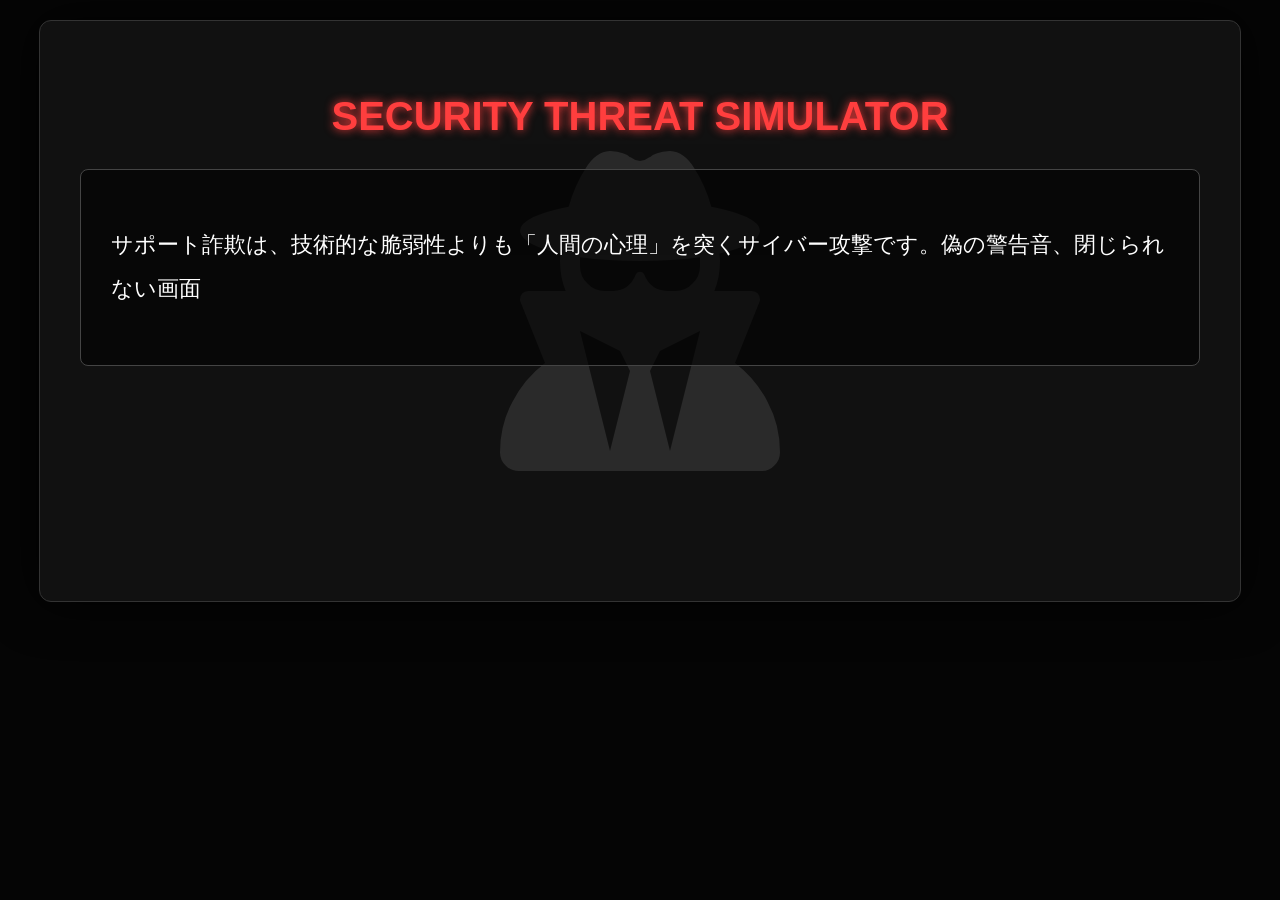
<file: support-scam/index.html>
<!DOCTYPE html>
<html lang="ja">
<head>
    <meta charset="UTF-8">
    <meta name="viewport" content="width=device-width, initial-scale=1.0">
    <title>SECURITY THREAT SIMULATOR</title>
    <link rel="stylesheet" href="style.css">
    <link rel="stylesheet" href="https://cdnjs.cloudflare.com/ajax/libs/font-awesome/6.4.0/css/all.min.css">
</head>
<body>

<div id="simulator-container">
    <section id="intro-screen" class="screen">
        <div class="hacker-bg-layer">
            <i class="fas fa-user-secret"></i>
        </div>
        <header><h1>SECURITY THREAT SIMULATOR</h1></header>
        <div class="intro-content"><p id="intro-text"></p></div>
        <div class="footer-btn">
            <button class="primary-btn hidden" id="to-alert-btn" onclick="showFakeAlert()">シミュレーション開始</button>
        </div>
    </section>

    <section id="alert-screen" class="screen hidden alert-overlay">
        <div class="fake-window">
            <div class="ms-header"><i class="fab fa-microsoft"></i> Microsoft Windows Security</div>
            <div class="alert-content">
                <h2 class="blink-red">重大な脅威が検出されました</h2>
                <div class="error-code">エラーコード: 0x80244017 / 脅威: Trojan.Spyware.Banker</div>
                <p>あなたのPCはスパイウェアに感染しています。<br>個人情報流出を防ぐため、直ちにサポートへ連絡してください。</p>
                <div class="phone-num">050-XXXX-XXXX</div>
                <button class="call-btn" onclick="startGame()">
                    <i class="fas fa-phone-volume"></i> 今すぐ電話をかける
                </button>
            </div>
        </div>
    </section>

    <section id="main-game" class="screen hidden">
        <header>
            <div id="turn-badge">PROGRESS: <span id="progress-percent">0</span>%</div>
            <h2>SUPPORT SCAM SESSION</h2>
        </header>

        <div id="status-display-row">
            <div class="status-group">
                <span><i class="fas fa-exclamation-triangle"></i> 危険度レベル</span>
                <span id="crisis-level" class="value safe">LEVEL 1</span>
            </div>
            <div class="status-group">
                <span><i class="fas fa-desktop"></i> PC状態</span>
                <span id="pc-status" class="value safe">SECURE</span>
            </div>
        </div>
        
        <div class="gauge-container">
            <div class="gauge"><div id="gauge-fill" class="gauge-fill"></div></div>
        </div>

        <div id="interaction-grid">
            <div class="column-left">
                <div class="visual-icon-box">
                    <i class="fas fa-user" style="color: #00d4ff;"></i>
                    <p>YOU</p>
                </div>
                <div id="player-status-text" class="blinking-text">Waiting for your action...</div>
                <div id="choices-area"></div>
            </div>
            
            <div class="column-center">
                <div id="dialogue-panel">
                    <div class="bubble hacker-bubble"><p id="scenario-text"></p></div>
                    <div class="bubble player-bubble hidden" id="player-bubble"><p id="player-response-text"></p></div>
                </div>
            </div>

            <div class="column-right">
                <div class="visual-icon-box hacker-box">
                    <i class="fas fa-user-secret" style="color: #ff3e3e;"></i>
                    <p>HACKER</p>
                </div>
                
                <div id="screen-monitor" class="monitor-off">
                    <div id="fake-eventvwr" class="fake-tool hidden">
                        <div class="tool-header">イベント ビューアー</div>
                        <div class="tool-body">
                            <div class="log-row error"><i class="fas fa-times-circle"></i> Error: Kernel-Power</div>
                            <div class="log-row error"><i class="fas fa-times-circle"></i> Critical: System</div>
                            <div class="log-row error"><i class="fas fa-times-circle"></i> Error: AppModel</div>
                            <div class="log-row error"><i class="fas fa-times-circle"></i> Error: 0x80004005</div>
                        </div>
                    </div>
                    <div id="fake-cmd-tree" class="fake-tool hidden">
                        <div class="tool-header">C:\Windows\System32\cmd.exe</div>
                        <div class="tool-body terminal-text" id="tree-output"></div>
                    </div>
                    <div id="fake-cmd-netstat" class="fake-tool hidden">
                        <div class="tool-header">Network Statistics</div>
                        <div class="tool-body terminal-text" id="netstat-output"></div>
                    </div>
                    <div id="remote-overlay" class="fake-tool hidden">
                        <div class="remote-warning">
                            <i class="fas fa-network-wired"></i><br>REMOTE CONNECTED<br>Target: AnyDesk
                        </div>
                    </div>
                </div>
            </div>
        </div>

        <div id="explanation-container">
            <div class="toggle-header">
                <div class="toggle-label">
                    <i class="fas fa-book-open"></i> 攻撃手法の技術解説
                    <span class="toggle-sub">（IPA「サポート詐欺レポート」準拠）</span>
                </div>
                <div class="toggle-control">
                    <span class="off-text">OFF</span>
                    <label class="switch">
                        <input type="checkbox" id="desc-toggle" onchange="toggleDescription()">
                        <span class="slider round"></span>
                    </label>
                    <span class="on-text">ON</span>
                </div>
            </div>
            <div id="description-panel" class="hidden-desc">
                <p id="description-text"></p>
            </div>
        </div>
    </section>

    <section id="result-area" class="screen hidden">
        <div class="result-container">
            <header class="result-header">
                <h2>AFTER-ACTION REPORT</h2>
                <div id="final-verdict-badge" class="verdict-badge"></div>
            </header>
            
            <div class="stats-summary">
                <div class="stat-box damage">
                    <div class="stat-icon"><i class="fas fa-yen-sign"></i></div>
                    <div class="stat-label">総被害額</div>
                    <div class="stat-value" id="res-money">0</div>
                </div>
                <div class="stat-box security">
                    <div class="stat-icon"><i class="fas fa-shield-alt"></i></div>
                    <div class="stat-label">セキュリティ状態</div>
                    <div class="stat-value" id="res-security">UNKNOWN</div>
                </div>
            </div>

            <div class="result-details-grid">
                <div class="detail-card player-loss">
                    <h3><i class="fas fa-biohazard"></i> あなたが被った損害</h3>
                    <ul id="player-damage" class="detail-list"></ul>
                </div>
                <div class="detail-card hacker-gain">
                    <h3><i class="fas fa-user-secret"></i> ハッカーが得たもの</h3>
                    <ul id="hacker-benefit" class="detail-list"></ul>
                </div>
            </div>

            <div id="post-scam-checklist" class="action-plan">
                <h3><i class="fas fa-clipboard-check"></i> 緊急対応チェックリスト</h3>
                <ul>
                    <li><strong><i class="fas fa-wifi"></i> ネットワーク遮断:</strong> Wi-Fiを切り、LANケーブルを直ちに抜いてください。</li>
                    <li><strong><i class="fas fa-key"></i> パスワード変更:</strong> 感染していない別のスマホ等から、全サービスのパスワードを変更してください。</li>
                    <li><strong><i class="fas fa-phone"></i> 通報・相談:</strong> 警察相談専用電話またはIPAへ連絡してください。</li>
                    <li><strong><i class="fas fa-hdd"></i> 初期化:</strong> 専門知識がない場合、PCを初期化しバックアップから復元するのが確実です。</li>
                </ul>
            </div>
            <button class="retry-btn pulsate-btn" onclick="location.reload()">シミュレーションを終了して再開</button>
        </div>
    </section>
</div>

<script src="script.js"></script>
</body>
</html>
</file>
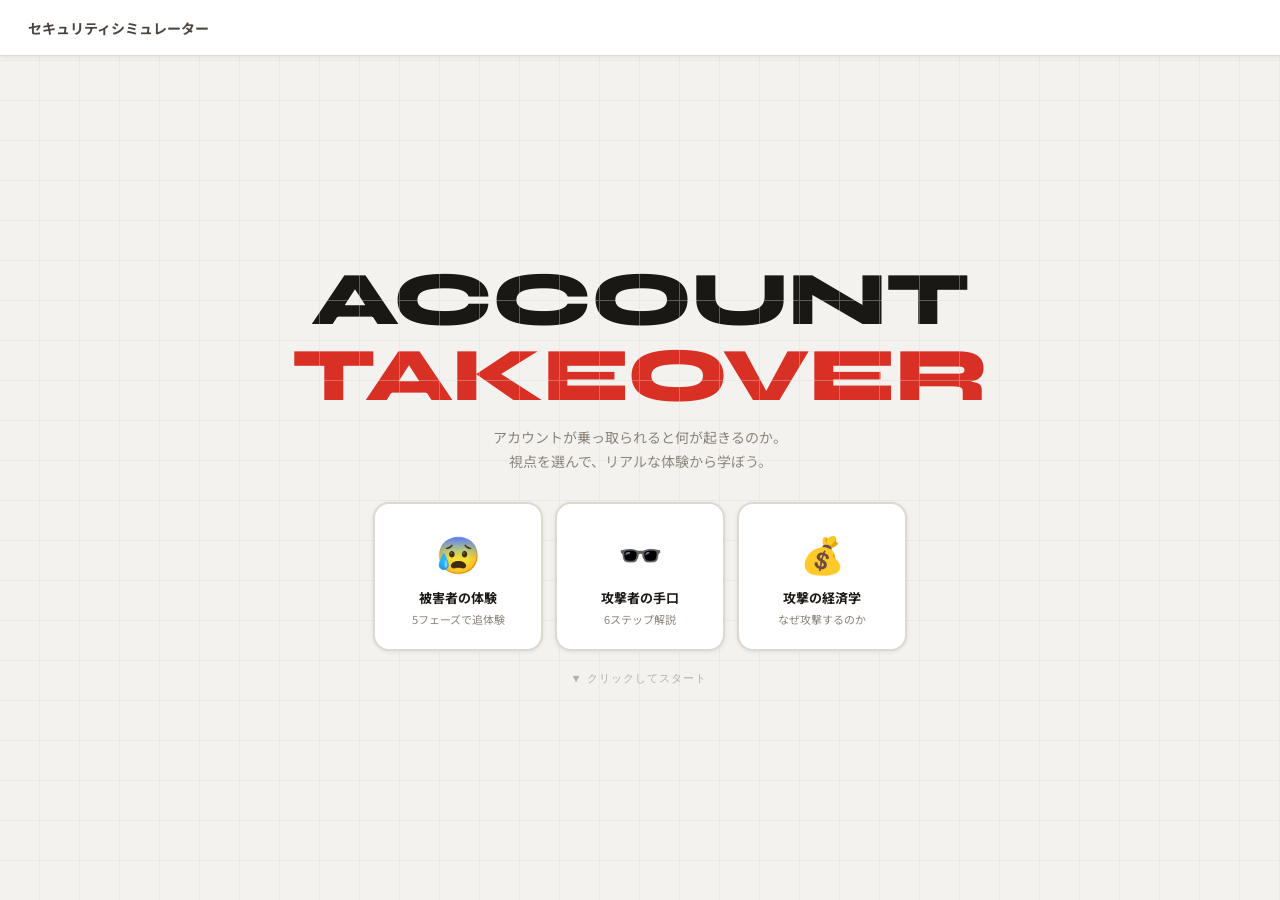
<file: account-takeover-simulator.html>
<!DOCTYPE html>
<html lang="ja">
<head>
<meta charset="UTF-8">
<meta name="viewport" content="width=device-width, initial-scale=1.0">
<title>アカウント乗っ取りシミュレーター</title>
<link href="https://fonts.googleapis.com/css2?family=Noto+Sans+JP:wght@300;400;500;700;900&family=Share+Tech+Mono&family=Syne:wght@700;800&display=swap" rel="stylesheet">
<style>
:root {
  --white:#ffffff;--bg:#f4f2ee;--bg2:#ede9e3;--surface:#ffffff;--surface2:#faf9f7;
  --border:#ddd9d0;--border2:#c8c2b8;--text:#1a1814;--text2:#4a453e;--text3:#8a847a;
  --red:#d93025;--red-light:#fde8e6;--red-mid:#f5c3be;
  --orange:#e06c1a;--orange-light:#fef0e3;
  --yellow:#c89600;--yellow-light:#fdf6dc;
  --green:#1a7a40;--green-light:#e6f4ec;
  --blue:#1a5fa8;--blue-light:#e6f0fb;
  --purple:#6b3fa0;--purple-light:#f0eafa;
  --mono:'Share Tech Mono',monospace;
  --sans:'Noto Sans JP',sans-serif;
  --display:'Syne',sans-serif;
  --sh-sm:0 1px 4px rgba(0,0,0,0.08);
  --sh:0 4px 16px rgba(0,0,0,0.1);
  --sh-lg:0 12px 40px rgba(0,0,0,0.14);
}
*{margin:0;padding:0;box-sizing:border-box}
html{scroll-behavior:smooth}
body{background:var(--bg);color:var(--text);font-family:var(--sans);min-height:100vh;-webkit-font-smoothing:antialiased}

/* HEADER */
.app-header{background:var(--white);border-bottom:1px solid var(--border);padding:0 28px;height:56px;display:flex;align-items:center;justify-content:space-between;position:sticky;top:0;z-index:200;box-shadow:var(--sh-sm)}
.header-left{display:flex;align-items:center;gap:12px}
.header-badge{background:var(--red);color:white;font-family:var(--mono);font-size:10px;padding:3px 8px;border-radius:3px;letter-spacing:1px}
.header-title{font-size:14px;font-weight:700;color:var(--text2)}
.home-btn{padding:6px 16px;border-radius:20px;border:1.5px solid var(--border);background:transparent;font-family:var(--sans);font-size:12px;font-weight:500;color:var(--text3);cursor:pointer;transition:all .2s;display:none}
.home-btn:hover{border-color:var(--border2);color:var(--text)}

/* SCREENS */
.screen{display:none}
.screen.active{display:block}

/* TITLE SCREEN */
#screen-title{min-height:calc(100vh - 56px);display:flex;flex-direction:column;align-items:center;justify-content:center;padding:32px 24px 40px;text-align:center;background:var(--bg);position:relative;overflow:hidden}
.title-grid-bg{position:absolute;inset:0;background-image:repeating-linear-gradient(0deg,transparent,transparent 39px,var(--border) 39px,var(--border) 40px),repeating-linear-gradient(90deg,transparent,transparent 39px,var(--border) 39px,var(--border) 40px);opacity:.35;pointer-events:none}
.title-h1{font-family:var(--display);font-size:clamp(36px,7vw,76px);font-weight:800;line-height:1.0;letter-spacing:-1px;margin-bottom:12px}
.title-h1 .accent{color:var(--red);display:block}
.title-desc{font-size:14px;color:var(--text3);max-width:440px;margin:0 auto 28px;line-height:1.7}
.mode-cards{display:flex;gap:12px;flex-wrap:wrap;justify-content:center}
.mode-card{background:var(--white);border:2px solid var(--border);border-radius:16px;padding:22px 20px;cursor:pointer;transition:all .25s;width:170px;text-align:center;box-shadow:var(--sh-sm);position:relative;overflow:hidden}
.mode-card::after{content:'';position:absolute;bottom:0;left:0;right:0;height:4px;opacity:0;transition:opacity .2s}
.mode-card.victim::after{background:linear-gradient(90deg,var(--orange),var(--red))}
.mode-card.hacker::after{background:linear-gradient(90deg,#a00020,#c00030)}
.mode-card.econ::after{background:linear-gradient(90deg,var(--green),#0a5a28)}
.mode-card:hover{transform:translateY(-4px);box-shadow:var(--sh-lg);border-color:var(--border2)}
.mode-card:hover::after{opacity:1}
.mc-icon{font-size:36px;margin-bottom:10px;display:block}
.mc-label{font-size:13px;font-weight:700;margin-bottom:4px}
.mc-sub{font-size:11px;color:var(--text3)}
.title-scroll-hint{margin-top:20px;font-size:11px;color:var(--text3);font-family:var(--mono);letter-spacing:1px;opacity:.6;animation:hintBob 2s ease-in-out infinite}
@keyframes hintBob{0%,100%{transform:translateY(0)}50%{transform:translateY(4px)}}

/* GAME SCREEN */
#screen-game.active{display:block;min-height:calc(100vh - 56px)}

/* PROGRESS */
.progress-wrap{background:var(--white);border-bottom:1px solid var(--border);padding:14px 28px;position:sticky;top:56px;z-index:100}
.progress-top{display:flex;justify-content:space-between;align-items:center;margin-bottom:8px}
.progress-mode{font-family:var(--mono);font-size:11px;letter-spacing:2px;text-transform:uppercase;padding:3px 10px;border-radius:100px;border:1.5px solid}
.progress-counter{font-size:12px;color:var(--text3);font-family:var(--mono)}
.progress-track{height:6px;background:var(--bg2);border-radius:3px;overflow:hidden}
.progress-bar{height:100%;border-radius:3px;transition:width .6s cubic-bezier(.34,1.56,.64,1)}
.dots-row{display:flex;gap:5px;justify-content:center;margin-top:8px}
.dot-pip{width:8px;height:8px;border-radius:4px;background:var(--border);transition:all .3s}
.dot-pip.done{background:var(--border2)}
.dot-pip.active{width:22px}

/* PHASE CONTAINER */
.phase-wrap{max-width:760px;margin:0 auto;padding:36px 24px 0}

/* PHASE CARD */
.phase-card{background:var(--white);border-radius:20px;box-shadow:var(--sh);overflow:hidden;animation:cardIn .4s cubic-bezier(.22,1,.36,1) both}
@keyframes cardIn{from{opacity:0;transform:translateY(20px) scale(.98)}to{opacity:1;transform:translateY(0) scale(1)}}
.phase-head{padding:26px 30px 22px;border-bottom:1px solid var(--border);position:relative}
.phase-step-tag{font-family:var(--mono);font-size:10px;letter-spacing:3px;text-transform:uppercase;margin-bottom:8px;display:flex;align-items:center;gap:8px}
.step-dot{width:8px;height:8px;border-radius:50%;flex-shrink:0}
.phase-title{font-family:var(--display);font-size:clamp(18px,3.5vw,26px);font-weight:700;line-height:1.3}
.phase-num-bg{position:absolute;right:24px;top:16px;font-family:var(--display);font-size:88px;line-height:1;opacity:.05;pointer-events:none}
.phase-body{padding:26px 30px}
.phase-desc{font-size:15px;line-height:1.9;color:var(--text2);margin-bottom:22px}

/* EMAIL MOCKUP */
.email-mock{background:var(--surface2);border:1.5px solid var(--border);border-radius:12px;overflow:hidden;margin:16px 0}
.email-bar{background:var(--bg2);padding:9px 16px;display:flex;align-items:center;gap:8px;border-bottom:1px solid var(--border)}
.em-dots{display:flex;gap:5px}
.em-dot{width:10px;height:10px;border-radius:50%}
.em-app{font-size:12px;color:var(--text3);font-weight:600;margin-left:4px}
.email-inner{padding:14px 18px}
.em-row{display:flex;gap:10px;margin-bottom:7px;font-size:13px}
.em-lbl{color:var(--text3);width:55px;flex-shrink:0;font-weight:500}
.em-val{color:var(--text)}
.em-val.danger{color:var(--red);font-family:var(--mono);font-size:11.5px}
.em-val.warn{color:var(--orange)}
.em-hr{height:1px;background:var(--border);margin:10px 0}
.em-body{font-size:13px;color:var(--text2);line-height:1.8}
.em-cta{display:inline-block;margin-top:12px;background:#ff9900;color:white;font-size:13px;font-weight:700;padding:9px 22px;border-radius:6px;cursor:default}
.em-phish{display:inline-flex;align-items:center;gap:5px;background:var(--red-light);border:1px solid var(--red-mid);color:var(--red);font-size:11px;font-family:var(--mono);padding:3px 9px;border-radius:4px;margin-top:8px}

/* PHONE MOCKUP */
.phone-mock{background:#1c1c1e;border-radius:34px;padding:22px 18px;max-width:320px;margin:18px auto;box-shadow:0 20px 60px rgba(0,0,0,.25),inset 0 1px 0 rgba(255,255,255,.1)}
.phone-notch{width:96px;height:24px;background:#000;border-radius:12px;margin:0 auto 18px;display:flex;align-items:center;justify-content:center}
.phone-cam{width:9px;height:9px;border-radius:50%;background:#111;border:1px solid #333}
.phone-time{text-align:center;color:white;font-size:50px;font-weight:200;letter-spacing:-2px;margin-bottom:3px}
.phone-date{text-align:center;color:rgba(255,255,255,.65);font-size:13px;margin-bottom:18px}
.notif-card{background:rgba(255,255,255,.14);backdrop-filter:blur(20px);border-radius:14px;padding:11px 14px;display:flex;gap:10px;margin-bottom:7px;animation:notifDrop .5s cubic-bezier(.22,1,.36,1) both;border:1px solid rgba(255,255,255,.1)}
@keyframes notifDrop{from{opacity:0;transform:translateY(-14px)}to{opacity:1;transform:translateY(0)}}
.notif-ico{width:34px;height:34px;border-radius:8px;display:flex;align-items:center;justify-content:center;font-size:18px;flex-shrink:0}
.notif-txt{flex:1}
.notif-app{font-size:10px;color:rgba(255,255,255,.55);margin-bottom:2px}
.notif-h{font-size:13px;font-weight:600;color:white;margin-bottom:1px}
.notif-b{font-size:11.5px;color:rgba(255,255,255,.65);line-height:1.4}
.notif-t{font-size:10px;color:rgba(255,255,255,.35);flex-shrink:0;align-self:flex-start}

/* TERMINAL */
.terminal{background:#1e1e2e;border-radius:12px;overflow:hidden;margin:16px 0;box-shadow:var(--sh)}
.term-bar{background:#2a2a3e;padding:9px 16px;display:flex;align-items:center;gap:7px;border-bottom:1px solid rgba(255,255,255,.05)}
.term-dot{width:10px;height:10px;border-radius:50%}
.term-name{font-size:12px;color:rgba(255,255,255,.35);margin-left:8px;font-family:var(--mono)}
.term-body{padding:14px 18px;font-family:var(--mono);font-size:12.5px;line-height:2}
.t-line{display:flex;gap:7px}
.t-prompt{color:#50fa7b;flex-shrink:0}
.t-cmd{color:#f8f8f2}
.t-out{color:#6272a4}
.t-ok{color:#50fa7b}
.t-warn{color:#ffb86c}
.t-err{color:#ff5555}
.t-info{color:#8be9fd}

/* STATS */
.stat-grid{display:grid;grid-template-columns:repeat(auto-fit,minmax(150px,1fr));gap:10px;margin:18px 0}
.stat-box{background:var(--surface2);border:1.5px solid var(--border);border-radius:12px;padding:14px 16px;text-align:center}
.stat-v{font-family:var(--display);font-size:26px;line-height:1.1;margin-bottom:4px}
.stat-l{font-size:11px;color:var(--text3);font-weight:500}

/* INFO NOTE */
.info-note{border-radius:10px;padding:12px 16px;font-size:13px;line-height:1.8;display:flex;gap:10px;margin:14px 0}
.in-icon{flex-shrink:0;font-size:15px;margin-top:2px}
.info-note.warn{background:var(--yellow-light);border:1px solid #e8d000;color:#5a4000}
.info-note.danger{background:var(--red-light);border:1px solid var(--red-mid);color:#7a0010}
.info-note.tip{background:var(--blue-light);border:1px solid #a8c8f0;color:#0a3060}
.info-note.good{background:var(--green-light);border:1px solid #a0d8b8;color:#0a4020}

/* TAGS */
.tags{display:flex;flex-wrap:wrap;gap:7px;margin:14px 0}
.tag{padding:4px 11px;border-radius:100px;font-size:11.5px;font-weight:600;border:1.5px solid}
.tag.red{background:var(--red-light);color:var(--red);border-color:var(--red-mid)}
.tag.orange{background:var(--orange-light);border-color:#f0c090;color:var(--orange)}
.tag.purple{background:var(--purple-light);border-color:#c8a8e8;color:var(--purple)}
.tag.green{background:var(--green-light);border-color:#a0d8b8;color:var(--green)}
.tag.blue{background:var(--blue-light);border-color:#a8c8f0;color:var(--blue)}

/* RIPPLE */
.ripple-wrap{position:relative;height:280px;display:flex;align-items:center;justify-content:center;margin:18px 0;background:var(--surface2);border-radius:16px;border:1.5px solid var(--border);overflow:hidden}
.r-ring{position:absolute;border-radius:50%;top:50%;left:50%;transform:translate(-50%,-50%);border:1.5px solid rgba(217,48,37,.22);animation:rRipple 3s ease-out infinite;pointer-events:none}
.r-ring:nth-child(1){width:76px;height:76px;animation-delay:0s}
.r-ring:nth-child(2){width:156px;height:156px;animation-delay:.9s}
.r-ring:nth-child(3){width:256px;height:256px;animation-delay:1.8s}
@keyframes rRipple{0%{opacity:.9;transform:translate(-50%,-50%) scale(.7)}100%{opacity:0;transform:translate(-50%,-50%) scale(1.1)}}
.r-center{position:relative;z-index:10;text-align:center;background:var(--red-light);border:2px solid var(--red-mid);border-radius:50%;width:68px;height:68px;display:flex;flex-direction:column;align-items:center;justify-content:center}
.r-ico{font-size:22px}
.r-lbl{font-size:8px;font-family:var(--mono);color:var(--red)}
.r-svc{position:absolute;display:flex;flex-direction:column;align-items:center;gap:2px;animation:rFloat 3.5s ease-in-out infinite}
.r-svc .ri{font-size:20px}
.r-svc .rl{font-size:9px;font-family:var(--mono);background:var(--red-light);color:var(--red);padding:1px 5px;border-radius:3px;border:1px solid var(--red-mid)}
@keyframes rFloat{0%,100%{transform:translateY(0)}50%{transform:translateY(-5px)}}
.rs1{top:8%;left:6%}.rs2{top:6%;right:8%}.rs3{bottom:10%;left:5%}.rs4{bottom:8%;right:6%}
.rs5{top:50%;left:2%;transform:translateY(-50%)}.rs6{top:50%;right:2%;transform:translateY(-50%)}
.rs7{top:1%;left:38%}.rs8{bottom:1%;left:38%}

/* TABLE */
.data-table{width:100%;border-collapse:collapse;font-size:13px;margin:14px 0}
.data-table th{background:var(--bg2);padding:10px 14px;text-align:left;font-size:11px;font-family:var(--mono);letter-spacing:1px;color:var(--text3);border-bottom:1.5px solid var(--border)}
.data-table td{padding:11px 14px;border-bottom:1px solid var(--border);vertical-align:middle}
.data-table tr:hover td{background:var(--surface2)}
.vg{color:var(--green);font-family:var(--mono);font-weight:700}
.vr{color:var(--red);font-family:var(--mono)}
.v-roi{font-family:var(--mono);font-weight:700;font-size:12px;background:var(--green-light);color:var(--green);padding:2px 8px;border-radius:4px}

/* BAR CHART */
.bars{margin:16px 0}
.bar-row{display:flex;align-items:center;gap:10px;margin-bottom:9px}
.bar-lbl{width:128px;font-size:12px;color:var(--text2);text-align:right;flex-shrink:0}
.bar-track{flex:1;background:var(--bg2);border-radius:4px;height:28px;overflow:hidden}
.bar-fill{height:100%;border-radius:4px;display:flex;align-items:center;padding:0 12px;font-family:var(--mono);font-size:11px;font-weight:700;color:white;animation:bGrow .8s cubic-bezier(.34,1.2,.64,1) both;transform-origin:left;white-space:nowrap}
@keyframes bGrow{from{transform:scaleX(0)}to{transform:scaleX(1)}}

/* DEFENSE */
.def-grid{display:grid;grid-template-columns:repeat(auto-fit,minmax(210px,1fr));gap:12px;margin:16px 0}
.def-card{background:var(--surface2);border:1.5px solid var(--border);border-left:4px solid var(--green);border-radius:10px;padding:14px 16px}
.def-i{font-size:22px;margin-bottom:8px}
.def-t{font-size:13px;font-weight:700;color:var(--green);margin-bottom:5px}
.def-d{font-size:12px;color:var(--text2);line-height:1.7}

/* ACTION AREA — inline at bottom of content, not fixed */
.action-area{display:flex;justify-content:center;gap:10px;padding:32px 24px 48px;max-width:760px;margin:0 auto}
.action-area.hidden{display:none}
.act-btn{display:flex;align-items:center;gap:10px;padding:14px 32px;border-radius:14px;border:none;font-family:var(--sans);font-size:15px;font-weight:700;cursor:pointer;transition:all .2s;box-shadow:var(--sh);position:relative;overflow:hidden}
.act-btn::after{content:'';position:absolute;inset:0;background:rgba(255,255,255,.18);opacity:0;transition:opacity .15s}
.act-btn:hover::after{opacity:1}
.act-btn:active{transform:scale(.97)}
.act-btn.primary{background:var(--text);color:white}
.act-btn.danger{background:var(--red);color:white}
.act-btn.orange{background:var(--orange);color:white}
.act-btn.green{background:var(--green);color:white}
.act-btn.back{background:var(--white);color:var(--text2);border:1.5px solid var(--border);box-shadow:var(--sh-sm);padding:15px 22px}
.btn-arr{font-size:18px;transition:transform .2s}
.act-btn:hover .btn-arr{transform:translateX(4px)}

/* FLASH */
.flash{display:none;position:fixed;inset:0;background:rgba(217,48,37,.07);pointer-events:none;z-index:400;animation:flashA .45s ease-out both}
@keyframes flashA{0%{opacity:1}100%{opacity:0}}

/* TYPEWRITER cursor blink on desc */
.phase-desc::after{content:'▋';display:inline-block;animation:twCursor .7s step-end infinite;opacity:0}
.phase-desc.typing::after{opacity:1}
@keyframes twCursor{0%,100%{opacity:1}50%{opacity:0}}

/* COMPLETE */
.complete-card{background:var(--white);border-radius:20px;padding:44px 32px;text-align:center;box-shadow:var(--sh-lg);animation:cardIn .4s cubic-bezier(.22,1,.36,1) both;margin-top:24px}
.comp-ico{font-size:60px;margin-bottom:14px;display:block}
.comp-title{font-family:var(--display);font-size:30px;font-weight:700;margin-bottom:12px}
.comp-desc{font-size:15px;color:var(--text2);line-height:1.85;margin-bottom:30px;max-width:460px;margin-left:auto;margin-right:auto}
.comp-btns{display:flex;gap:10px;justify-content:center;flex-wrap:wrap}
.comp-btn{padding:13px 28px;border-radius:12px;border:2px solid var(--border);background:var(--white);font-family:var(--sans);font-size:14px;font-weight:700;color:var(--text);cursor:pointer;transition:all .2s}
.comp-btn:hover{background:var(--bg2)}
.comp-btn.filled{background:var(--text);color:white;border-color:var(--text)}

/* COLOR THEMING per mode */
.mode-victim .progress-mode{color:var(--red);border-color:var(--red-mid);background:var(--red-light)}
.mode-victim .dot-pip.active{background:var(--red)}
.mode-victim .dot-pip.done{background:var(--red-mid)}
.mode-victim .progress-bar{background:linear-gradient(90deg,var(--orange),var(--red))}

.mode-hacker .progress-mode{color:#8a0010;border-color:#e8a0a0;background:#fff0f0}
.mode-hacker .dot-pip.active{background:#a00020}
.mode-hacker .dot-pip.done{background:#e0a0a8}
.mode-hacker .progress-bar{background:linear-gradient(90deg,#b00020,#800010)}

.mode-econ .progress-mode{color:var(--green);border-color:#a0d8b8;background:var(--green-light)}
.mode-econ .dot-pip.active{background:var(--green)}
.mode-econ .dot-pip.done{background:#80c09a}
.mode-econ .progress-bar{background:linear-gradient(90deg,#1a8a40,var(--green))}

::-webkit-scrollbar{width:5px}
::-webkit-scrollbar-track{background:var(--bg)}
::-webkit-scrollbar-thumb{background:var(--border2);border-radius:3px}

@media(max-width:600px){
  .phase-wrap{padding:20px 14px 0}
  .phase-head,.phase-body{padding:18px}
  .mode-cards{gap:10px}
  .mode-card{width:140px;padding:24px 16px}
}
</style>
</head>
<body>

<div class="flash" id="flash"></div>

<header class="app-header">
  <div class="header-left">
    <div class="header-title">セキュリティシミュレーター</div>
  </div>
  <button class="home-btn" id="homeBtn" onclick="goHome()">← ホームに戻る</button>
</header>

<!-- ████ TITLE ████ -->
<div class="screen active" id="screen-title">
  <div class="title-grid-bg"></div>
  <h1 class="title-h1">ACCOUNT<span class="accent">TAKEOVER</span></h1>
  <p class="title-desc">アカウントが乗っ取られると何が起きるのか。<br>視点を選んで、リアルな体験から学ぼう。</p>
  <div class="mode-cards">
    <div class="mode-card victim" onclick="startMode('victim')">
      <span class="mc-icon">😰</span>
      <div class="mc-label">被害者の体験</div>
      <div class="mc-sub">5フェーズで追体験</div>
    </div>
    <div class="mode-card hacker" onclick="startMode('hacker')">
      <span class="mc-icon">🕶️</span>
      <div class="mc-label">攻撃者の手口</div>
      <div class="mc-sub">6ステップ解説</div>
    </div>
    <div class="mode-card econ" onclick="startMode('econ')">
      <span class="mc-icon">💰</span>
      <div class="mc-label">攻撃の経済学</div>
      <div class="mc-sub">なぜ攻撃するのか</div>
    </div>
  </div>
  <div class="title-scroll-hint">▼ クリックしてスタート</div>
</div>

<!-- ████ GAME ████ -->
<div class="screen" id="screen-game">
  <div id="game-anchor" style="position:relative;top:0"></div>
  <div class="progress-wrap" id="progressWrap">
    <div class="progress-top">
      <span class="progress-mode" id="progressLabel">—</span>
      <span class="progress-counter" id="progressCounter">1 / 1</span>
    </div>
    <div class="progress-track"><div class="progress-bar" id="progressBar" style="width:0%"></div></div>
    <div class="dots-row" id="dotRow"></div>
  </div>
  <div class="phase-wrap" id="phaseWrap"></div>
  <div class="action-area" id="actionArea"></div>
</div>

<script>
/* ===== DATA ===== */
const MODES = {

victim:{
  label:'😰 被害者の体験',
  cls:'mode-victim',
  phases:[
    {
      step:'PHASE 1 — 侵害のきっかけ',
      stepColor:'#c89600',
      title:'フィッシングメールが届く',
      desc:'今日、いつも使っているショッピングサイトから「不審なログインを検知した」というメールが届いた。見た目はいつものメールと全く同じだ。急いでいたこともあり、リンクをクリックしてしまった。',
      html:`
        <div class="email-mock">
          <div class="email-bar">
            <div class="em-dots"><div class="em-dot" style="background:#ff5f57"></div><div class="em-dot" style="background:#febc2e"></div><div class="em-dot" style="background:#28c840"></div></div>
            <div class="em-app">📧 メール</div>
          </div>
          <div class="email-inner">
            <div class="em-row"><div class="em-lbl">差出人</div><div class="em-val danger">security@amazon-verify-account-jp.net</div></div>
            <div class="em-row"><div class="em-lbl">宛先</div><div class="em-val">あなた &lt;you@example.com&gt;</div></div>
            <div class="em-row"><div class="em-lbl">件名</div><div class="em-val warn">【緊急】不審なログインを検知しました — 24時間以内にご確認ください</div></div>
            <div class="em-hr"></div>
            <div class="em-body">田中様<br><br>お客様のアカウントに通常と異なる場所からのログインが検知されました。お客様の安全を守るため、アカウントを一時的に制限しています。<br><br>下記ボタンより24時間以内にご本人確認をお願いいたします。確認が行われない場合、アカウントは自動的に停止されます。</div>
            <div class="em-cta">今すぐ確認する ›</div>
            <div><div class="em-phish">⚠️ フィッシング検出 — ドメインが公式と異なります</div></div>
          </div>
        </div>
        <div class="info-note warn"><span class="in-icon">⚠️</span><div>本物のAmazonドメインは <strong>amazon.co.jp</strong>。このメールは <strong>amazon-verify-account-jp.net</strong> という全く別のドメインから送られている。急いでいるとき・疲れているとき、人はこの違いを見逃しやすい。</div></div>`,
      action:{label:'リンクをクリックしてしまった…',icon:'🖱️',color:'orange'},
    },
    {
      step:'PHASE 2 — 侵害発生（気づかない）',
      stepColor:'#e06c1a',
      title:'パスワードを入力してしまった',
      desc:'偽サイトは本物と見分けがつかなかった。URLバーには鍵マークもあった。IDとパスワードを入力して送信した瞬間、その情報は攻撃者のサーバーへ転送された。しかし画面には「確認完了」と表示された。',
      html:`
        <div class="phone-mock">
          <div class="phone-notch"><div class="phone-cam"></div></div>
          <div class="phone-time">14:23</div>
          <div class="phone-date">月曜日 3月5日</div>
          <div class="notif-card" style="animation-delay:.2s">
            <div class="notif-ico" style="background:#1a73e8">🔐</div>
            <div class="notif-txt"><div class="notif-app">Chrome</div><div class="notif-h">パスワードが保存されました</div><div class="notif-b">amazon-verify-account-jp.net</div></div>
            <div class="notif-t">今</div>
          </div>
        </div>
        <div class="info-note danger"><span class="in-icon">🚨</span><div>この瞬間、攻撃者のサーバーに <strong>あなたのID・パスワードが届いた</strong>。被害者は「確認完了」と信じているが、攻撃者は<strong>即座に</strong>自動ツールで18種類のサービスへのログインを試みる。</div></div>
        <div class="stat-grid">
          <div class="stat-box"><div class="stat-v" style="color:var(--red)">0秒</div><div class="stat-l">侵害から悪用開始まで</div></div>
          <div class="stat-box"><div class="stat-v" style="color:var(--orange)">18件</div><div class="stat-l">自動試行されるサービス数</div></div>
          <div class="stat-box"><div class="stat-v" style="color:var(--red)">65%</div><div class="stat-l">パスワード使い回し率</div></div>
        </div>`,
      action:{label:'数時間後…何かがおかしい',icon:'⏩',color:'danger'},
    },
    {
      step:'PHASE 3 — 侵害拡大',
      stepColor:'#d93025',
      title:'突然ログインできなくなった',
      desc:'その夜、いつものようにサイトを開こうとすると「パスワードが違います」と表示された。パスワードリセットを試みると、「登録メールアドレスが変更されています」というメッセージが出た。',
      html:`
        <div class="phone-mock">
          <div class="phone-notch"><div class="phone-cam"></div></div>
          <div class="phone-time">23:47</div>
          <div class="phone-date">月曜日 3月5日</div>
          <div class="notif-card" style="animation-delay:.1s">
            <div class="notif-ico" style="background:#ff9900">📦</div>
            <div class="notif-txt"><div class="notif-app">Amazon</div><div class="notif-h">メールアドレスが変更されました</div><div class="notif-b">new-hacker@protonmail.com に変更されました</div></div>
            <div class="notif-t">9時間前</div>
          </div>
          <div class="notif-card" style="animation-delay:.3s">
            <div class="notif-ico" style="background:#4267B2">📘</div>
            <div class="notif-txt"><div class="notif-app">Facebook</div><div class="notif-h">新しいデバイスからのログイン</div><div class="notif-b">ルーマニア・ブカレスト 14:26</div></div>
            <div class="notif-t">9時間前</div>
          </div>
          <div class="notif-card" style="animation-delay:.5s">
            <div class="notif-ico" style="background:#e60026">🏦</div>
            <div class="notif-txt"><div class="notif-app">楽天銀行</div><div class="notif-h">ログイン通知</div><div class="notif-b">不明なデバイスからログインがありました</div></div>
            <div class="notif-t">8時間前</div>
          </div>
        </div>
        <div class="tags">
          <span class="tag red">アカウント乗っ取り</span><span class="tag orange">個人情報閲覧済み</span><span class="tag red">住所・氏名漏洩</span><span class="tag red">銀行口座侵害</span>
        </div>`,
      action:{label:'被害の全容を確認する',icon:'🔍',color:'danger'},
    },
    {
      step:'PHASE 4 — 金銭被害・連鎖侵害',
      stepColor:'#6b3fa0',
      title:'クレカ不正利用 ＆ パスワード使い回し被害',
      desc:'翌日、クレジットカード会社から不審な取引の連絡が来た。同時に、友人たちから「あなたのLINEから変なメッセージが届いた」という連絡が相次いだ。同じパスワードを使っていた全サービスが被害を受けていた。',
      html:`
        <div class="ripple-wrap">
          <div class="r-ring"></div><div class="r-ring"></div><div class="r-ring"></div>
          <div class="r-center"><div class="r-ico">🔑</div><div class="r-lbl">漏洩PW</div></div>
          <div class="r-svc rs1"><div class="ri">🏦</div><div class="rl">銀行</div></div>
          <div class="r-svc rs2"><div class="ri">💳</div><div class="rl">クレカ</div></div>
          <div class="r-svc rs3"><div class="ri">💬</div><div class="rl">LINE</div></div>
          <div class="r-svc rs4"><div class="ri">📦</div><div class="rl">EC</div></div>
          <div class="r-svc rs5"><div class="ri">📧</div><div class="rl">Gmail</div></div>
          <div class="r-svc rs6"><div class="ri">🏢</div><div class="rl">社内</div></div>
          <div class="r-svc rs7"><div class="ri">🐦</div><div class="rl">SNS</div></div>
          <div class="r-svc rs8"><div class="ri">🎮</div><div class="rl">ゲーム</div></div>
        </div>
        <div class="info-note danger"><span class="in-icon">💀</span><div><strong>パスワード使い回しの代償。</strong> 1つのサービスで漏洩したパスワードが、同じパスワードを使っていた全サービスへの入り口になる。攻撃者は自動ツールで同時多発的に試行し、平均3〜4件で侵害に成功する。</div></div>
        <div class="tags">
          <span class="tag purple">クレカ不正利用 ¥248,000</span><span class="tag purple">銀行振込 ¥80,000</span><span class="tag red">LINE乗っ取り</span><span class="tag red">友人への詐欺メッセージ</span>
        </div>`,
      action:{label:'最終的な被害を見る',icon:'📊',color:'danger'},
    },
    {
      step:'PHASE 5 — 長期的な影響',
      stepColor:'#a00020',
      title:'社会的信用と業務への影響',
      desc:'1週間後。アカウント回復作業が続いている。だが被害はそれだけでは終わらなかった。会社のメールも同じパスワードだったことが判明し、上司から呼び出された。',
      html:`
        <div class="terminal">
          <div class="term-bar"><div class="term-dot" style="background:#ff5f57"></div><div class="term-dot" style="background:#febc2e"></div><div class="term-dot" style="background:#28c840"></div><div class="term-name">被害状況サマリー — 侵害から1週間後</div></div>
          <div class="term-body">
            <div class="t-line"><span class="t-prompt">▶</span><span class="t-cmd"> 金銭被害</span></div>
            <div class="t-line"><span class="t-out">  クレジットカード不正利用         ¥248,000</span></div>
            <div class="t-line"><span class="t-out">  銀行口座不正送金                ¥80,000</span></div>
            <div class="t-line"><span class="t-err">  合計損失                        ¥328,000</span></div>
            <div class="t-line"><span class="t-out"> </span></div>
            <div class="t-line"><span class="t-prompt">▶</span><span class="t-cmd"> SNS・コミュニケーション被害</span></div>
            <div class="t-line"><span class="t-out">  LINEから詐欺メッセージ送信数     328件</span></div>
            <div class="t-line"><span class="t-out">  被害を受けた友人・知人           12名</span></div>
            <div class="t-line"><span class="t-warn">  友人関係の毀損                  修復中</span></div>
            <div class="t-line"><span class="t-out"> </span></div>
            <div class="t-line"><span class="t-prompt">▶</span><span class="t-cmd"> 業務への影響</span></div>
            <div class="t-line"><span class="t-err">  会社メール侵害                  確認中</span></div>
            <div class="t-line"><span class="t-err">  社内システムへの不正アクセス     調査中</span></div>
            <div class="t-line"><span class="t-err">  情報漏洩インシデント報告 要否    審議中</span></div>
            <div class="t-line"><span class="t-out"> </span></div>
            <div class="t-line"><span class="t-prompt">▶</span><span class="t-cmd"> 回復見込み</span></div>
            <div class="t-line"><span class="t-warn">  全アカウント回復まで             3〜8週間</span></div>
            <div class="t-line"><span class="t-warn">  信用情報修正手続き               〜3ヶ月</span></div>
            <div class="t-line"><span class="t-err">  法的対応が必要な可能性           あり</span></div>
          </div>
        </div>
        <div class="info-note tip"><span class="in-icon">💡</span><div><strong>この被害はすべて防げた。</strong> MFAを有効にしてパスワードを使い回さなければ、たとえパスワードが漏洩してもここまでの被害は起きなかった。</div></div>`,
      isLast:true,
      completeIcon:'📖',
      completeTitle:'体験完了',
      completeDesc:'1件のフィッシングが、金銭・社会的信用・業務すべてに影響を与えることを体験しました。次は「攻撃者の手口」で、なぜこの攻撃が繰り返されるのかを学びましょう。',
    },
  ],
},

hacker:{
  label:'🕶️ 攻撃者の手口',
  cls:'mode-hacker',
  phases:[
    {
      step:'STEP 01 — RECONNAISSANCE',
      stepColor:'#8a0010',
      title:'ターゲット選定・情報収集',
      desc:'攻撃者はまず「成功しやすいターゲット」を大量に選定する。企業名簿・SNS・過去の漏洩DBを組み合わせることで、メールアドレスと使用サービスのリストを30分以内に作成できる。',
      html:`
        <div class="terminal">
          <div class="term-bar"><div class="term-dot" style="background:#ff5f57"></div><div class="term-dot" style="background:#febc2e"></div><div class="term-dot" style="background:#28c840"></div><div class="term-name">recon.sh — ターゲットリスト生成</div></div>
          <div class="term-body">
            <div class="t-line"><span class="t-prompt">$</span><span class="t-cmd"> breach_check --domain example-corp.co.jp</span></div>
            <div class="t-line"><span class="t-info">  Checking 23 breach databases...</span></div>
            <div class="t-line"><span class="t-ok">  ✓ Found 1,247 leaked credentials</span></div>
            <div class="t-line"><span class="t-ok">  ✓ Email list extracted: 1,247 addresses</span></div>
            <div class="t-line"><span class="t-out"> </span></div>
            <div class="t-line"><span class="t-prompt">$</span><span class="t-cmd"> linkedin_harvest --company "example-corp" --out targets.txt</span></div>
            <div class="t-line"><span class="t-ok">  ✓ 843 employees found</span></div>
            <div class="t-line"><span class="t-ok">  ✓ Pattern: {firstname}.{lastname}@example-corp.co.jp</span></div>
            <div class="t-line"><span class="t-out"> </span></div>
            <div class="t-line"><span class="t-prompt">$</span><span class="t-cmd"> merge_dedupe targets.txt leaked_creds.txt</span></div>
            <div class="t-line"><span class="t-ok">  ✓ Final target list: 2,090 records ready</span></div>
            <div class="t-line"><span class="t-warn">  ⚡ Ready for phishing campaign</span></div>
          </div>
        </div>
        <div class="info-note warn"><span class="in-icon">📌</span><div>これらのツールの多くは<strong>誰でも入手可能</strong>で、技術的な知識がなくても使用できる。攻撃者にとって情報収集はコスト¥0のフェーズだ。</div></div>
        <div class="stat-grid">
          <div class="stat-box"><div class="stat-v" style="color:var(--red)">¥0</div><div class="stat-l">情報収集コスト</div></div>
          <div class="stat-box"><div class="stat-v" style="color:var(--orange)">30分</div><div class="stat-l">ターゲットリスト作成時間</div></div>
          <div class="stat-box"><div class="stat-v" style="color:var(--red)">2,090件</div><div class="stat-l">取得したターゲット数</div></div>
        </div>`,
      action:{label:'フィッシングキットを準備する',icon:'🖥️',color:'danger'},
    },
    {
      step:'STEP 02 — WEAPONIZE',
      stepColor:'#a00020',
      title:'偽サイトを15分で構築',
      desc:'ダークウェブでは主要サービスの偽サイトを数分で構築できるキットが数千円で販売されている。SSLも自動取得でき、ブラウザの鍵マークも表示される。もはや「技術力」は不要だ。',
      html:`
        <div class="terminal">
          <div class="term-bar"><div class="term-dot" style="background:#ff5f57"></div><div class="term-dot" style="background:#febc2e"></div><div class="term-dot" style="background:#28c840"></div><div class="term-name">evilginx2 — フィッシングサイト構築</div></div>
          <div class="term-body">
            <div class="t-line"><span class="t-prompt">$</span><span class="t-cmd"> ./evilginx -p ./phishlets</span></div>
            <div class="t-line"><span class="t-info">  Loading: amazon, google, microsoft, rakuten, line...</span></div>
            <div class="t-line"><span class="t-prompt">:</span><span class="t-cmd"> phishlets hostname amazon amazon-account-verify.net</span></div>
            <div class="t-line"><span class="t-ok">  ✓ Hostname set</span></div>
            <div class="t-line"><span class="t-prompt">:</span><span class="t-cmd"> phishlets enable amazon</span></div>
            <div class="t-line"><span class="t-ok">  ✓ SSL certificate obtained (Let's Encrypt — FREE)</span></div>
            <div class="t-line"><span class="t-ok">  ✓ Site live: https://amazon-account-verify.net 🔒</span></div>
            <div class="t-line"><span class="t-warn">  ⚡ Credential harvesting: ACTIVE</span></div>
            <div class="t-line"><span class="t-warn">  ⚡ Session cookie capture: ACTIVE</span></div>
          </div>
        </div>
        <div class="info-note danger"><span class="in-icon">🔴</span><div><strong>「鍵マーク＝安全」は過去の話。</strong> 攻撃者はLet's Encryptで無料のSSL証明書を取得できる。ブラウザが「安全」と表示するフィッシングサイトが今や当たり前になっている。</div></div>
        <div class="stat-grid">
          <div class="stat-box"><div class="stat-v" style="color:var(--red)">¥3,000</div><div class="stat-l">フィッシングキット購入費</div></div>
          <div class="stat-box"><div class="stat-v" style="color:var(--orange)">15分</div><div class="stat-l">偽サイト構築時間</div></div>
          <div class="stat-box"><div class="stat-v" style="color:var(--red)">¥0</div><div class="stat-l">SSL証明書取得費</div></div>
        </div>`,
      action:{label:'5万件を一斉送信する',icon:'📨',color:'danger'},
    },
    {
      step:'STEP 03 — DELIVER',
      stepColor:'#b00020',
      title:'数万件一斉送信 — 数の論理',
      desc:'攻撃者は精度より量で勝負する。5万件送って1%がクリックすれば500件。そのうち30%が入力すれば150件の侵害が完成する。1件成功すれば元が取れる。これが攻撃が止まらない根本原因だ。',
      html:`
        <div class="terminal">
          <div class="term-bar"><div class="term-dot" style="background:#ff5f57"></div><div class="term-dot" style="background:#febc2e"></div><div class="term-dot" style="background:#28c840"></div><div class="term-name">campaign — ライブ送信状況</div></div>
          <div class="term-body">
            <div class="t-line"><span class="t-prompt">$</span><span class="t-cmd"> send_campaign --targets 52,000 --template amazon_urgent</span></div>
            <div class="t-line"><span class="t-info">  Sending via botnet (3,200 nodes)...</span></div>
            <div class="t-line"><span class="t-out">  [████████████████████] 52,000 / 52,000 sent</span></div>
            <div class="t-line"><span class="t-out"> </span></div>
            <div class="t-line"><span class="t-info">  Live stats (T+2h):</span></div>
            <div class="t-line"><span class="t-out">  Delivered:            48,210  (92.7%)</span></div>
            <div class="t-line"><span class="t-warn">  Opened:                9,644  (20.0%)</span></div>
            <div class="t-line"><span class="t-warn">  Clicked link:            531  ( 1.1%)</span></div>
            <div class="t-line"><span class="t-ok">  Credentials harvested:   164</span></div>
            <div class="t-line"><span class="t-out"> </span></div>
            <div class="t-line"><span class="t-ok">  Est. yield: ¥1,200,000 〜 ¥8,000,000</span></div>
          </div>
        </div>
        <div class="info-note warn"><span class="in-icon">📊</span><div><strong>成功率1%でも「大成功」。</strong> 送信コストはほぼゼロなので、数の論理が成立する。164件の侵害から数百万〜数千万円の収益が見込める。</div></div>`,
      action:{label:'取得した認証情報を自動悪用する',icon:'⚡',color:'danger'},
    },
    {
      step:'STEP 04 — EXPLOIT',
      stepColor:'#c00020',
      title:'クレデンシャルスタッフィング',
      desc:'取得した認証情報は即座に自動化ツールへ投入される。18種類のサービスに同時並行で試行され、パスワードを使い回しているサービスが次々と侵害される。人の手は一切いらない。',
      html:`
        <div class="terminal">
          <div class="term-bar"><div class="term-dot" style="background:#ff5f57"></div><div class="term-dot" style="background:#febc2e"></div><div class="term-dot" style="background:#28c840"></div><div class="term-name">credstuffer.py — 並列実行中</div></div>
          <div class="term-body">
            <div class="t-line"><span class="t-prompt">$</span><span class="t-cmd"> python credstuffer.py --input harvest.csv --services all</span></div>
            <div class="t-line"><span class="t-info">  Loaded 164 credentials | Testing 18 services in parallel</span></div>
            <div class="t-line"><span class="t-out"> </span></div>
            <div class="t-line"><span class="t-out">  user@example.com :</span></div>
            <div class="t-line"><span class="t-ok">    ✓ amazon.co.jp          LOGIN OK → Card: ****4829</span></div>
            <div class="t-line"><span class="t-ok">    ✓ gmail.com             LOGIN OK → Contacts: 847</span></div>
            <div class="t-line"><span class="t-ok">    ✓ rakuten-bank.co.jp    LOGIN OK → Balance: ¥284,000</span></div>
            <div class="t-line"><span class="t-ok">    ✓ line.me               LOGIN OK → Contacts: 312</span></div>
            <div class="t-line"><span class="t-warn">    ✗ twitter.com           BLOCKED — MFA active</span></div>
            <div class="t-line"><span class="t-warn">    ✗ facebook.com          BLOCKED — MFA active</span></div>
            <div class="t-line"><span class="t-out"> </span></div>
            <div class="t-line"><span class="t-ok">  Hit rate: 4/18 (22%)  Elapsed: 43 seconds</span></div>
          </div>
        </div>
        <div class="info-note tip"><span class="in-icon">💡</span><div><strong>MFAが有効なアカウントは自動でスキップされた。</strong> TwitterとFacebookはMFAが有効だったため、パスワードが漏洩していても攻撃者は侵害できなかった。</div></div>`,
      action:{label:'収益を換金する',icon:'💰',color:'danger'},
    },
    {
      step:'STEP 05 — MONETIZE',
      stepColor:'#c83020',
      title:'多様な換金ルートで即時収益化',
      desc:'侵害したアカウントは複数の方法で即座に換金される。直接的な金銭窃取から情報転売まで、攻撃者は「持っているもの」を最大限に活用する。',
      html:`
        <table class="data-table">
          <thead><tr><th>換金方法</th><th>対象</th><th>収益</th></tr></thead>
          <tbody>
            <tr><td>🏦 銀行口座から即時送金</td><td>楽天銀行 ¥284,000</td><td class="vg">¥280,000</td></tr>
            <tr><td>🛒 クレカでギフトカード購入</td><td>Amazonカード複数枚</td><td class="vg">¥150,000</td></tr>
            <tr><td>📊 認証情報をダークウェブで転売</td><td>164件セット</td><td class="vg">$820</td></tr>
            <tr><td>💬 LINEでなりすまし詐欺</td><td>312人の連絡先</td><td class="vg">¥50,000〜</td></tr>
            <tr><td>📧 メールを踏み台スパム送信</td><td>1日あたり</td><td class="vg">継続収益</td></tr>
          </tbody>
        </table>
        <div class="stat-grid">
          <div class="stat-box"><div class="stat-v" style="color:var(--green)">¥8,000</div><div class="stat-l">今回の総攻撃コスト</div></div>
          <div class="stat-box"><div class="stat-v" style="color:var(--red)">¥500万+</div><div class="stat-l">164件分の期待収益</div></div>
          <div class="stat-box"><div class="stat-v" style="color:var(--green)">600x+</div><div class="stat-l">投資対効果（ROI）</div></div>
        </div>`,
      action:{label:'痕跡を消して長期潜伏する',icon:'👻',color:'danger'},
    },
    {
      step:'STEP 06 — PERSIST',
      stepColor:'#d03828',
      title:'痕跡消去と長期潜伏',
      desc:'換金後も攻撃者はアカウントを手放さない。バックドアを設置して再侵害できる状態を確保し、メールアカウントを静かに監視し続ける。特に企業アカウントは数ヶ月潜伏の標的になりやすい。',
      html:`
        <div class="terminal">
          <div class="term-bar"><div class="term-dot" style="background:#ff5f57"></div><div class="term-dot" style="background:#febc2e"></div><div class="term-dot" style="background:#28c840"></div><div class="term-name">persist.sh — 持続的アクセス確保</div></div>
          <div class="term-body">
            <div class="t-line"><span class="t-prompt">$</span><span class="t-cmd"> backdoor_install --account user@example.com</span></div>
            <div class="t-line"><span class="t-ok">  ✓ Recovery email added: backup@proton.me</span></div>
            <div class="t-line"><span class="t-ok">  ✓ Forward rule: ALL MAIL → monitor@proton.me</span></div>
            <div class="t-line"><span class="t-ok">  ✓ App password generated (bypasses MFA)</span></div>
            <div class="t-line"><span class="t-out"> </span></div>
            <div class="t-line"><span class="t-prompt">$</span><span class="t-cmd"> cover_tracks --wipe-history --spoof-ip</span></div>
            <div class="t-line"><span class="t-ok">  ✓ Login history cleared</span></div>
            <div class="t-line"><span class="t-ok">  ✓ Access logs modified</span></div>
            <div class="t-line"><span class="t-out"> </span></div>
            <div class="t-line"><span class="t-warn">  ⚡ Passive monitoring: ACTIVE</span></div>
            <div class="t-line"><span class="t-warn">  ⚡ Watching: banking emails, new passwords, 2FA codes</span></div>
            <div class="t-line"><span class="t-warn">  ⚡ Next: wait for salary deposit notification</span></div>
          </div>
        </div>
        <div class="info-note danger"><span class="in-icon">👁️</span><div><strong>被害者が「回復した」と思っても、バックドアが残っている場合がある。</strong> メールの転送ルール・復旧用メールアドレス・アプリパスワードを定期的に確認することが重要。</div></div>`,
      isLast:true,
      completeIcon:'🕶️',
      completeTitle:'攻撃の全容を把握',
      completeDesc:'攻撃者がいかに低コスト・高リターンで動いているかを理解しました。次は「攻撃の経済学」で、なぜこの攻撃が止まらないのかを数字で確認しましょう。',
    },
  ],
},

econ:{
  label:'💰 攻撃の経済学',
  cls:'mode-econ',
  phases:[
    {
      step:'ECONOMICS 01 — コスト構造',
      stepColor:'#1a7a40',
      title:'攻撃のコストはほぼゼロ',
      desc:'ハッカーが攻撃をやめない理由はシンプルだ。必要な初期投資は数千円以下で、その後は自動化ツールがほぼ無人で動作する。労働集約的なビジネスではなく、「仕掛けて待つ」モデルだ。',
      html:`
        <table class="data-table">
          <thead><tr><th>攻撃の要素</th><th>コスト</th><th>備考</th></tr></thead>
          <tbody>
            <tr><td>🎣 フィッシングキット（既製品）</td><td class="vr">¥0〜¥5,000</td><td>ダークウェブで購入可能</td></tr>
            <tr><td>🌐 偽ドメイン取得</td><td class="vr">¥500〜¥2,000/年</td><td>1クリックで取得可能</td></tr>
            <tr><td>🔒 SSL証明書</td><td class="vr">¥0</td><td>Let's Encryptで無料取得</td></tr>
            <tr><td>📨 メール一斉送信（5万通）</td><td class="vr">¥1,000〜¥3,000</td><td>ボットネット経由</td></tr>
            <tr><td>⚡ 自動化ツール一式</td><td class="vr">¥0</td><td>オープンソースで無料</td></tr>
            <tr><td>⏱️ 人件費</td><td class="vr">数時間のみ</td><td>セットアップのみ、後は自動</td></tr>
          </tbody>
        </table>
        <div class="stat-grid">
          <div class="stat-box"><div class="stat-v" style="color:var(--red)">¥8,000</div><div class="stat-l">合計攻撃コスト（最大）</div></div>
          <div class="stat-box"><div class="stat-v" style="color:var(--green)">¥500万+</div><div class="stat-l">1キャンペーン期待収益</div></div>
          <div class="stat-box"><div class="stat-v" style="color:var(--green)">600x+</div><div class="stat-l">最低ROI</div></div>
        </div>`,
      action:{label:'収益の多様性を見る',icon:'💸',color:'green'},
    },
    {
      step:'ECONOMICS 02 — 収益源',
      stepColor:'#1a8a40',
      title:'攻撃者の6つの収益モデル',
      desc:'1つのアカウント侵害が、複数の収益源に同時に転換される。直接的な金銭窃取だけでなく、「情報を売る」「サービスとして貸す」という間接的な収益化が攻撃者の利益を最大化する。',
      html:`
        <div class="bars">
          <div class="bar-row"><div class="bar-lbl">ランサムウェア</div><div class="bar-track"><div class="bar-fill" style="width:95%;background:linear-gradient(90deg,#c00020,#e04030);animation-delay:0s">数千万〜数億円</div></div></div>
          <div class="bar-row"><div class="bar-lbl">BEC詐欺</div><div class="bar-track"><div class="bar-fill" style="width:75%;background:linear-gradient(90deg,#c84010,#e06030);animation-delay:.1s">数百万〜数千万円</div></div></div>
          <div class="bar-row"><div class="bar-lbl">クレカ不正利用</div><div class="bar-track"><div class="bar-fill" style="width:55%;background:linear-gradient(90deg,#c87010,#e09030);animation-delay:.2s">数十万〜数百万円</div></div></div>
          <div class="bar-row"><div class="bar-lbl">認証情報転売</div><div class="bar-track"><div class="bar-fill" style="width:38%;background:linear-gradient(90deg,#1a7a40,#2aaa60);animation-delay:.3s">数万〜数十万円</div></div></div>
          <div class="bar-row"><div class="bar-lbl">スパム踏み台</div><div class="bar-track"><div class="bar-fill" style="width:28%;background:linear-gradient(90deg,#1a60a0,#2a80c0);animation-delay:.4s">継続収益</div></div></div>
          <div class="bar-row"><div class="bar-lbl">ポイント窃取</div><div class="bar-track"><div class="bar-fill" style="width:20%;background:linear-gradient(90deg,#6b3fa0,#8b5fc0);animation-delay:.5s">残高依存</div></div></div>
        </div>
        <div class="info-note tip"><span class="in-icon">💡</span><div><strong>収益の多様化が攻撃を持続させる。</strong> 1件のアカウント侵害から平均3〜4種類の収益を同時に得られる。攻撃者は「卸・小売・サービス」の複合ビジネスを展開している。</div></div>`,
      action:{label:'被害の連鎖構造を見る',icon:'🔗',color:'green'},
    },
    {
      step:'ECONOMICS 03 — 連鎖構造',
      stepColor:'#1a8040',
      title:'1件の侵害が引き起こす指数関数的拡大',
      desc:'アカウント乗っ取りの最も恐ろしい特性は「連鎖」だ。1人のパスワード使い回しが、その人の全サービスを侵害し、さらに職場のシステムへの入り口になる。',
      html:`
        <div class="ripple-wrap" style="height:300px">
          <div class="r-ring"></div><div class="r-ring"></div><div class="r-ring"></div>
          <div class="r-center"><div class="r-ico">1件</div><div class="r-lbl">フィッシング</div></div>
          <div class="r-svc rs1"><div class="ri">👤</div><div class="rl">個人被害</div></div>
          <div class="r-svc rs2"><div class="ri">👨‍👩‍👧</div><div class="rl">家族被害</div></div>
          <div class="r-svc rs3"><div class="ri">👥</div><div class="rl">友人被害</div></div>
          <div class="r-svc rs4"><div class="ri">🏢</div><div class="rl">企業被害</div></div>
          <div class="r-svc rs5"><div class="ri">🌐</div><div class="rl">顧客情報</div></div>
          <div class="r-svc rs6"><div class="ri">💊</div><div class="rl">医療情報</div></div>
          <div class="r-svc rs7"><div class="ri">🏛️</div><div class="rl">行政情報</div></div>
          <div class="r-svc rs8"><div class="ri">📈</div><div class="rl">株価影響</div></div>
        </div>
        <div class="info-note danger"><span class="in-icon">⚠️</span><div><strong>実際のケース：</strong> 国内大手企業への攻撃は、1人の社員のフィッシング被害から始まり、最終的に数百万件の顧客情報漏洩と数十億円の損失に発展したケースがある。</div></div>`,
      action:{label:'攻撃者のリスクを見る',icon:'⚖️',color:'green'},
    },
    {
      step:'ECONOMICS 04 — リスク構造',
      stepColor:'#1a9040',
      title:'攻撃者のリスクが低い理由',
      desc:'攻撃者にとって「捕まるリスク」は低い。国際的な管轄の問題、匿名化技術の発達、証拠収集の困難さが重なり、サイバー犯罪の検挙率は極めて低いのが現実だ。',
      html:`
        <table class="data-table">
          <thead><tr><th>リスク要因</th><th>攻撃者の対策</th><th>実態</th></tr></thead>
          <tbody>
            <tr><td>🚔 身元特定</td><td>Tor・VPN・ボットネット経由</td><td class="vr">検挙率 約2%</td></tr>
            <tr><td>🌍 管轄の問題</td><td>被害者と別の国から攻撃</td><td class="vr">国際協力に時間</td></tr>
            <tr><td>💰 資産追跡</td><td>暗号資産でマネーロンダリング</td><td class="vr">追跡困難</td></tr>
            <tr><td>🔒 証拠保全</td><td>ログ自動削除・海外サーバー</td><td class="vr">証拠収集が困難</td></tr>
            <tr><td>⚖️ 罰則（日本）</td><td>—</td><td class="vg">最大10年懲役</td></tr>
          </tbody>
        </table>
        <div class="stat-grid">
          <div class="stat-box"><div class="stat-v" style="color:var(--red)">2%</div><div class="stat-l">サイバー犯罪検挙率（推計）</div></div>
          <div class="stat-box"><div class="stat-v" style="color:var(--orange)">98%</div><div class="stat-l">捕まらない確率</div></div>
          <div class="stat-box"><div class="stat-v" style="color:var(--green)">10年</div><div class="stat-l">最大懲役（不正アクセス禁止法）</div></div>
        </div>
        <div class="info-note warn"><span class="in-icon">⚖️</span><div><strong>「割に合わない」と感じさせることが防御の本質。</strong> 法的リスクが低い現状では、技術的な防御でコストを上げることが最も現実的な対策だ。</div></div>`,
      action:{label:'防御の経済学を見る',icon:'🛡️',color:'green'},
    },
    {
      step:'ECONOMICS 05 — 防御の投資対効果',
      stepColor:'#1a9840',
      title:'対策コスト vs 被害コスト',
      desc:'防御の投資対効果を理解すると、「面倒くさい」という心理的ハードルを乗り越えられる。¥0の投資で数十万〜数百万円の被害を防げる対策がある。',
      html:`
        <table class="data-table">
          <thead><tr><th>対策</th><th>コスト</th><th>防げる被害</th><th>ROI</th></tr></thead>
          <tbody>
            <tr><td>🔐 多要素認証（MFA）有効化</td><td class="vr">¥0・5分</td><td class="vg">侵害の99%防止</td><td class="v-roi">∞</td></tr>
            <tr><td>🎲 パスワードマネージャー</td><td class="vr">¥0〜¥1,000/月</td><td class="vg">連鎖侵害を完全防止</td><td class="v-roi">数万x</td></tr>
            <tr><td>👁️ ログインアラート設定</td><td class="vr">¥0・2分</td><td class="vg">早期発見で被害最小化</td><td class="v-roi">∞</td></tr>
            <tr><td>🏫 社員セキュリティ研修</td><td class="vr">数万円/年</td><td class="vg">企業侵害（数億円）防止</td><td class="v-roi">数万x</td></tr>
          </tbody>
        </table>
        <div class="def-grid">
          <div class="def-card"><div class="def-i">🔐</div><div class="def-t">MFAを今すぐ有効に</div><div class="def-d">パスワードが漏洩しても、MFAがあれば攻撃者はログインできない。全サービスで設定を。</div></div>
          <div class="def-card"><div class="def-i">🎲</div><div class="def-t">パスワードは使い回さない</div><div class="def-d">サービスごとに異なるランダムなパスワードを使用。パスワードマネージャーで管理する。</div></div>
          <div class="def-card"><div class="def-i">👁️</div><div class="def-t">URLを確認する習慣</div><div class="def-d">ドメイン名を確認。正規サービスはメールのリンクからパスワード入力を求めない。</div></div>
          <div class="def-card"><div class="def-i">🔔</div><div class="def-t">ログインアラートをON</div><div class="def-d">不審なログインを即検知。被害範囲は発見の早さに直結する。</div></div>
        </div>`,
      isLast:true,
      completeIcon:'🎓',
      completeTitle:'研修完了',
      completeDesc:'アカウント乗っ取りの経済構造を理解しました。攻撃者にとって「割に合わない」環境を作ることが最も効果的な防御です。今日から実践できる対策を1つ選んで実行しましょう。',
    },
  ],
},
};

/* ===== ENGINE ===== */
let curMode=null, curIdx=0;

function goHome(){
  document.getElementById('screen-title').classList.add('active');
  document.getElementById('screen-game').classList.remove('active');
  document.getElementById('homeBtn').style.display='none';
  window.scrollTo({top:0,behavior:'smooth'});
}

function startMode(mode){
  curMode=mode; curIdx=0;
  const gs=document.getElementById('screen-game');
  gs.className='screen active '+MODES[mode].cls;
  document.getElementById('screen-title').classList.remove('active');
  document.getElementById('homeBtn').style.display='block';
  document.getElementById('progressLabel').textContent=MODES[mode].label;
  // Build dots
  const dr=document.getElementById('dotRow');
  dr.innerHTML='';
  MODES[mode].phases.forEach(()=>{
    const d=document.createElement('div');d.className='dot-pip';dr.appendChild(d);
  });
  renderPhase(0);
  // Scroll to game screen top after short delay (let DOM render)
  setTimeout(()=>{
    const anchor=document.getElementById('game-anchor');
    if(anchor){
      const y=anchor.getBoundingClientRect().top+window.scrollY-56;
      window.scrollTo({top:y,behavior:'smooth'});
    }
  },80);
}

/* ── TYPEWRITER ── */
function typewriterEffect(el, text, speed, onDone){
  el.textContent='';
  el.classList.add('typing');
  let i=0;
  const tick=()=>{
    if(i<text.length){
      el.textContent+=text[i++];
      setTimeout(tick, speed);
    } else {
      el.classList.remove('typing');
      if(onDone) onDone();
    }
  };
  tick();
}

function renderPhase(idx){
  const data=MODES[curMode];
  const ph=data.phases[idx];
  const total=data.phases.length;

  // Progress
  document.getElementById('progressBar').style.width=((idx+1)/total*100)+'%';
  document.getElementById('progressCounter').textContent=`${idx+1} / ${total}`;
  document.querySelectorAll('.dot-pip').forEach((d,i)=>{
    d.className='dot-pip'+(i<idx?' done':'')+(i===idx?' active':'');
  });

  const wrap=document.getElementById('phaseWrap');
  const area=document.getElementById('actionArea');

  const cardHTML=`
    <div class="phase-card">
      <div class="phase-head">
        <div class="phase-step-tag">
          <span class="step-dot" style="background:${ph.stepColor}"></span>
          ${ph.step}
        </div>
        <div class="phase-title">${ph.title}</div>
        <div class="phase-num-bg">${String(idx+1).padStart(2,'0')}</div>
      </div>
      <div class="phase-body">
        <div class="phase-desc" id="phaseDescEl"></div>
        <div id="phaseHtmlMount"></div>
      </div>
    </div>
  `;

  if(ph.isLast){
    wrap.innerHTML=cardHTML+`<div id="completeCardMount"></div>`;
    area.innerHTML='';
    area.classList.add('hidden');
  } else {
    wrap.innerHTML=cardHTML;
    area.classList.remove('hidden');
    const a=ph.action;
    area.innerHTML=`
      ${idx>0?`<button class="act-btn back" onclick="goPrev()">← 戻る</button>`:''}
      <button class="act-btn ${a.color}" id="nextBtn" onclick="goNext()" style="opacity:0;pointer-events:none;transition:opacity .5s ease">
        <span>${a.icon}</span>
        <span>${a.label}</span>
        <span class="btn-arr">›</span>
      </button>`;
  }

  // Scroll to top of phase
  const progressEl=document.getElementById('progressWrap');
  if(progressEl){
    const y=progressEl.getBoundingClientRect().bottom+window.scrollY-2;
    window.scrollTo({top:y,behavior:'smooth'});
  }

  // Parse ph.html into DOM nodes and inject as hidden blocks
  const mount=document.getElementById('phaseHtmlMount');
  if(mount){
    const tmp=document.createElement('div');
    tmp.innerHTML=ph.html;
    // Each top-level child becomes a slide block
    const nodes=[...tmp.children];
    nodes.forEach(node=>{
      node.classList.add('pcb'); // phase-content-block via JS class
      node.style.opacity='0';
      node.style.transform='translateY(18px)';
      node.style.transition='opacity .5s ease, transform .5s ease';
      mount.appendChild(node);
    });
  }

  // Re-trigger bar animations after slide-in
  // (done inside the slide callback below)

  // ── TYPEWRITER then SLIDE-IN ──
  const descEl=document.getElementById('phaseDescEl');
  if(descEl){
    const descText=ph.desc;
    const charSpeed=Math.min(28, Math.round(1200/descText.length));
    typewriterEffect(descEl, descText, charSpeed, ()=>{
      // slide in each block sequentially
      const blocks=mount ? [...mount.children] : [];
      blocks.forEach((b,i)=>{
        setTimeout(()=>{
          b.style.opacity='1';
          b.style.transform='translateY(0)';
          // re-trigger bars inside this block
          b.querySelectorAll('.bar-fill').forEach(bf=>{
            bf.style.animation='none';
            void bf.offsetWidth;
            bf.style.animation='';
          });
        }, 60 + i*160);
      });

      // complete card
      if(ph.isLast){
        const ccMount=document.getElementById('completeCardMount');
        if(ccMount){
          ccMount.innerHTML=`
            <div class="complete-card" style="opacity:0;transform:translateY(18px);transition:opacity .5s ease,transform .5s ease">
              <span class="comp-ico">${ph.completeIcon}</span>
              <div class="comp-title">${ph.completeTitle}</div>
              <p class="comp-desc">${ph.completeDesc}</p>
              <div class="comp-btns">
                <button class="comp-btn" onclick="startMode('${curMode}')">🔄 最初からやり直す</button>
                <button class="comp-btn filled" onclick="goHome()">🏠 他のモードを選ぶ</button>
              </div>
            </div>`;
          setTimeout(()=>{
            const cc=ccMount.firstElementChild;
            if(cc){cc.style.opacity='1';cc.style.transform='translateY(0)';}
          }, 60+blocks.length*160);
        }
      }

      // Show next button after all blocks
      const delay=60+blocks.length*160+200;
      setTimeout(()=>{
        const nb=document.getElementById('nextBtn');
        if(nb){nb.style.opacity='1';nb.style.pointerEvents='auto';}
      }, delay);
    });
  }
}

function goNext(){
  const f=document.getElementById('flash');
  f.style.display='block';
  setTimeout(()=>f.style.display='none',450);
  curIdx++;
  renderPhase(curIdx);
}
function goPrev(){
  if(curIdx>0){curIdx--;renderPhase(curIdx);}
}
</script>
</body>
</html>
</file>
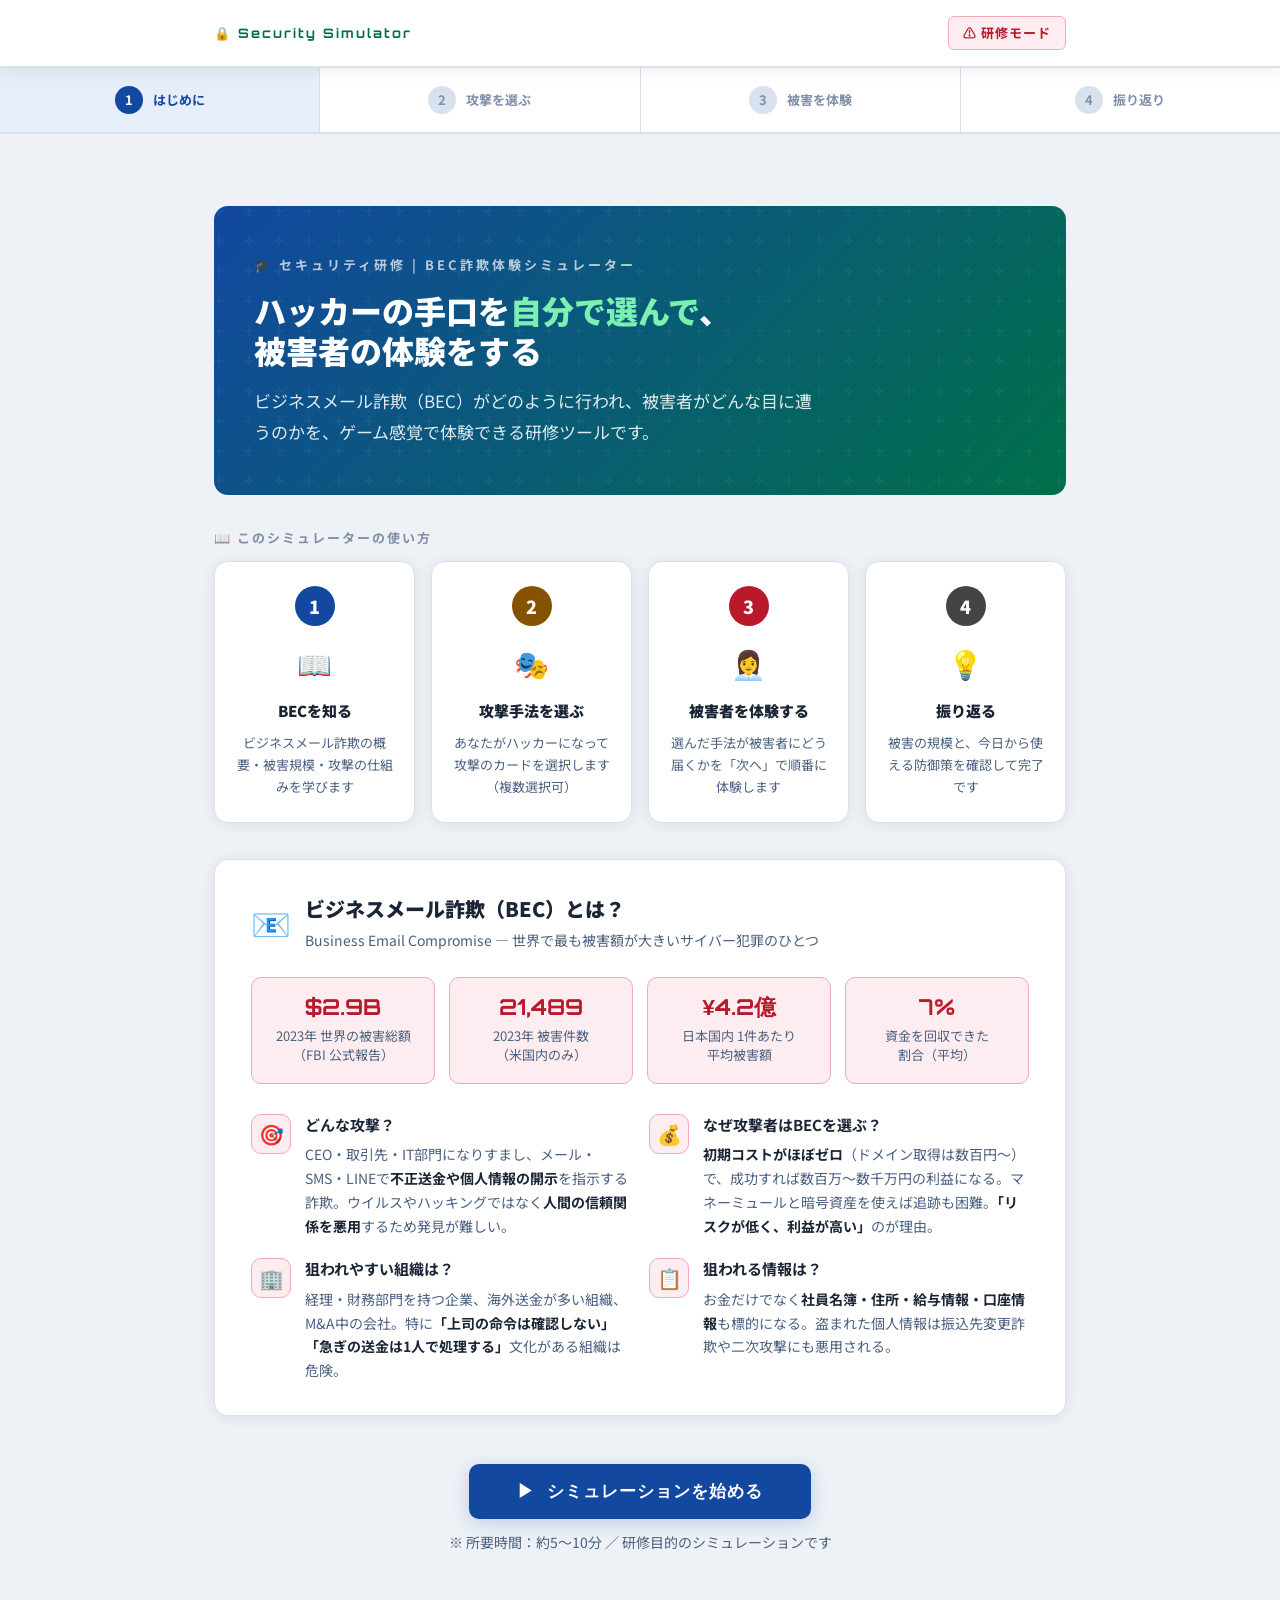
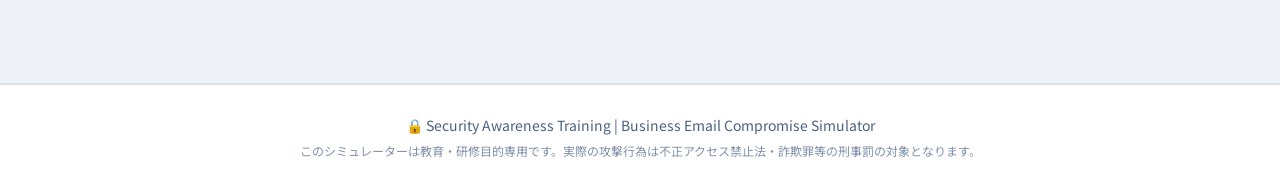
<file: bec-simulator.html>
<!DOCTYPE html>
<html lang="ja">
<head>
<meta charset="UTF-8">
<meta name="viewport" content="width=device-width, initial-scale=1.0">
<title>BEC詐欺体験シミュレーター｜セキュリティ研修</title>
<style>
@import url('https://fonts.googleapis.com/css2?family=Noto+Sans+JP:wght@400;500;700;900&family=Orbitron:wght@700&display=swap');

/* ══════════════════════════════
   ベース変数
══════════════════════════════ */
:root {
  --bg:       #eef2f7;
  --surface:  #ffffff;
  --border:   #d8e2ef;
  --text:     #1a2535;
  --sub:      #4a6080;
  --muted:    #8090a8;

  --green:    #006f48;
  --green-bg: #e6f4ee;
  --green-bd: #9fd0ba;

  --red:      #b81a2c;
  --red-bg:   #fdedf0;
  --red-bd:   #f0aab8;

  --amber:    #855200;
  --amber-bg: #fdf3e3;
  --amber-bd: #eac87a;

  --blue:     #1248a0;
  --blue-bg:  #e6eefa;
  --blue-bd:  #9ab8ea;

  --shadow:   0 2px 16px rgba(0,0,0,0.08);
  --shadow-lg:0 8px 40px rgba(0,0,0,0.13);
  --radius:   14px;
}

/* ══════════════════════════════
   リセット・ベース
══════════════════════════════ */
* { margin:0; padding:0; box-sizing:border-box; }

body {
  background: var(--bg);
  color: var(--text);
  font-family: 'Noto Sans JP', sans-serif;
  font-size: 16px;
  line-height: 1.7;
  min-height: 100vh;
}

.wrap { max-width: 900px; margin: 0 auto; padding: 0 24px; }

/* ══════════════════════════════
   ヘッダー
══════════════════════════════ */
.site-header {
  background: var(--surface);
  border-bottom: 2px solid var(--border);
  padding: 16px 0;
  position: sticky; top: 0; z-index: 300;
  box-shadow: var(--shadow);
}
.site-header .wrap {
  display: flex; align-items: center; justify-content: space-between;
}
.site-logo {
  font-family: 'Orbitron', monospace;
  font-size: 13px; font-weight: 700;
  color: var(--green); letter-spacing: 2px;
}
.site-badge {
  background: var(--red-bg); border: 1px solid var(--red-bd);
  color: var(--red); font-size: 13px; font-weight: 700;
  padding: 5px 14px; border-radius: 6px; letter-spacing: 1px;
}

/* ══════════════════════════════
   進捗バー（ステッパー）
══════════════════════════════ */
.stepper {
  background: var(--surface);
  border-bottom: 2px solid var(--border);
  display: flex;
}
.step-tab {
  flex: 1;
  display: flex; align-items: center; justify-content: center; gap: 10px;
  padding: 18px 12px;
  font-size: 14px; font-weight: 700;
  color: var(--muted);
  border-right: 1px solid var(--border);
  cursor: default; transition: all 0.3s;
}
.step-tab:last-child { border-right: none; }
.step-tab.is-active { color: var(--blue); background: var(--blue-bg); }
.step-tab.is-done   { color: var(--green); background: var(--green-bg); }

.step-circle {
  width: 28px; height: 28px; border-radius: 50%;
  font-size: 13px; font-weight: 700;
  display: flex; align-items: center; justify-content: center;
  background: var(--border); color: var(--muted); flex-shrink: 0;
  transition: all 0.3s;
}
.step-tab.is-active .step-circle { background: var(--blue); color: #fff; }
.step-tab.is-done   .step-circle { background: var(--green); color: #fff; }
.step-text { font-size: 13px; }

/* ══════════════════════════════
   セクション切り替え
══════════════════════════════ */
.page { display: none; padding: 40px 0 80px; }
.page.is-active { display: block; }

/* ══════════════════════════════
   汎用コンポーネント
══════════════════════════════ */
.card {
  background: var(--surface);
  border: 1px solid var(--border);
  border-radius: var(--radius);
  box-shadow: var(--shadow);
}

.section-label {
  font-size: 13px; font-weight: 700;
  color: var(--muted); letter-spacing: 2px;
  text-transform: uppercase; margin-bottom: 8px;
}

.page-title {
  font-size: 28px; font-weight: 900; line-height: 1.3;
  margin-bottom: 12px;
}

.page-lead {
  font-size: 16px; color: var(--sub); line-height: 1.8;
  margin-bottom: 32px;
}

.tag {
  display: inline-block;
  font-size: 12px; font-weight: 700;
  padding: 3px 10px; border-radius: 4px;
  letter-spacing: 1px; text-transform: uppercase;
}
.tag-green  { background: var(--green-bg);  color: var(--green);  border: 1px solid var(--green-bd); }
.tag-red    { background: var(--red-bg);    color: var(--red);    border: 1px solid var(--red-bd); }
.tag-amber  { background: var(--amber-bg);  color: var(--amber);  border: 1px solid var(--amber-bd); }
.tag-blue   { background: var(--blue-bg);   color: var(--blue);   border: 1px solid var(--blue-bd); }

/* ボタン */
.btn-primary {
  display: inline-flex; align-items: center; gap: 10px;
  font-size: 17px; font-weight: 700; letter-spacing: 1px;
  padding: 16px 48px; border-radius: 10px;
  background: var(--blue); color: #fff; border: none;
  cursor: pointer; transition: all 0.2s;
  box-shadow: 0 4px 18px rgba(18,72,160,0.22);
}
.btn-primary:hover { background: #0c348a; transform: translateY(-2px); box-shadow: 0 8px 28px rgba(18,72,160,0.30); }
.btn-primary:disabled { background: #c0ccd8; color: #8090a0; cursor: not-allowed; transform: none; box-shadow: none; }

.btn-danger {
  display: inline-flex; align-items: center; gap: 10px;
  font-size: 17px; font-weight: 700; letter-spacing: 1px;
  padding: 16px 48px; border-radius: 10px;
  background: var(--red); color: #fff; border: none;
  cursor: pointer; transition: all 0.2s;
  box-shadow: 0 4px 18px rgba(184,26,44,0.22);
}
.btn-danger:hover { background: #960f22; transform: translateY(-2px); }
.btn-danger:disabled { background: #c0ccd8; color: #8090a0; cursor: not-allowed; transform: none; box-shadow: none; }

.btn-ghost {
  display: inline-flex; align-items: center; gap: 8px;
  font-size: 15px; font-weight: 700;
  padding: 12px 32px; border-radius: 10px;
  background: var(--surface); color: var(--sub);
  border: 2px solid var(--border);
  cursor: pointer; transition: all 0.2s;
}
.btn-ghost:hover { border-color: var(--blue); color: var(--blue); }

/* ══════════════════════════════
   警告バー
══════════════════════════════ */
.warn-bar {
  background: var(--amber-bg); border: 1.5px solid var(--amber-bd);
  border-radius: 10px; padding: 16px 20px;
  display: flex; gap: 14px; align-items: flex-start;
  margin-bottom: 32px;
}
.warn-bar .icon { font-size: 22px; flex-shrink: 0; margin-top: 2px; }
.warn-bar .text { font-size: 15px; color: var(--amber); line-height: 1.7; }
.warn-bar .text strong { color: #5a3600; }

/* ══════════════════════════════
   PAGE 0: トップ（使い方）
══════════════════════════════ */
.hero {
  background: linear-gradient(135deg, #1248a0 0%, #006f48 100%);
  border-radius: var(--radius);
  padding: 48px 40px;
  color: #fff; margin-bottom: 32px;
  position: relative; overflow: hidden;
}
.hero::before {
  content: '';
  position: absolute; inset: 0;
  background: url("data:image/svg+xml,%3Csvg width='60' height='60' viewBox='0 0 60 60' xmlns='http://www.w3.org/2000/svg'%3E%3Cg fill='none' fill-rule='evenodd'%3E%3Cg fill='%23ffffff' fill-opacity='0.04'%3E%3Cpath d='M36 34v-4h-2v4h-4v2h4v4h2v-4h4v-2h-4zm0-30V0h-2v4h-4v2h4v4h2V6h4V4h-4zM6 34v-4H4v4H0v2h4v4h2v-4h4v-2H6zM6 4V0H4v4H0v2h4v4h2V6h4V4H6z'/%3E%3C/g%3E%3C/g%3E%3C/svg%3E");
  pointer-events: none;
}
.hero-eyebrow {
  font-size: 13px; font-weight: 700; letter-spacing: 3px;
  text-transform: uppercase; opacity: 0.7; margin-bottom: 14px;
}
.hero-title {
  font-size: 32px; font-weight: 900; line-height: 1.25;
  margin-bottom: 16px;
}
.hero-title em { color: #7cf0b0; font-style: normal; }
.hero-desc { font-size: 17px; opacity: 0.88; line-height: 1.8; max-width: 560px; }

/* 使い方ステップ */
.howto-grid {
  display: grid;
  grid-template-columns: repeat(4, 1fr);
  gap: 16px;
  margin-bottom: 32px;
}
.howto-card {
  background: var(--surface);
  border: 1px solid var(--border);
  border-radius: var(--radius);
  padding: 24px 20px;
  text-align: center;
  box-shadow: var(--shadow);
  position: relative;
}
.howto-num {
  width: 40px; height: 40px; border-radius: 50%;
  font-size: 18px; font-weight: 900;
  display: flex; align-items: center; justify-content: center;
  margin: 0 auto 14px;
  background: var(--blue); color: #fff;
}
.howto-icon { font-size: 28px; margin-bottom: 10px; }
.howto-title { font-size: 15px; font-weight: 900; margin-bottom: 8px; }
.howto-desc { font-size: 13px; color: var(--sub); line-height: 1.7; }

/* BEC概要 */
.bec-intro {
  background: var(--surface); border: 1px solid var(--border);
  border-radius: var(--radius); padding: 32px 36px;
  margin-bottom: 32px; box-shadow: var(--shadow);
}
.bec-intro-head { display: flex; align-items: center; gap: 14px; margin-bottom: 24px; }
.bec-intro-icon { font-size: 32px; }
.bec-intro-title { font-size: 20px; font-weight: 900; }
.bec-intro-sub { font-size: 14px; color: var(--sub); margin-top: 3px; }

.stats-grid {
  display: grid; grid-template-columns: repeat(4,1fr); gap: 14px;
  margin-bottom: 28px;
}
.stat-item {
  background: var(--red-bg); border: 1px solid var(--red-bd);
  border-radius: 10px; padding: 18px 14px; text-align: center;
}
.stat-num {
  font-family: 'Orbitron', monospace;
  font-size: 22px; font-weight: 700; color: var(--red);
  line-height: 1; margin-bottom: 8px;
}
.stat-lbl { font-size: 13px; color: var(--sub); line-height: 1.5; }

.bec-points {
  display: grid; grid-template-columns: 1fr 1fr; gap: 18px;
}
.bec-point { display: flex; gap: 14px; align-items: flex-start; }
.bec-point-icon {
  width: 40px; height: 40px; border-radius: 10px;
  background: var(--red-bg); border: 1px solid var(--red-bd);
  display: flex; align-items: center; justify-content: center;
  font-size: 20px; flex-shrink: 0; margin-top: 2px;
}
.bec-point-title { font-size: 15px; font-weight: 700; margin-bottom: 6px; }
.bec-point-body { font-size: 14px; color: var(--sub); line-height: 1.7; }
.bec-point-body strong { color: var(--text); }

/* TOPフッター */
.top-cta { text-align: center; padding: 16px 0 8px; }
.top-cta-note { font-size: 14px; color: var(--sub); margin-top: 12px; }

/* ══════════════════════════════
   PAGE 1: ハッカー視点
══════════════════════════════ */
.hacker-intro {
  background: linear-gradient(135deg, #fdedf0, #fff8f0);
  border: 1.5px solid var(--red-bd);
  border-radius: var(--radius); padding: 28px 32px;
  margin-bottom: 32px;
}
.hacker-intro h2 { font-size: 22px; font-weight: 900; margin-bottom: 8px; }
.hacker-intro h2 em { color: var(--red); font-style: normal; }
.hacker-intro p { font-size: 15px; color: var(--sub); line-height: 1.8; }

/* 利益メーター */
.profit-meter {
  background: var(--surface); border: 1px solid var(--border);
  border-radius: var(--radius); padding: 20px 28px;
  display: flex; align-items: center; gap: 24px;
  margin-bottom: 24px; box-shadow: var(--shadow); flex-wrap: wrap;
}
.profit-label { font-size: 13px; font-weight: 700; color: var(--sub); min-width: 120px; }
.profit-amount {
  font-family: 'Orbitron', monospace;
  font-size: 28px; font-weight: 700; color: var(--green); min-width: 160px;
}
.profit-track { flex: 1; min-width: 180px; }
.profit-bar { height: 10px; background: var(--bg); border-radius: 5px; overflow: hidden; margin-bottom: 6px; border: 1px solid var(--border); }
.profit-fill { height: 100%; background: linear-gradient(90deg, var(--green), #00c87a); border-radius: 5px; width: 0; transition: width 0.6s cubic-bezier(0.16,1,0.3,1); }
.profit-note { font-size: 13px; color: var(--muted); }

/* 選択中タグ表示 */
.sel-display {
  background: var(--surface); border: 1px solid var(--border);
  border-radius: 10px; padding: 14px 20px;
  margin-bottom: 36px;
  display: flex; flex-wrap: wrap; gap: 8px; align-items: center;
  min-height: 54px;
}
.sel-disp-label { font-size: 13px; font-weight: 700; color: var(--muted); margin-right: 4px; }
.sel-disp-tag {
  font-size: 13px; font-weight: 700; padding: 4px 14px;
  border-radius: 20px; background: var(--blue-bg);
  border: 1px solid var(--blue-bd); color: var(--blue);
}
.sel-disp-empty { font-size: 14px; color: #b0bcc8; font-style: italic; }

/* フェーズブロック */
.phase-block { margin-bottom: 40px; }
.phase-header {
  display: flex; align-items: center; gap: 14px; margin-bottom: 18px;
  padding-bottom: 14px; border-bottom: 2px solid var(--border);
}
.phase-badge {
  font-size: 13px; font-weight: 700; color: #fff;
  padding: 6px 16px; border-radius: 6px; letter-spacing: 1px;
  white-space: nowrap; flex-shrink: 0;
}
.pb-1 { background: var(--green); }
.pb-2 { background: #a06000; }
.pb-3 { background: var(--red); }
.pb-4 { background: var(--blue); }
.phase-head-text { }
.phase-head-title { font-size: 18px; font-weight: 900; }
.phase-head-sub { font-size: 13px; color: var(--sub); margin-top: 2px; }

/* 選択カード */
.hcard-grid { display: grid; grid-template-columns: repeat(auto-fill, minmax(260px,1fr)); gap: 14px; }

.hcard {
  background: var(--surface); border: 2.5px solid var(--border);
  border-radius: var(--radius); padding: 22px;
  cursor: pointer; transition: all 0.2s; position: relative;
}
.hcard:hover { border-color: #b0c8e8; box-shadow: var(--shadow); transform: translateY(-2px); }
.hcard.is-sel-green  { border-color: var(--green);  background: var(--green-bg);  box-shadow: 0 0 0 3px rgba(0,111,72,0.10), var(--shadow); }
.hcard.is-sel-red    { border-color: var(--red);    background: var(--red-bg);    box-shadow: 0 0 0 3px rgba(184,26,44,0.10), var(--shadow); }
.hcard.is-sel-amber  { border-color: #c07800;       background: var(--amber-bg);  box-shadow: 0 0 0 3px rgba(133,82,0,0.10), var(--shadow); }
.hcard.is-sel-blue   { border-color: var(--blue);   background: var(--blue-bg);   box-shadow: 0 0 0 3px rgba(18,72,160,0.10), var(--shadow); }

.hcard-emoji { font-size: 28px; margin-bottom: 10px; }
.hcard-title { font-size: 15px; font-weight: 900; margin-bottom: 8px; line-height: 1.4; }
.hcard-desc { font-size: 14px; color: var(--sub); line-height: 1.7; margin-bottom: 14px; }
.hcard-foot {
  display: flex; align-items: center; justify-content: space-between;
  padding-top: 12px; border-top: 1px solid var(--border); gap: 8px;
}
.hcard-meta { font-size: 13px; font-weight: 700; color: var(--green); }
.hcard-risk { font-size: 12px; color: var(--muted); }
.hcard-check {
  width: 24px; height: 24px; border-radius: 6px;
  border: 2.5px solid var(--border); background: var(--surface);
  display: flex; align-items: center; justify-content: center;
  font-size: 14px; color: transparent; flex-shrink: 0; transition: all 0.2s;
}
.hcard.is-sel-green  .hcard-check { background: var(--green);  border-color: var(--green);  color: #fff; }
.hcard.is-sel-red    .hcard-check { background: var(--red);    border-color: var(--red);    color: #fff; }
.hcard.is-sel-amber  .hcard-check { background: #c07800;       border-color: #c07800;       color: #fff; }
.hcard.is-sel-blue   .hcard-check { background: var(--blue);   border-color: var(--blue);   color: #fff; }

/* 実行エリア */
.exec-area { text-align: center; padding: 32px 0 16px; }
.exec-hint { font-size: 14px; color: var(--sub); margin-top: 14px; }

/* ══════════════════════════════
   PAGE 2: 被害者体験
══════════════════════════════ */
.victim-bar {
  background: linear-gradient(135deg, #fdedf0, #fff);
  border: 1.5px solid var(--red-bd); border-radius: var(--radius);
  padding: 22px 28px; margin-bottom: 28px;
  display: flex; align-items: center; gap: 20px; flex-wrap: wrap;
}
.victim-avatar {
  width: 56px; height: 56px; border-radius: 50%;
  background: var(--blue-bg); border: 2px solid var(--blue-bd);
  display: flex; align-items: center; justify-content: center;
  font-size: 26px; flex-shrink: 0;
}
.victim-name { font-size: 17px; font-weight: 900; }
.victim-role { font-size: 14px; color: var(--sub); margin-top: 3px; }
.victim-alert {
  margin-left: auto; background: var(--red-bg);
  border: 1px solid var(--red-bd); border-radius: 8px;
  padding: 10px 18px; font-size: 14px; color: var(--red);
  font-weight: 700; text-align: center; flex-shrink: 0; line-height: 1.5;
}

/* ミニ進捗 */
.mini-progress {
  display: flex; align-items: center; gap: 6px;
  margin-bottom: 22px; flex-wrap: wrap;
}
.mprog-dot {
  width: 32px; height: 10px; border-radius: 5px;
  background: var(--border); transition: all 0.3s;
}
.mprog-dot.done { background: var(--green); }
.mprog-dot.current { background: var(--blue); }
.mprog-count { font-size: 14px; color: var(--muted); margin-left: 8px; font-weight: 700; }

/* シナリオカード */
.scene-card {
  background: var(--surface); border: 1px solid var(--border);
  border-radius: var(--radius); overflow: hidden; box-shadow: var(--shadow);
  margin-bottom: 20px;
}
.scene-head {
  padding: 16px 24px; border-bottom: 1px solid var(--border);
  display: flex; align-items: center; gap: 12px; flex-wrap: wrap;
}
.scene-ch-badge {
  font-size: 13px; font-weight: 700;
  padding: 5px 14px; border-radius: 20px;
}
.sch-email    { background: #eef2ff; border: 1px solid #b8c8f0; color: #2040c0; }
.sch-sms      { background: #f0fff4; border: 1px solid #90d8a0; color: #147840; }
.sch-line     { background: #e8ffe8; border: 1px solid #70c870; color: #006000; }
.sch-system   { background: var(--amber-bg); border: 1px solid var(--amber-bd); color: var(--amber); }
.scene-title  { font-size: 16px; font-weight: 900; flex: 1; }
.scene-count  { font-size: 13px; color: var(--muted); margin-left: auto; white-space: nowrap; }
.scene-body   { padding: 24px; }
.scene-atk-label {
  font-size: 12px; font-weight: 700; color: var(--red);
  letter-spacing: 2px; text-transform: uppercase; margin-bottom: 14px;
}

/* メールUI */
.email-frame {
  background: #f8fafd; border: 1px solid #d8e4f0; border-radius: 10px; overflow: hidden;
}
.email-topbar {
  background: #eef2f8; border-bottom: 1px solid #d8e4f0;
  padding: 10px 16px; display: flex; gap: 8px;
}
.email-dot { width: 12px; height: 12px; border-radius: 50%; }
.email-meta { padding: 18px 20px; border-bottom: 1px solid #d8e4f0; }
.email-row { display: flex; gap: 12px; font-size: 14px; margin-bottom: 8px; align-items: baseline; }
.email-field { font-size: 13px; color: var(--muted); min-width: 48px; flex-shrink: 0; font-weight: 700; }
.email-val { color: var(--text); word-break: break-all; }
.email-fake { color: var(--red); font-weight: 700; }
.email-subject { font-size: 16px; font-weight: 900; color: var(--text); margin-top: 12px; }
.email-body { padding: 20px; font-size: 15px; line-height: 2.0; color: var(--text); }
.email-link {
  display: inline-flex; align-items: center; gap: 8px;
  margin-top: 14px; padding: 12px 18px;
  background: #eef2ff; border: 1px solid #b8c8f0; border-radius: 8px;
  font-size: 14px; color: var(--blue); font-weight: 700;
}
.email-sig { padding: 16px 20px; border-top: 1px solid #d8e4f0; font-size: 13px; color: var(--muted); line-height: 1.8; }

/* SMS UI */
.sms-frame {
  background: #1c1c1e; border-radius: 20px; padding: 20px;
  max-width: 360px; margin: 0 auto;
}
.sms-header { text-align: center; margin-bottom: 16px; }
.sms-from { font-size: 15px; font-weight: 700; color: #fff; }
.sms-fromsub { font-size: 12px; color: #888; margin-top: 2px; }
.sms-bubbles { display: flex; flex-direction: column; gap: 10px; }
.sms-bubble {
  background: #2c2c2e; border-radius: 18px 18px 18px 4px;
  padding: 12px 16px; font-size: 14px; color: #fff;
  line-height: 1.7; max-width: 88%; word-break: break-word;
}
.sms-time { font-size: 11px; color: #666; margin-top: 4px; padding-left: 4px; }

/* LINE UI */
.line-frame { background: #87ceab; border-radius: 14px; overflow: hidden; max-width: 380px; margin: 0 auto; }
.line-header { background: #06c755; padding: 14px 18px; display: flex; align-items: center; gap: 12px; }
.line-hav {
  width: 40px; height: 40px; border-radius: 50%; background: #fff;
  display: flex; align-items: center; justify-content: center; font-size: 20px; flex-shrink: 0;
}
.line-hname { font-size: 15px; font-weight: 700; color: #fff; }
.line-msgs { padding: 18px 14px; display: flex; flex-direction: column; gap: 12px; }
.line-msg-row { display: flex; align-items: flex-end; gap: 8px; }
.line-msg-av {
  width: 34px; height: 34px; border-radius: 50%; background: #fff;
  display: flex; align-items: center; justify-content: center; font-size: 16px; flex-shrink: 0;
}
.line-bubble {
  background: #fff; border-radius: 2px 14px 14px 14px;
  padding: 12px 16px; font-size: 14px; color: var(--text);
  line-height: 1.7; max-width: 80%; word-break: break-word;
  box-shadow: 0 1px 4px rgba(0,0,0,0.10);
}
.line-mtime { font-size: 11px; color: #555; flex-shrink: 0; }

/* 偽ログイン */
.fake-browser { background: #fff; border: 1px solid #c8d8e8; border-radius: 10px; overflow: hidden; }
.fake-urlbar {
  background: #f0f4f8; border-bottom: 1px solid #d0dce8;
  padding: 10px 14px; display: flex; align-items: center; gap: 10px; font-size: 13px;
}
.fake-url { font-family: monospace; color: var(--sub); }
.fake-url .danger { color: var(--red); font-weight: 700; }
.fake-content { padding: 28px 24px; }
.fake-form { display: flex; flex-direction: column; gap: 14px; max-width: 380px; }
.fake-form-title { font-size: 18px; font-weight: 900; margin-bottom: 4px; }
.fake-form-sub { font-size: 14px; color: var(--sub); margin-bottom: 8px; }
.fake-input {
  width: 100%; padding: 12px 16px;
  border: 1.5px solid var(--border); border-radius: 8px;
  font-size: 15px; background: var(--bg); color: var(--text);
}
.fake-submit {
  padding: 12px; background: var(--blue); color: #fff;
  border: none; border-radius: 8px; font-size: 15px; font-weight: 700; cursor: default;
}
.fake-warning {
  font-size: 13px; color: var(--red); font-weight: 700;
  padding: 10px 14px; background: var(--red-bg); border: 1px solid var(--red-bd); border-radius: 6px; margin-top: 4px;
}

/* 内部情報ボックス */
.info-box {
  background: var(--amber-bg); border: 1.5px solid var(--amber-bd);
  border-radius: 10px; padding: 20px;
}
.info-box-title { font-size: 15px; font-weight: 700; color: var(--amber); margin-bottom: 14px; display: flex; align-items: center; gap: 8px; }
.data-table { width: 100%; border-collapse: collapse; font-size: 14px; }
.data-table th { background: rgba(133,82,0,0.10); padding: 9px 12px; text-align: left; border: 1px solid var(--amber-bd); font-weight: 700; font-size: 13px; }
.data-table td { padding: 9px 12px; border: 1px solid var(--amber-bd); }
.data-table tr:nth-child(even) td { background: rgba(255,255,255,0.5); }

/* 解説ボックス */
.explain-box {
  background: var(--red-bg); border: 1.5px solid var(--red-bd);
  border-radius: 10px; padding: 16px 20px;
  margin-top: 18px; display: flex; gap: 14px; align-items: flex-start;
}
.explain-icon { font-size: 22px; flex-shrink: 0; margin-top: 2px; }
.explain-text { font-size: 15px; color: var(--red); line-height: 1.8; font-weight: 500; }
.explain-text strong { color: #7a0c1c; }

/* 次へボタンエリア */
.next-area { display: flex; justify-content: flex-end; align-items: center; gap: 16px; margin-top: 24px; }
.next-progress-text { font-size: 14px; color: var(--sub); }

/* ══════════════════════════════
   PAGE 3: 結果
══════════════════════════════ */
.result-hero {
  background: linear-gradient(135deg, #fdedf0, #fff);
  border: 2px solid var(--red-bd); border-radius: var(--radius);
  padding: 36px; text-align: center; margin-bottom: 28px; box-shadow: var(--shadow);
}
.result-title { font-size: 28px; font-weight: 900; color: var(--red); margin-bottom: 8px; }
.result-subtitle { font-size: 16px; color: var(--sub); margin-bottom: 28px; }
.damage-grid { display: grid; grid-template-columns: repeat(auto-fit, minmax(190px,1fr)); gap: 16px; margin-bottom: 24px; }
.damage-item {
  background: var(--surface); border: 1px solid var(--border);
  border-radius: 12px; padding: 20px;
}
.damage-lbl { font-size: 12px; font-weight: 700; color: var(--muted); letter-spacing: 2px; text-transform: uppercase; margin-bottom: 8px; }
.damage-val { font-family: 'Orbitron', monospace; font-size: 26px; font-weight: 700; color: var(--red); }
.damage-note { font-size: 13px; color: var(--muted); margin-top: 6px; line-height: 1.5; }

.result-msg {
  background: var(--red-bg); border: 1px solid var(--red-bd);
  border-radius: 10px; padding: 18px 22px;
  font-size: 15px; color: var(--red); line-height: 1.8; font-weight: 500;
}

/* 学習リスト */
.learn-box {
  background: var(--surface); border: 1px solid var(--border);
  border-radius: var(--radius); padding: 32px; box-shadow: var(--shadow);
}
.learn-head { font-size: 20px; font-weight: 900; margin-bottom: 20px; display: flex; align-items: center; gap: 10px; }
.learn-item {
  display: flex; gap: 14px; align-items: flex-start;
  padding: 16px 18px; margin-bottom: 10px;
  background: var(--blue-bg); border: 1px solid var(--blue-bd);
  border-radius: 10px; font-size: 15px; color: var(--text); line-height: 1.7;
}
.learn-item::before { content: '✓'; color: var(--blue); font-weight: 900; font-size: 16px; flex-shrink: 0; margin-top: 2px; }

/* ══════════════════════════════
   フッター
══════════════════════════════ */
.site-footer {
  background: var(--surface); border-top: 2px solid var(--border);
  padding: 28px 0; text-align: center;
  font-size: 14px; color: var(--sub); line-height: 1.8; margin-top: 40px;
}
.site-footer small { font-size: 12px; color: var(--muted); }

/* ══════════════════════════════
   アニメーション
══════════════════════════════ */
@keyframes fadeUp {
  from { opacity: 0; transform: translateY(12px); }
  to   { opacity: 1; transform: none; }
}
.fade-up { animation: fadeUp 0.4s ease both; }

@keyframes pop { from { transform: scale(1.15); } to { transform: scale(1); } }
.pop { animation: pop 0.3s ease; }

/* ══════════════════════════════
   レスポンシブ
══════════════════════════════ */
@media (max-width: 680px) {
  .howto-grid { grid-template-columns: 1fr 1fr; }
  .stats-grid { grid-template-columns: 1fr 1fr; }
  .bec-points { grid-template-columns: 1fr; }
  .hcard-grid { grid-template-columns: 1fr; }
  .damage-grid { grid-template-columns: 1fr 1fr; }
  .step-text { display: none; }
  .hero-title { font-size: 24px; }
  .page-title { font-size: 22px; }
}
@media (max-width: 440px) {
  .howto-grid { grid-template-columns: 1fr; }
  .damage-grid { grid-template-columns: 1fr; }
}
</style>
</head>
<body>

<!-- ─── ヘッダー ─── -->
<header class="site-header">
  <div class="wrap">
    <div class="site-logo">🔒 Security Simulator</div>
    <div class="site-badge">⚠ 研修モード</div>
  </div>
</header>

<!-- ─── ステッパー ─── -->
<nav class="stepper" id="stepper">
  <div class="step-tab is-active" id="stab-0">
    <div class="step-circle">1</div>
    <div class="step-text">はじめに</div>
  </div>
  <div class="step-tab" id="stab-1">
    <div class="step-circle">2</div>
    <div class="step-text">攻撃を選ぶ</div>
  </div>
  <div class="step-tab" id="stab-2">
    <div class="step-circle">3</div>
    <div class="step-text">被害を体験</div>
  </div>
  <div class="step-tab" id="stab-3">
    <div class="step-circle">4</div>
    <div class="step-text">振り返り</div>
  </div>
</nav>


<!-- ════════════════════════════════════════
  PAGE 0: はじめに
════════════════════════════════════════ -->
<div class="page is-active" id="page-0">
<div class="wrap">

  <!-- ヒーロー -->
  <div class="hero" style="margin-top:32px;">
    <div class="hero-eyebrow">🎓 セキュリティ研修 | BEC詐欺体験シミュレーター</div>
    <div class="hero-title">ハッカーの手口を<em>自分で選んで</em>、<br>被害者の体験をする</div>
    <div class="hero-desc">ビジネスメール詐欺（BEC）がどのように行われ、被害者がどんな目に遭うのかを、ゲーム感覚で体験できる研修ツールです。</div>
  </div>

  <!-- 使い方 -->
  <div style="margin-bottom:12px;">
    <div class="section-label">📖 このシミュレーターの使い方</div>
  </div>
  <div class="howto-grid" style="margin-bottom:36px;">
    <div class="howto-card">
      <div class="howto-num">1</div>
      <div class="howto-icon">📖</div>
      <div class="howto-title">BECを知る</div>
      <div class="howto-desc">ビジネスメール詐欺の概要・被害規模・攻撃の仕組みを学びます</div>
    </div>
    <div class="howto-card">
      <div class="howto-num" style="background:var(--amber);">2</div>
      <div class="howto-icon">🎭</div>
      <div class="howto-title">攻撃手法を選ぶ</div>
      <div class="howto-desc">あなたがハッカーになって攻撃のカードを選択します（複数選択可）</div>
    </div>
    <div class="howto-card">
      <div class="howto-num" style="background:var(--red);">3</div>
      <div class="howto-icon">👩‍💼</div>
      <div class="howto-title">被害者を体験する</div>
      <div class="howto-desc">選んだ手法が被害者にどう届くかを「次へ」で順番に体験します</div>
    </div>
    <div class="howto-card">
      <div class="howto-num" style="background:#444;">4</div>
      <div class="howto-icon">💡</div>
      <div class="howto-title">振り返る</div>
      <div class="howto-desc">被害の規模と、今日から使える防御策を確認して完了です</div>
    </div>
  </div>

  <!-- BEC概要 -->
  <div class="bec-intro">
    <div class="bec-intro-head">
      <div class="bec-intro-icon">📧</div>
      <div>
        <div class="bec-intro-title">ビジネスメール詐欺（BEC）とは？</div>
        <div class="bec-intro-sub">Business Email Compromise — 世界で最も被害額が大きいサイバー犯罪のひとつ</div>
      </div>
    </div>

    <div class="stats-grid">
      <div class="stat-item"><div class="stat-num">$2.9B</div><div class="stat-lbl">2023年 世界の被害総額<br>（FBI 公式報告）</div></div>
      <div class="stat-item"><div class="stat-num">21,489</div><div class="stat-lbl">2023年 被害件数<br>（米国内のみ）</div></div>
      <div class="stat-item"><div class="stat-num">¥4.2億</div><div class="stat-lbl">日本国内 1件あたり<br>平均被害額</div></div>
      <div class="stat-item"><div class="stat-num">7%</div><div class="stat-lbl">資金を回収できた<br>割合（平均）</div></div>
    </div>

    <div class="bec-points">
      <div class="bec-point">
        <div class="bec-point-icon">🎯</div>
        <div>
          <div class="bec-point-title">どんな攻撃？</div>
          <div class="bec-point-body">CEO・取引先・IT部門になりすまし、メール・SMS・LINEで<strong>不正送金や個人情報の開示</strong>を指示する詐欺。ウイルスやハッキングではなく<strong>人間の信頼関係を悪用</strong>するため発見が難しい。</div>
        </div>
      </div>
      <div class="bec-point">
        <div class="bec-point-icon">💰</div>
        <div>
          <div class="bec-point-title">なぜ攻撃者はBECを選ぶ？</div>
          <div class="bec-point-body"><strong>初期コストがほぼゼロ</strong>（ドメイン取得は数百円〜）で、成功すれば数百万〜数千万円の利益になる。マネーミュールと暗号資産を使えば追跡も困難。<strong>「リスクが低く、利益が高い」</strong>のが理由。</div>
        </div>
      </div>
      <div class="bec-point">
        <div class="bec-point-icon">🏢</div>
        <div>
          <div class="bec-point-title">狙われやすい組織は？</div>
          <div class="bec-point-body">経理・財務部門を持つ企業、海外送金が多い組織、M&A中の会社。特に<strong>「上司の命令は確認しない」「急ぎの送金は1人で処理する」</strong>文化がある組織は危険。</div>
        </div>
      </div>
      <div class="bec-point">
        <div class="bec-point-icon">📋</div>
        <div>
          <div class="bec-point-title">狙われる情報は？</div>
          <div class="bec-point-body">お金だけでなく<strong>社員名簿・住所・給与情報・口座情報</strong>も標的になる。盗まれた個人情報は振込先変更詐欺や二次攻撃にも悪用される。</div>
        </div>
      </div>
    </div>
  </div>

  <!-- スタートボタン -->
  <div class="top-cta">
    <button class="btn-primary" onclick="goPage(1)">
      ▶&nbsp; シミュレーションを始める
    </button>
    <div class="top-cta-note">※ 所要時間：約5〜10分 ／ 研修目的のシミュレーションです</div>
  </div>

</div>
</div><!-- /page-0 -->


<!-- ════════════════════════════════════════
  PAGE 1: ハッカー視点
════════════════════════════════════════ -->
<div class="page" id="page-1">
<div class="wrap">

  <div class="hacker-intro">
    <h2>🎭 あなたは今から、<em>ハッカー</em>になります</h2>
    <p>下のカードから「使う手法」を選んでください。<br>選んだ手法をもとに、被害者（経理担当者）がどんな攻撃を受けるかが決まります。<br><strong>複数選ぶほど、攻撃は巧妙になります。</strong></p>
  </div>

  <div class="warn-bar">
    <div class="icon">⚠️</div>
    <div class="text"><strong>研修目的のシミュレーションです。</strong>ここで体験する手法はすべて教育目的で再現されたものです。実際に行った場合は不正アクセス禁止法・詐欺罪等の刑事罰の対象となります。</div>
  </div>

  <!-- 利益メーター -->
  <div class="profit-meter">
    <div class="profit-label">💰 ハッカーの期待利益</div>
    <div class="profit-amount" id="profitAmt">¥0</div>
    <div class="profit-track">
      <div class="profit-bar"><div class="profit-fill" id="profitFill"></div></div>
      <div class="profit-note">選択した手法の合計（最大 ¥10,000,000）</div>
    </div>
  </div>

  <!-- 選択中タグ -->
  <div class="sel-display" id="selDisplay">
    <span class="sel-disp-label">選択中：</span>
    <span class="sel-disp-empty" id="selEmpty">カードをクリックして手法を選んでください</span>
  </div>

  <!-- ── STEP 1: 偵察 ── -->
  <div class="phase-block">
    <div class="phase-header">
      <span class="phase-badge pb-1">STEP 1</span>
      <div class="phase-head-text">
        <div class="phase-head-title">🔍 ターゲットを調べる（偵察）</div>
        <div class="phase-head-sub">攻撃前に誰を狙うか・どんな情報があるかを調べます</div>
      </div>
    </div>
    <div class="hcard-grid">

      <div class="hcard" data-id="osint" data-profit="0" data-label="OSINT調査" data-c="green" onclick="toggleCard(this)">
        <div class="hcard-emoji">🔍</div>
        <span class="tag tag-green">OSINT</span>
        <div class="hcard-title">SNS・会社サイトで社員情報を収集する</div>
        <div class="hcard-desc">LinkedInや会社のウェブサイトから、社員名・役職・メールアドレスを無料で入手。経理担当者や上司の名前・関係性をすべて把握する。</div>
        <div class="hcard-foot">
          <div>
            <div class="hcard-meta">費用: ¥0 / 時間: 30分</div>
            <div class="hcard-risk">検知される可能性: ほぼゼロ</div>
          </div>
          <div class="hcard-check">✓</div>
        </div>
      </div>

      <div class="hcard" data-id="phish-cred" data-profit="0" data-label="フィッシングで認証情報を盗む" data-c="amber" onclick="toggleCard(this)">
        <div class="hcard-emoji">🎣</div>
        <span class="tag tag-amber">PHISHING</span>
        <div class="hcard-title">偽のログイン画面でIDとパスワードを盗む</div>
        <div class="hcard-desc">「システムメンテナンスのためパスワードを再設定してください」という偽メールを送り、本物そっくりのログイン画面に誘導して認証情報を盗み取る。</div>
        <div class="hcard-foot">
          <div>
            <div class="hcard-meta">アカウント乗っ取りが可能になる</div>
            <div class="hcard-risk">検知される可能性: 低〜中</div>
          </div>
          <div class="hcard-check">✓</div>
        </div>
      </div>

    </div>
  </div>

  <!-- ── STEP 2: 接触手段 ── -->
  <div class="phase-block">
    <div class="phase-header">
      <span class="phase-badge pb-2">STEP 2</span>
      <div class="phase-head-text">
        <div class="phase-head-title">📨 どのチャネルで接触するか（複数選択可）</div>
        <div class="phase-head-sub">被害者にどうやって連絡を取るかを選びます</div>
      </div>
    </div>
    <div class="hcard-grid">

      <div class="hcard" data-id="ch-email" data-profit="0" data-label="メールで攻撃" data-c="blue" onclick="toggleCard(this)">
        <div class="hcard-emoji">📧</div>
        <span class="tag tag-blue">EMAIL</span>
        <div class="hcard-title">なりすましメールを送る</div>
        <div class="hcard-desc">CEO・取引先・IT部門を装ったメールを送信する。送信元アドレスを1文字変えた偽ドメインを使うか、乗っ取った本物のアカウントから送る。</div>
        <div class="hcard-foot">
          <div>
            <div class="hcard-meta">到達率: 95%以上</div>
            <div class="hcard-risk">最も多く使われる主力の手段</div>
          </div>
          <div class="hcard-check">✓</div>
        </div>
      </div>

      <div class="hcard" data-id="ch-sms" data-profit="0" data-label="SMSで攻撃" data-c="green" onclick="toggleCard(this)">
        <div class="hcard-emoji">💬</div>
        <span class="tag tag-green">SMS</span>
        <div class="hcard-title">上司になりすましてSMSで緊急指示を送る</div>
        <div class="hcard-desc">「急ぎで対応して。他の人には言わないで」とSMSで送り、メールをチェックさせたり直接リンクを送ったりする。SMSは開封率が98%と高い。</div>
        <div class="hcard-foot">
          <div>
            <div class="hcard-meta">開封率: 98%</div>
            <div class="hcard-risk">緊急性を演出するのに最適</div>
          </div>
          <div class="hcard-check">✓</div>
        </div>
      </div>

      <div class="hcard" data-id="ch-line" data-profit="0" data-label="LINEで攻撃" data-c="green" onclick="toggleCard(this)">
        <div class="hcard-emoji">💚</div>
        <span class="tag tag-green">LINE</span>
        <div class="hcard-title">取引先や同僚になりすましてLINEで誘導する</div>
        <div class="hcard-desc">LINEは親近感があるためメールより警戒心が下がる。取引先の担当者になりすまし「口座が変わりました」などを気軽な文体で送る。</div>
        <div class="hcard-foot">
          <div>
            <div class="hcard-meta">信頼度: 高い（警戒されにくい）</div>
            <div class="hcard-risk">確認を省略させやすい</div>
          </div>
          <div class="hcard-check">✓</div>
        </div>
      </div>

    </div>
  </div>

  <!-- ── STEP 3: 目的 ── -->
  <div class="phase-block">
    <div class="phase-header">
      <span class="phase-badge pb-3">STEP 3</span>
      <div class="phase-head-text">
        <div class="phase-head-title">💰 何を奪うか（複数選択可）</div>
        <div class="phase-head-sub">攻撃で何を手に入れるかを選びます</div>
      </div>
    </div>
    <div class="hcard-grid">

      <div class="hcard" data-id="goal-wire" data-profit="3500000" data-label="不正送金" data-c="red" onclick="toggleCard(this)">
        <div class="hcard-emoji">💸</div>
        <span class="tag tag-red">高額狙い</span>
        <div class="hcard-title">お金を振り込ませる（不正送金）</div>
        <div class="hcard-desc">CEOや取引先を装って経理担当者に送金を指示する。「口座が変わった」「急ぎの案件で今日中に」と焦らせて、確認する時間を与えない。</div>
        <div class="hcard-foot">
          <div>
            <div class="hcard-meta">期待利益: +¥3,500,000</div>
            <div class="hcard-risk">成功率: 18%（十分割に合う）</div>
          </div>
          <div class="hcard-check">✓</div>
        </div>
      </div>

      <div class="hcard" data-id="goal-data" data-profit="1200000" data-label="社員名簿を盗む" data-c="amber" onclick="toggleCard(this)">
        <div class="hcard-emoji">📋</div>
        <span class="tag tag-amber">情報窃取</span>
        <div class="hcard-title">社員名簿・個人情報を送信させる</div>
        <div class="hcard-desc">人事・総務担当者に「監査対応」「システム移行」を理由に、全社員の名前・住所・給与情報・口座情報を添付ファイルで送信させる。</div>
        <div class="hcard-foot">
          <div>
            <div class="hcard-meta">期待利益: +¥1,200,000</div>
            <div class="hcard-risk">二次攻撃・売却にも使える</div>
          </div>
          <div class="hcard-check">✓</div>
        </div>
      </div>

      <div class="hcard" data-id="goal-takeover" data-profit="5000000" data-label="メールを乗っ取る" data-c="red" onclick="toggleCard(this)">
        <div class="hcard-emoji">🔑</div>
        <span class="tag tag-red">最高価値</span>
        <div class="hcard-title">メールアカウントを完全に乗っ取る</div>
        <div class="hcard-desc">盗んだIDとパスワードで本物のメールアカウントにログイン。実際の過去の会話を使ってなりすます——完璧な偽装。セキュリティシステムも検知できない。</div>
        <div class="hcard-foot">
          <div>
            <div class="hcard-meta">期待利益: +¥5,000,000</div>
            <div class="hcard-risk">検知がほぼ不可能</div>
          </div>
          <div class="hcard-check">✓</div>
        </div>
      </div>

    </div>
  </div>

  <!-- ── STEP 4: 逃走 ── -->
  <div class="phase-block">
    <div class="phase-header">
      <span class="phase-badge pb-4">STEP 4</span>
      <div class="phase-head-text">
        <div class="phase-head-title">🧹 証拠を消して逃げる（逃走工作）</div>
        <div class="phase-head-sub">盗んだお金を追跡不能にする手段を選びます</div>
      </div>
    </div>
    <div class="hcard-grid">

      <div class="hcard" data-id="esc-mule" data-profit="0" data-label="マネーミュール口座を使う" data-c="blue" onclick="toggleCard(this)">
        <div class="hcard-emoji">🏦</div>
        <span class="tag tag-blue">資金洗浄</span>
        <div class="hcard-title">複数の口座を経由して追跡を困難にする</div>
        <div class="hcard-desc">着金後30分以内に8つ以上の中継口座（マネーミュール）へ分散送金する。警察が口座凍結を依頼する頃には、すでに別の口座に移動している。</div>
        <div class="hcard-foot">
          <div>
            <div class="hcard-meta">回収阻止率: +85%</div>
            <div class="hcard-risk">必須の逃走工程</div>
          </div>
          <div class="hcard-check">✓</div>
        </div>
      </div>

      <div class="hcard" data-id="esc-crypto" data-profit="0" data-label="暗号資産に変換する" data-c="blue" onclick="toggleCard(this)">
        <div class="hcard-emoji">🪙</div>
        <span class="tag tag-blue">暗号資産</span>
        <div class="hcard-title">ビットコインに変換して海外へ送る</div>
        <div class="hcard-desc">ビットコイン・モネロに変換後、海外の匿名ウォレットへ。銀行の「組戻し」ができる時間（約24時間）を超えると、回収はほぼ不可能になる。</div>
        <div class="hcard-foot">
          <div>
            <div class="hcard-meta">追跡不能化: 完了</div>
            <div class="hcard-risk">変換後の回収率: ほぼ0%</div>
          </div>
          <div class="hcard-check">✓</div>
        </div>
      </div>

    </div>
  </div>

  <!-- 実行エリア -->
  <div class="exec-area">
    <button class="btn-danger" id="execBtn" disabled onclick="startVictim()">
      👩‍💼&nbsp; 被害者の立場で体験する
    </button>
    <div class="exec-hint" id="execHint">※ 1つ以上のカードを選んでください</div>
  </div>

</div>
</div><!-- /page-1 -->


<!-- ════════════════════════════════════════
  PAGE 2: 被害者体験
════════════════════════════════════════ -->
<div class="page" id="page-2">
<div class="wrap">

  <!-- 被害者バー -->
  <div class="victim-bar">
    <div class="victim-avatar">👩‍💼</div>
    <div>
      <div class="victim-name">鈴木 花子（経理部 主任）</div>
      <div class="victim-role">田中商事株式会社 ／ 経理・総務兼任 ／ 入社10年目</div>
    </div>
    <div class="victim-alert">⚠️ 攻撃が<br>始まっています</div>
  </div>

  <!-- ミニ進捗 -->
  <div class="mini-progress" id="miniProgress"></div>

  <!-- シナリオ表示エリア -->
  <div id="victimContent" class="fade-up"></div>

  <!-- 次へボタン -->
  <div class="next-area">
    <div class="next-progress-text" id="nextProgressTxt"></div>
    <button class="btn-primary" id="nextBtn" onclick="nextStep()">
      次へ&nbsp;→
    </button>
  </div>

</div>
</div><!-- /page-2 -->


<!-- ════════════════════════════════════════
  PAGE 3: 振り返り
════════════════════════════════════════ -->
<div class="page" id="page-3">
<div class="wrap" style="padding-top: 36px;">

  <div id="resultArea" class="result-hero fade-up"></div>
  <div id="learnArea" class="learn-box fade-up" style="margin-top: 24px;"></div>

  <div style="text-align:center; margin-top: 32px;">
    <button class="btn-ghost" onclick="restart()">← 最初からやり直す</button>
  </div>

</div>
</div><!-- /page-3 -->


<!-- ─── フッター ─── -->
<footer class="site-footer">
  <div class="wrap">
    🔒 Security Awareness Training | Business Email Compromise Simulator<br>
    <small>このシミュレーターは教育・研修目的専用です。実際の攻撃行為は不正アクセス禁止法・詐欺罪等の刑事罰の対象となります。</small>
  </div>
</footer>


<script>
/* ═══════════════════════════════
   状態管理
═══════════════════════════════ */
var SEL = {};        // 選択済みカードID
var STEPS = [];      // 被害者シナリオの配列
var STEP_IDX = 0;    // 現在のステップ

/* ═══════════════════════════════
   ページ移動
═══════════════════════════════ */
function goPage(n) {
  for (var i = 0; i < 4; i++) {
    document.getElementById('page-' + i).classList.toggle('is-active', i === n);
    var tab = document.getElementById('stab-' + i);
    tab.classList.remove('is-active', 'is-done');
    if (i < n)      tab.classList.add('is-done');
    else if (i === n) tab.classList.add('is-active');
  }
  window.scrollTo({ top: 0, behavior: 'smooth' });
}

/* ═══════════════════════════════
   カード選択トグル
═══════════════════════════════ */
function toggleCard(card) {
  var id = card.dataset.id;
  var c  = card.dataset.c || 'green';
  var cls = 'is-sel-' + c;
  ['is-sel-green','is-sel-red','is-sel-amber','is-sel-blue'].forEach(function(x){ card.classList.remove(x); });
  if (SEL[id]) {
    delete SEL[id];
  } else {
    SEL[id] = true;
    card.classList.add(cls);
  }
  updateHackerUI();
}

function updateHackerUI() {
  var profit = 0;
  var keys = Object.keys(SEL);
  keys.forEach(function(id) {
    var el = document.querySelector('[data-id="' + id + '"]');
    if (el) profit += parseInt(el.dataset.profit) || 0;
  });

  var am = document.getElementById('profitAmt');
  am.textContent = '¥' + profit.toLocaleString();
  am.classList.remove('pop'); void am.offsetWidth; am.classList.add('pop');
  document.getElementById('profitFill').style.width = Math.min(profit / 10000000 * 100, 100) + '%';

  // 選択タグ
  var box = document.getElementById('selDisplay');
  box.querySelectorAll('.sel-disp-tag').forEach(function(e) { e.remove(); });
  var empty = document.getElementById('selEmpty');
  if (!keys.length) {
    empty.style.display = '';
  } else {
    empty.style.display = 'none';
    keys.forEach(function(id) {
      var el = document.querySelector('[data-id="' + id + '"]');
      if (!el) return;
      var t = document.createElement('span');
      t.className = 'sel-disp-tag';
      t.textContent = el.dataset.label;
      box.appendChild(t);
    });
  }

  var btn = document.getElementById('execBtn');
  var hint = document.getElementById('execHint');
  if (keys.length) {
    btn.disabled = false;
    hint.textContent = keys.length + '個の手法を選択中 ── 準備ができたら上のボタンを押してください';
  } else {
    btn.disabled = true;
    hint.textContent = '※ 1つ以上のカードを選んでください';
  }
}

/* ═══════════════════════════════
   シナリオ生成
═══════════════════════════════ */
function buildSteps() {
  var steps = [];
  var E   = !!SEL['ch-email'];
  var SMS = !!SEL['ch-sms'];
  var LN  = !!SEL['ch-line'];
  var OSN = !!SEL['osint'];
  var PHI = !!SEL['phish-cred'];
  var WIR = !!SEL['goal-wire'];
  var DAT = !!SEL['goal-data'];
  var TAK = !!SEL['goal-takeover'];
  var MUL = !!SEL['esc-mule'];
  var CRY = !!SEL['esc-crypto'];

  // デフォルト
  if (!E && !SMS && !LN) E = true;
  if (!WIR && !DAT && !TAK) WIR = true;

  // 1. 偵察結果
  if (OSN) {
    steps.push({ type: 'recon', ch: 'system',
      title: '攻撃者があなたの情報を収集しました',
      explain: 'これらの情報はすべてLinkedIn・会社のウェブサイト・プレスリリースから無料で集めたものです。公開情報だけで、攻撃者は完璧ななりすましができてしまいます。' });
  }

  // 2. フィッシングメール
  if (PHI && E) {
    steps.push({ type: 'phish-email', ch: 'email',
      title: 'IT部門を装ったメールが届きました',
      explain: '送信元のメールアドレスをよく見てください。「tanaka-shoji」ではなく「tanaka-sh0ji」（oが数字の0）になっています。このリンクをクリックすると偽のログイン画面に飛ばされます。' });
    steps.push({ type: 'fake-login', ch: 'system',
      title: '偽のログイン画面が表示されました',
      explain: '本物のログイン画面と見分けがつきません。URLバーを見ると「sh0ji」と数字の0が使われています。ここにIDとパスワードを入力すると、攻撃者のサーバーに直接送信されます。' });
  }

  // 3. アカウント乗っ取り
  if (TAK) {
    steps.push({ type: 'takeover', ch: 'system',
      title: 'あなたのメールアカウントが乗っ取られました',
      explain: '攻撃者は今、あなたのメールボックスを自由に閲覧しています。過去の取引メール・振込先情報・社員情報がすべて攻撃者の手に渡りました。' });
  }

  // 4. SMSで緊急連絡
  if (SMS && (WIR || TAK)) {
    steps.push({ type: 'sms-boss', ch: 'sms',
      title: '上司（CFO）を名乗るSMSが届きました',
      explain: '「他の人には言わないで」は詐欺の典型的なキーワードです。電話番号は偽装できるため、知っている名前が表示されていても安心できません。本物かどうか、必ず別の手段で確認してください。' });
  }

  // 5. LINEで口座変更
  if (LN && (WIR || DAT)) {
    steps.push({ type: 'line-vendor', ch: 'line',
      title: 'LINEで取引先から「口座変更」の連絡が来ました',
      explain: 'LINEでの口座変更の連絡は100%疑ってください。親しみやすい文体と絵文字で警戒心を下げ、確認を省略させようとしています。必ず電話（知っている番号）で直接確認が必要です。' });
  }

  // 6. メールで送金依頼
  if (E && WIR) {
    steps.push({ type: 'email-wire', ch: 'email', isTakeover: TAK,
      title: 'CFOを装ったメールで送金を指示されました',
      explain: TAK
        ? '⚠️ これは乗っ取られた本物のアカウントから送信されています。セキュリティシステムも「正規の送信」として検知しません。どんなに本物らしく見えても、送金依頼は必ず電話で本人確認してください。'
        : '送信元アドレスをよく確認してください。「sh0ji」（oが0）になっています。「他の人への確認不要」「メールのみで連絡を」は詐欺の重要なサインです。' });
  }

  // 7. データ窃取メール
  if (E && DAT) {
    steps.push({ type: 'email-data', ch: 'email',
      title: '上司を装ったメールで社員データの送付を求められました',
      explain: '「監査」「コンプライアンス」「緊急」という言葉で警戒心を下げています。社員の個人情報・給与情報を添付で送るよう求めるメールは、必ず上司（直接会うか電話で）に確認してから対応してください。' });
  }

  // 8. データ流出
  if (DAT) {
    steps.push({ type: 'stolen-data', ch: 'system',
      title: '攻撃者が社員名簿を入手しました',
      explain: 'この情報はダークウェブで販売されたり、給与振込先変更詐欺・さらなるフィッシング攻撃に使われたりします。一度流出した個人情報は取り戻せません。' });
  }

  // 9. 送金完了
  if (WIR) {
    steps.push({ type: 'wire-done', ch: 'system',
      title: '送金処理が完了してしまいました',
      explain: '攻撃者の口座へ¥3,500,000が着金しました。今すぐ銀行に電話して「組戻し」を依頼する必要があります。1時間でも遅れると、回収の可能性が急激に下がります。' });
  }

  // 10. 資金洗浄
  if (WIR && (MUL || CRY)) {
    steps.push({ type: 'laundering', ch: 'system', useMule: MUL, useCrypto: CRY,
      title: '攻撃者が資金を隠蔽しました',
      explain: '着金から30分以内に資金が複数の口座に分散され、暗号資産に変換されました。この段階になると回収はほぼ不可能です。被害を防ぐ唯一の方法は「送金前の確認」しかありません。' });
  }

  // 11. 発覚
  steps.push({ type: 'discovery', ch: 'system', hasWire: WIR, hasData: DAT,
    title: '被害が発覚しました',
    explain: '被害に気づくまでに平均17日かかります。「怪しいな」と感じた瞬間が唯一のチャンスです。迷ったら必ず確認する習慣が、あなたと会社を守る唯一の防御策です。' });

  return steps;
}

/* ═══════════════════════════════
   被害者フェーズ開始
═══════════════════════════════ */
function startVictim() {
  STEPS = buildSteps();
  STEP_IDX = 0;
  goPage(2);
  renderStep();
}

function renderStep() {
  var step = STEPS[STEP_IDX];
  var total = STEPS.length;

  // ミニ進捗更新
  var prog = document.getElementById('miniProgress');
  prog.innerHTML = '';
  for (var i = 0; i < total; i++) {
    var dot = document.createElement('div');
    dot.className = 'mprog-dot' + (i < STEP_IDX ? ' done' : i === STEP_IDX ? ' current' : '');
    prog.appendChild(dot);
  }
  var cnt = document.createElement('div');
  cnt.className = 'mprog-count';
  cnt.textContent = (STEP_IDX + 1) + ' / ' + total + ' ステップ';
  prog.appendChild(cnt);

  // コンテンツ描画
  var el = document.getElementById('victimContent');
  el.classList.remove('fade-up'); void el.offsetWidth; el.classList.add('fade-up');
  el.innerHTML = renderSceneCard(step);

  // 次へボタン
  var nb = document.getElementById('nextBtn');
  var pt = document.getElementById('nextProgressTxt');
  if (STEP_IDX >= total - 1) {
    nb.innerHTML = '振り返りへ &#8594;';
    pt.textContent = '最後のステップです';
  } else {
    nb.innerHTML = '次へ &#8594;';
    pt.textContent = '残り ' + (total - STEP_IDX - 1) + ' ステップ';
  }
}

function nextStep() {
  if (STEP_IDX < STEPS.length - 1) {
    STEP_IDX++;
    window.scrollTo({ top: 0, behavior: 'smooth' });
    renderStep();
  } else {
    showResult();
  }
}

/* ═══════════════════════════════
   シナリオカードHTML生成
═══════════════════════════════ */
function chBadge(ch) {
  var map = {
    'email':  '<span class="scene-ch-badge sch-email">📧 メール</span>',
    'sms':    '<span class="scene-ch-badge sch-sms">💬 SMS</span>',
    'line':   '<span class="scene-ch-badge sch-line">💚 LINE</span>',
    'system': '<span class="scene-ch-badge sch-system">⚙️ システム</span>'
  };
  return map[ch] || map['system'];
}

function renderSceneCard(step) {
  var inner = makeInner(step);
  return '<div class="scene-card">'
    + '<div class="scene-head">' + chBadge(step.ch)
    + '<div class="scene-title">' + step.title + '</div>'
    + '<div class="scene-count">' + (STEP_IDX + 1) + '&nbsp;/&nbsp;' + STEPS.length + '</div>'
    + '</div>'
    + '<div class="scene-body">'
    + '<div class="scene-atk-label">// 攻撃シナリオ進行中</div>'
    + inner
    + '<div class="explain-box"><div class="explain-icon">💡</div><div class="explain-text">' + step.explain + '</div></div>'
    + '</div></div>';
}

function makeInner(step) {
  var t = step.type;

  if (t === 'recon') {
    return '<div class="info-box">'
      + '<div class="info-box-title">🔍 攻撃者が収集した情報（公開情報のみ）</div>'
      + '<table class="data-table">'
      + '<tr><th>項目</th><th>入手した内容</th><th>情報源</th></tr>'
      + '<tr><td>氏名・役職</td><td>鈴木 花子（経理部 主任）</td><td>会社ウェブサイト</td></tr>'
      + '<tr><td>メールアドレス</td><td>hanako.suzuki@tanaka-shoji.co.jp</td><td>LinkedIn</td></tr>'
      + '<tr><td>上司の名前</td><td>山田 太郎（CFO・取締役）</td><td>LinkedIn</td></tr>'
      + '<tr><td>主要取引先</td><td>株式会社ヤマモト物流</td><td>プレスリリース</td></tr>'
      + '<tr><td>進行中の案件</td><td>M&A検討中（規模3,000万円）</td><td>業界紙の記事</td></tr>'
      + '</table>'
      + '<div style="margin-top:14px;font-size:14px;color:var(--amber);font-weight:700;">→ これらの情報は無料で、誰でも入手できます。費用: ¥0 / 時間: 約30分</div>'
      + '</div>';
  }

  if (t === 'phish-email') {
    return '<div class="email-frame">'
      + '<div class="email-topbar"><div class="email-dot" style="background:#ff5f57"></div><div class="email-dot" style="background:#febc2e"></div><div class="email-dot" style="background:#28c840"></div></div>'
      + '<div class="email-meta">'
      + '<div class="email-row"><span class="email-field">差出人</span><span class="email-val email-fake">ITサポートセンター &lt;it-support@tanaka-<strong>sh0ji</strong>.co.jp&gt;　⚠️ 偽装アドレス（oが0）</span></div>'
      + '<div class="email-row"><span class="email-field">宛先</span><span class="email-val">hanako.suzuki@tanaka-shoji.co.jp</span></div>'
      + '<div class="email-subject">【重要】メールシステムメンテナンスによるパスワード再設定のお願い</div>'
      + '</div>'
      + '<div class="email-body">鈴木様<br><br>平素よりお世話になっております。ITサポートセンターでございます。<br><br>本日深夜、メールシステムの定期メンテナンスを実施いたします。<br>セキュリティ強化のため、下記リンクよりパスワードの再設定をお願いいたします。<br><br><strong>期限：本日中にお手続きをお願いします</strong><br><br><div class="email-link">🔗 パスワード再設定はこちら → https://tanaka-sh0ji.co.jp/reset</div></div>'
      + '<div class="email-sig">ITサポートセンター&nbsp; / &nbsp;TEL: 03-XXXX-XXXX</div>'
      + '</div>';
  }

  if (t === 'fake-login') {
    return '<div class="fake-browser">'
      + '<div class="fake-urlbar"><span>🔒</span><span class="fake-url">https://tanaka-<span class="danger">sh0ji</span>.co.jp/login &nbsp;⚠️ URLが偽物！</span></div>'
      + '<div class="fake-content"><div class="fake-form">'
      + '<div class="fake-form-title">🏢 田中商事 社内ポータル</div>'
      + '<div class="fake-form-sub">セキュリティ強化のためパスワードを再設定してください</div>'
      + '<input class="fake-input" type="text" value="hanako.suzuki@tanaka-shoji.co.jp" readonly>'
      + '<input class="fake-input" type="password" value="••••••••" readonly>'
      + '<button class="fake-submit">ログイン / パスワード変更</button>'
      + '<div class="fake-warning">⚠️ この画面で入力すると、IDとパスワードが攻撃者のサーバーに送信されます</div>'
      + '</div></div></div>';
  }

  if (t === 'takeover') {
    return '<div style="background:var(--red-bg);border:1.5px solid var(--red-bd);border-radius:12px;padding:28px;text-align:center;">'
      + '<div style="font-size:48px;margin-bottom:14px;">🔓</div>'
      + '<div style="font-size:20px;font-weight:900;color:var(--red);margin-bottom:12px;">メールアカウントが乗っ取られました</div>'
      + '<div style="font-size:15px;color:var(--sub);line-height:1.9;max-width:480px;margin:0 auto;">'
      + '攻撃者は今、あなたのメールボックスを自由に閲覧しています。<br>'
      + '過去の取引履歴・振込先・社員情報・経営情報——<br>'
      + 'すべてが攻撃者の手に渡りました。<br><br>'
      + '<strong style="color:var(--red);">攻撃者はあなたの本物のアカウントから<br>取引先・同僚にメールを送ることができます。</strong>'
      + '</div></div>';
  }

  if (t === 'sms-boss') {
    return '<div class="sms-frame">'
      + '<div class="sms-header"><div class="sms-from">山田 太郎（CFO）</div><div class="sms-fromsub">メッセージ ／ 送信者名は偽装可能</div></div>'
      + '<div class="sms-bubbles">'
      + '<div><div class="sms-bubble">鈴木さん、今ちょっといい？急ぎで頼みたいことがあって</div><div class="sms-time">10:32</div></div>'
      + '<div><div class="sms-bubble">メールで送ったから確認してほしい。今日中に対応お願いします。<br><br>他の人には言わないでください</div><div class="sms-time">10:33</div></div>'
      + '</div></div>';
  }

  if (t === 'line-vendor') {
    return '<div class="line-frame">'
      + '<div class="line-header"><div class="line-hav">🏢</div><div class="line-hname">株式会社ヤマモト物流 佐々木</div></div>'
      + '<div class="line-msgs">'
      + '<div class="line-msg-row"><div class="line-msg-av">🏢</div><div class="line-bubble">鈴木さん、お世話になっております！😊<br>弊社、先月から振込先口座が変わりまして<br>今月分からこちらにお願いできますか？</div><div class="line-mtime">11:05</div></div>'
      + '<div class="line-msg-row"><div class="line-msg-av">🏢</div><div class="line-bubble">口座情報<br>銀行名：〇〇銀行 渋谷支店<br>口座番号：1234567<br>口座名義：カ）ヤマモトブツリュウ</div><div class="line-mtime">11:06</div></div>'
      + '<div class="line-msg-row"><div class="line-msg-av">🏢</div><div class="line-bubble">いつものメールよりLINEの方が早くてすみません笑<br>急いでお伝えしたくて！よろしくお願いします🙏</div><div class="line-mtime">11:07</div></div>'
      + '</div></div>';
  }

  if (t === 'email-wire') {
    var fromStr = step.isTakeover
      ? 'taro.yamada@tanaka-shoji.co.jp&nbsp;&nbsp;<span style="background:var(--red);color:#fff;font-size:12px;padding:2px 8px;border-radius:4px;font-weight:700;">乗っ取り済みの本物アカウント</span>'
      : 'taro.yamada@tanaka-<strong>sh0ji</strong>.co.jp&nbsp;&nbsp;<span style="background:var(--red-bg);color:var(--red);font-size:12px;padding:2px 8px;border-radius:4px;font-weight:700;border:1px solid var(--red-bd);">⚠️ 偽装アドレス</span>';
    return '<div class="email-frame">'
      + '<div class="email-topbar"><div class="email-dot" style="background:#ff5f57"></div><div class="email-dot" style="background:#febc2e"></div><div class="email-dot" style="background:#28c840"></div></div>'
      + '<div class="email-meta">'
      + '<div class="email-row"><span class="email-field">差出人</span><span class="email-val">山田 太郎（CFO）&lt;' + fromStr + '&gt;</span></div>'
      + '<div class="email-row"><span class="email-field">宛先</span><span class="email-val">hanako.suzuki@tanaka-shoji.co.jp</span></div>'
      + '<div class="email-subject">【至急・機密】送金処理のお願い</div>'
      + '</div>'
      + '<div class="email-body">鈴木さん<br><br>お疲れ様です。山田です。<br><br>現在、M&A案件で急ぎの対応が必要となりました。<br>本件は取締役会の決定事項で、クロージング前のため<strong>極秘</strong>でお願いします。<br><br>下記口座に<strong style="color:var(--red);">本日17時まで</strong>に送金処理をお願いします。<br><br>&nbsp;&nbsp;金額：3,500,000円<br>&nbsp;&nbsp;銀行：〇〇銀行 新宿支店<br>&nbsp;&nbsp;口座番号：7654321<br>&nbsp;&nbsp;名義：カ）フロンティアパートナーズ<br><br>今回は法務上の理由から<strong style="color:var(--red);">他の方への確認は不要</strong>です。<br>私への連絡も<strong style="color:var(--red);">メールのみ</strong>でお願いします。<br><br>よろしく。</div>'
      + '<div class="email-sig">山田 太郎&nbsp; 取締役 CFO&nbsp; 田中商事株式会社</div>'
      + '</div>';
  }

  if (t === 'email-data') {
    return '<div class="email-frame">'
      + '<div class="email-topbar"><div class="email-dot" style="background:#ff5f57"></div><div class="email-dot" style="background:#febc2e"></div><div class="email-dot" style="background:#28c840"></div></div>'
      + '<div class="email-meta">'
      + '<div class="email-row"><span class="email-field">差出人</span><span class="email-val email-fake">総務部長 田村 健一 &lt;k.tamura@tanaka-<strong>sh0ji</strong>.co.jp&gt;&nbsp; ⚠️ 偽装</span></div>'
      + '<div class="email-row"><span class="email-field">宛先</span><span class="email-val">hanako.suzuki@tanaka-shoji.co.jp</span></div>'
      + '<div class="email-subject">【緊急】年次コンプライアンス監査対応 — 社員データ送付のお願い</div>'
      + '</div>'
      + '<div class="email-body">鈴木さん<br><br>今週実施の外部監査への対応として、下記情報の提出が必要となりました。<br><br>■ 必要情報（<strong style="color:var(--red);">本日中</strong>）<br>&nbsp;・全社員名簿（氏名・住所・電話番号・給与等級）<br>&nbsp;・直近3ヶ月の振込先口座一覧<br><br>監査法人より直接提出を求められているため、<br>添付ファイルにまとめてご返信ください。<br><br>取り急ぎご対応のほどよろしくお願いします。</div>'
      + '<div class="email-sig">田村 健一&nbsp; 総務部長&nbsp; 田中商事株式会社</div>'
      + '</div>';
  }

  if (t === 'stolen-data') {
    return '<div class="info-box">'
      + '<div class="info-box-title">📋 攻撃者が入手した社員名簿（一部抜粋）</div>'
      + '<table class="data-table">'
      + '<tr><th>氏名</th><th>部署</th><th>住所（一部）</th><th>給与等級</th><th>振込口座</th></tr>'
      + '<tr><td>鈴木 花子</td><td>経理部</td><td>東京都渋谷区〇〇</td><td>G4</td><td>〇〇銀行 ****1234</td></tr>'
      + '<tr><td>田中 一郎</td><td>営業部</td><td>神奈川県横浜市〇〇</td><td>G5</td><td>△△銀行 ****5678</td></tr>'
      + '<tr><td>佐藤 美咲</td><td>総務部</td><td>東京都新宿区〇〇</td><td>G3</td><td>□□銀行 ****9012</td></tr>'
      + '<tr><td>山本 健太</td><td>IT部</td><td>千葉県船橋市〇〇</td><td>G4</td><td>〇〇銀行 ****3456</td></tr>'
      + '<tr><td colspan="5" style="text-align:center;color:var(--muted);font-style:italic;padding:12px;">…以下、全社員 87名分のデータが流出</td></tr>'
      + '</table></div>';
  }

  if (t === 'wire-done') {
    return '<div style="background:var(--red-bg);border:1.5px solid var(--red-bd);border-radius:12px;padding:28px;text-align:center;">'
      + '<div style="font-size:48px;margin-bottom:10px;">💸</div>'
      + '<div style="font-size:16px;color:var(--muted);margin-bottom:8px;">送金完了通知</div>'
      + '<div style="font-family:Orbitron,monospace;font-size:36px;font-weight:700;color:var(--red);">¥3,500,000</div>'
      + '<div style="font-size:15px;color:var(--sub);margin-top:14px;line-height:1.9;">'
      + '振込先：カ）フロンティアパートナーズ<br>〇〇銀行 新宿支店 7654321<br><br>'
      + '<strong style="color:var(--red);">→ この口座は攻撃者が用意したマネーミュール口座です</strong>'
      + '</div></div>';
  }

  if (t === 'laundering') {
    var rows = '';
    if (step.useMule) {
      rows += '<div style="display:flex;align-items:flex-start;gap:14px;padding:14px;background:#fff;border-radius:8px;border:1px solid var(--border);">'
        + '<span style="background:var(--red);color:#fff;font-size:13px;font-weight:700;padding:4px 12px;border-radius:6px;white-space:nowrap;flex-shrink:0;">+0分</span>'
        + '<span style="font-size:15px;">着金確認 → 即座に<strong>8つの中継口座</strong>へ分散送金。追跡が極めて困難に。</span></div>';
      rows += '<div style="display:flex;align-items:flex-start;gap:14px;padding:14px;background:#fff;border-radius:8px;border:1px solid var(--border);">'
        + '<span style="background:var(--amber);color:#fff;font-size:13px;font-weight:700;padding:4px 12px;border-radius:6px;white-space:nowrap;flex-shrink:0;">+30分</span>'
        + '<span style="font-size:15px;">警察が口座凍結を依頼。しかし資金はすでに移動済み。</span></div>';
    }
    if (step.useCrypto) {
      rows += '<div style="display:flex;align-items:flex-start;gap:14px;padding:14px;background:#fff;border-radius:8px;border:1px solid var(--border);">'
        + '<span style="background:var(--blue);color:#fff;font-size:13px;font-weight:700;padding:4px 12px;border-radius:6px;white-space:nowrap;flex-shrink:0;">+2時間</span>'
        + '<span style="font-size:15px;">ビットコインに変換 → 匿名の海外ウォレットへ送金</span></div>';
      rows += '<div style="display:flex;align-items:flex-start;gap:14px;padding:14px;background:#fff;border-radius:8px;border:1px solid var(--border);">'
        + '<span style="background:#444;color:#fff;font-size:13px;font-weight:700;padding:4px 12px;border-radius:6px;white-space:nowrap;flex-shrink:0;">+4時間</span>'
        + '<span style="font-size:15px;">Monero（追跡不能な暗号資産）に変換完了。法執行機関でも追跡は極めて困難。</span></div>';
    }
    rows += '<div style="display:flex;align-items:flex-start;gap:14px;padding:14px;background:var(--red-bg);border-radius:8px;border:1px solid var(--red-bd);">'
      + '<span style="background:#333;color:#fff;font-size:13px;font-weight:700;padding:4px 12px;border-radius:6px;white-space:nowrap;flex-shrink:0;">+17日後</span>'
      + '<span style="font-size:15px;color:var(--red);font-weight:700;">被害発覚。警察に届出。この時点での資金回収はほぼ不可能。</span></div>';

    return '<div style="background:var(--blue-bg);border:1.5px solid var(--blue-bd);border-radius:12px;padding:24px;">'
      + '<div style="font-size:17px;font-weight:900;color:var(--blue);margin-bottom:16px;">🏃 資金移動タイムライン</div>'
      + '<div style="display:flex;flex-direction:column;gap:10px;">' + rows + '</div>'
      + '</div>';
  }

  if (t === 'discovery') {
    var items = '';
    if (step.hasWire) items += '<div style="font-size:15px;margin-bottom:10px;padding:14px 18px;background:#fff;border-radius:8px;border:1px solid var(--border);">💸 <strong>送金詐欺：</strong>翌月、本物の取引先から「入金がない」と連絡が来て発覚。すでに17日が経過。</div>';
    if (step.hasData) items += '<div style="font-size:15px;margin-bottom:10px;padding:14px 18px;background:#fff;border-radius:8px;border:1px solid var(--border);">📋 <strong>情報漏洩：</strong>社員の個人情報がダークウェブに出回っていることが判明。87名全員への通知が必要に。</div>';
    return '<div style="background:var(--amber-bg);border:1.5px solid var(--amber-bd);border-radius:12px;padding:24px;">'
      + '<div style="font-size:17px;font-weight:900;color:var(--amber);margin-bottom:16px;">📢 被害が発覚した経緯</div>'
      + items
      + '<div style="font-size:15px;color:var(--sub);margin-top:14px;line-height:1.9;padding:14px 18px;background:#fff;border-radius:8px;border:1px solid var(--border);">'
      + '<strong>発覚後にやること（すべて負担）：</strong><br>'
      + '🔴 警察・銀行への届出&nbsp; / &nbsp;個人情報保護委員会への報告義務<br>'
      + '🔴 87名の社員・全取引先への謝罪・説明&nbsp; / &nbsp;再発防止策の策定<br>'
      + '🔴 弁護士費用・調査費用・信頼回復にかかるコスト'
      + '</div></div>';
  }

  return '<div style="padding:20px;color:var(--sub);">（コンテンツなし）</div>';
}

/* ═══════════════════════════════
   結果表示
═══════════════════════════════ */
function showResult() {
  var WIR = !!SEL['goal-wire'];
  var DAT = !!SEL['goal-data'];
  var TAK = !!SEL['goal-takeover'];
  var MUL = !!SEL['esc-mule'];
  var CRY = !!SEL['esc-crypto'];

  // ダメージ
  var dmg = '';
  if (WIR) dmg += '<div class="damage-item"><div class="damage-lbl">不正送金額</div><div class="damage-val">¥3,500,000</div><div class="damage-note">回収できる確率: 約7%</div></div>';
  if (DAT) dmg += '<div class="damage-item"><div class="damage-lbl">漏洩した社員数</div><div class="damage-val" style="font-size:28px;">87名</div><div class="damage-note">氏名・住所・給与・口座情報</div></div>';
  if (TAK) dmg += '<div class="damage-item"><div class="damage-lbl">侵害期間</div><div class="damage-val" style="font-size:20px;color:var(--amber);">不明</div><div class="damage-note">いつから監視されていたか不明</div></div>';
  if (MUL || CRY) dmg += '<div class="damage-item"><div class="damage-lbl">資金回収可能性</div><div class="damage-val" style="font-size:20px;color:var(--sub);">ほぼ0%</div><div class="damage-note">暗号資産変換後は追跡不能</div></div>';
  if (!dmg) dmg = '<div class="damage-item"><div class="damage-lbl">現段階</div><div class="damage-val" style="font-size:18px;color:var(--green);">偵察段階</div><div class="damage-note">実行フェーズが加わると被害が発生</div></div>';

  document.getElementById('resultArea').innerHTML =
    '<div class="result-title">🚨 シミュレーション完了</div>'
    + '<div class="result-subtitle">攻撃者の視点と被害者の体験、両方を通じて何を学びましたか？</div>'
    + '<div class="damage-grid">' + dmg + '</div>'
    + '<div class="result-msg">⚠️ これはすべて、<strong>メール1通・SMS1件・LINEメッセージ1つ</strong>から始まりました。<br>攻撃者が攻撃する理由は明快です——<strong>利益があるから</strong>。その利益を生み出さないことが私たちの仕事です。</div>';

  // 学習ポイント
  var learns = [
    '📞 送金依頼・口座変更の連絡が来たら、まず電話（知っている番号）で本人に直接確認する',
    '🔍 メールの「差出人の名前」ではなく「@以降のドメイン名」を必ず確認する',
    '🚨 「急いで」「秘密に」「他の人に言わないで」という言葉が出たら詐欺を疑う'
  ];
  if (WIR) learns.push('💸 送金処理は必ず2名以上が関与するルールを作る。1人では完結させない');
  if (DAT) learns.push('📋 社員の個人情報・給与情報の送付依頼は、必ず上司に面談または電話で確認してから対応する');
  if (TAK) learns.push('🔑 すべてのアカウントに多要素認証（MFA）を設定する——これが最も効果的な防御策');
  if (MUL || CRY) learns.push('⏰ 被害に気づいたら銀行に「今すぐ」電話する。1時間の差が回収率を大きく左右する');
  learns.push('📱 SMS・LINEで届く口座変更・送金依頼は、どんな内容でも100%疑ってかかる');
  learns.push('🎓 定期的なセキュリティ研修と模擬フィッシング訓練を組織全体で実施する');
  learns.push('🗣️ 「怪しいと思ったけど対応した」がなくなるよう、迷ったら相談できる文化を作る');

  document.getElementById('learnArea').innerHTML =
    '<div class="learn-head">✅ 今日から実践できる防御策</div>'
    + learns.map(function(l) { return '<div class="learn-item">' + l + '</div>'; }).join('');

  goPage(3);
}

/* ═══════════════════════════════
   リスタート
═══════════════════════════════ */
function restart() {
  SEL = {}; STEPS = []; STEP_IDX = 0;
  document.querySelectorAll('.hcard').forEach(function(c) {
    c.classList.remove('is-sel-green','is-sel-red','is-sel-amber','is-sel-blue');
  });
  updateHackerUI();
  goPage(0);
}
</script>
</body>
</html>
</file>
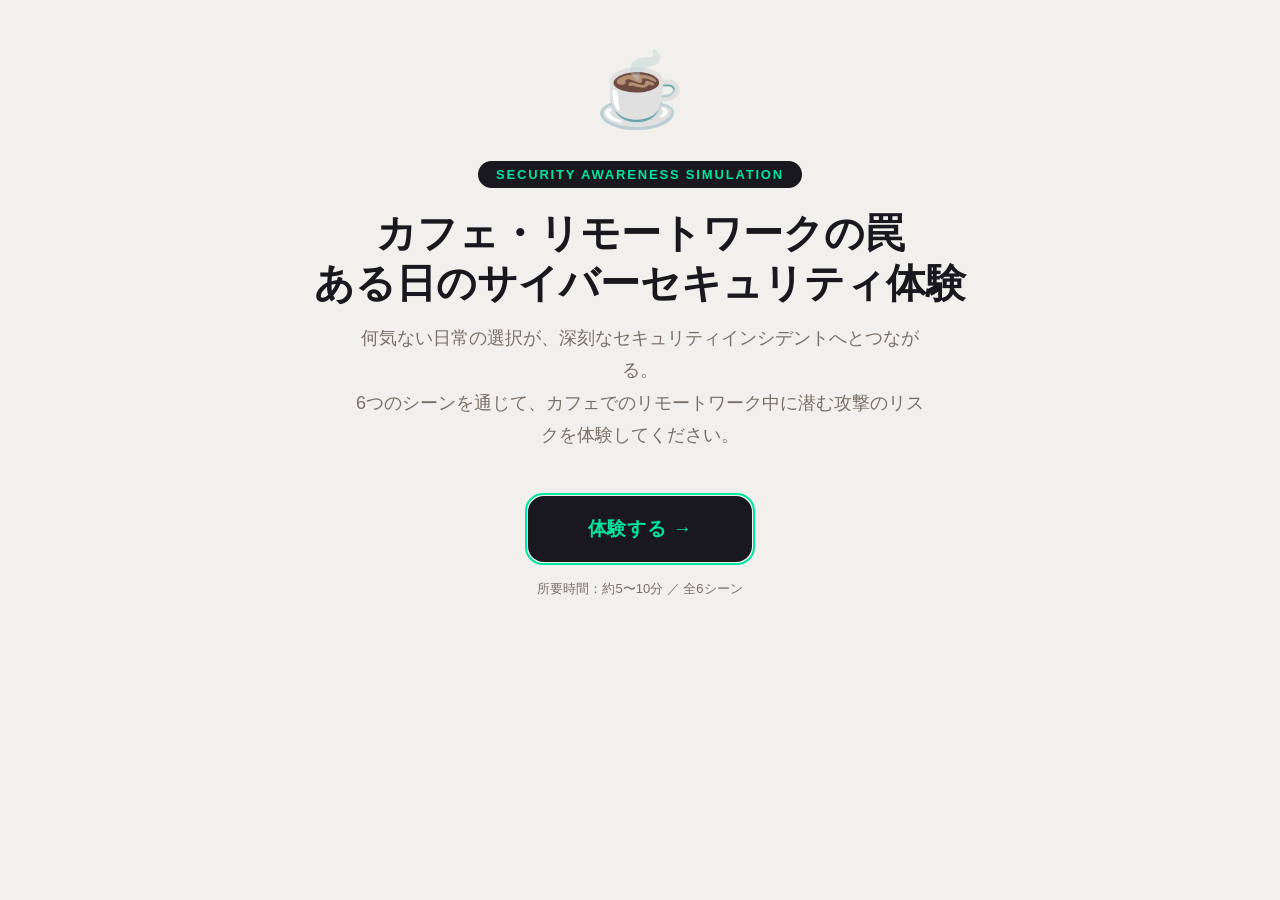
<file: cafe_security_sim.html>
<!DOCTYPE html>
<html lang="ja">
<head>
<meta charset="UTF-8">
<meta name="viewport" content="width=device-width, initial-scale=1.0">
<title>カフェ・リモートワークの罠</title>
<style>
*{box-sizing:border-box;margin:0;padding:0}
:root{
  --bg:#F2F0EC;
  --card:#FFFFFF;
  --border:#DDD8D0;
  --text:#1C1C1C;
  --muted:#787066;
  --red:#C93030;
  --red-bg:#FDF0F0;
  --amber:#A06010;
  --amber-bg:#FDF5E6;
  --neon:#00E5A0;
  --dark:#18181E;
}
html,body{height:100%;font-family:'Helvetica Neue',Arial,'Hiragino Kaku Gothic ProN','Yu Gothic',sans-serif;background:var(--bg);color:var(--text);font-size:16px}

/* ===== TOP PAGE ===== */
#page-top{display:flex;flex-direction:column;align-items:center;justify-content:center;min-height:100vh;padding:48px 24px;text-align:center}
.top-logo{font-size:72px;margin-bottom:28px}
.top-badge{display:inline-block;background:var(--dark);color:var(--neon);font-size:13px;font-weight:700;letter-spacing:.14em;padding:6px 18px;border-radius:30px;margin-bottom:20px;text-transform:uppercase}
.top-h{font-size:clamp(24px,4.5vw,40px);font-weight:700;color:var(--dark);line-height:1.25;margin-bottom:14px}
.top-sub{font-size:clamp(15px,2vw,18px);color:var(--muted);line-height:1.8;max-width:580px;margin:0 auto 36px}

.start-btn{background:var(--dark);color:var(--neon);border:none;border-radius:16px;padding:20px 60px;font-size:19px;font-weight:700;cursor:pointer;letter-spacing:.04em;position:relative;overflow:visible;transition:transform .15s;box-shadow:0 0 0 0 rgba(0,229,160,0)}
.start-btn:hover{transform:scale(1.04)}
.start-btn::after{content:'';position:absolute;inset:-3px;border-radius:18px;border:2px solid var(--neon);animation:neonGlow 2.2s ease-in-out infinite;pointer-events:none}
@keyframes neonGlow{0%,100%{opacity:.4;box-shadow:0 0 8px 2px rgba(0,229,160,.25)}50%{opacity:1;box-shadow:0 0 22px 6px rgba(0,229,160,.55)}}
.top-note{margin-top:18px;font-size:13px;color:var(--muted)}

/* ===== SIM PAGE ===== */
#page-sim{display:none;flex-direction:column;height:100vh;overflow:hidden}
.topbar{display:flex;align-items:center;gap:14px;padding:11px 20px;border-bottom:1px solid var(--border);background:var(--card);flex-shrink:0}
.topbar-title{font-size:16px;font-weight:700;color:var(--dark)}
.topbar-sub{font-size:13px;color:var(--muted)}
.dots-row{display:flex;gap:6px;margin-left:auto}
.dot{width:26px;height:6px;border-radius:3px;background:var(--border);transition:background .35s}
.dot.done{background:var(--red)}.dot.active{background:var(--amber)}

.sim-body{display:grid;grid-template-columns:1fr 280px;flex:1;min-height:0}

/* LEFT */
.left-col{display:flex;flex-direction:column;background:#E8F2F8;border-right:1px solid var(--border);overflow:hidden}

.scene-header{padding:16px 20px 12px;background:rgba(255,255,255,.9);border-bottom:1px solid rgba(200,210,220,.5);flex-shrink:0}
.scene-tag{font-size:12px;font-weight:700;color:var(--amber);text-transform:uppercase;letter-spacing:.1em;margin-bottom:4px}
.scene-name{font-size:22px;font-weight:700;color:var(--dark);line-height:1.2;transition:opacity .3s,transform .4s}
.scene-name.hiding{opacity:0;transform:translateX(24px)}
.scene-name.showing{opacity:1;transform:translateX(0)}

/* ---- SCENE VISUAL ---- */
.scene-visual{flex:1;display:flex;align-items:center;justify-content:center;position:relative;overflow:hidden;min-height:0;padding:20px}

/* laptop */
.laptop-wrap{position:relative;width:320px;flex-shrink:0}
.laptop-screen-outer{background:#1A1A2A;border-radius:12px 12px 0 0;padding:8px;box-shadow:0 8px 32px rgba(0,0,0,.28);position:relative}
.laptop-screen-inner{border-radius:6px;overflow:hidden;height:190px;background:#111;display:flex;align-items:center;justify-content:center;position:relative}
.laptop-base{height:14px;background:#CCCCCC;border-radius:0 0 6px 6px;margin:0 -2px;position:relative}
.laptop-base::after{content:'';display:block;width:60px;height:5px;background:#BBB;border-radius:0 0 4px 4px;margin:0 auto}

/* screen content */
.screen-content{width:100%;height:100%;display:flex;flex-direction:column;align-items:center;justify-content:center;gap:8px;padding:16px;color:white;transition:background .5s}
.screen-idle{background:linear-gradient(135deg,#0D2840,#1A3A5C)}
.screen-file{background:linear-gradient(135deg,#0D2840,#1A3A5C)}
.screen-meeting{background:linear-gradient(135deg,#0A1A30,#152840)}
.screen-warning{background:linear-gradient(135deg,#2A0A0A,#4A1010)}
.screen-usb{background:linear-gradient(135deg,#0D2840,#1A3A5C)}
.screen-lock{background:#1A1A2A}

/* person */
.person-wrap{position:absolute;bottom:20px;left:50%;transform:translateX(-200px);transition:opacity .6s,transform .6s}
.person-wrap.hidden{opacity:0;transform:translateX(-300px)}
.person-svg{width:80px;height:120px}

/* speech */
.speech-zone{background:rgba(255,255,255,.96);border-top:1px solid var(--border);padding:16px 20px;flex-shrink:0}
.speech-lbl{font-size:12px;font-weight:700;color:var(--amber);text-transform:uppercase;letter-spacing:.08em;margin-bottom:7px}
.speech-txt{font-size:15px;color:var(--dark);line-height:1.8;min-height:60px}
.cursor{display:inline-block;width:2px;height:1em;background:var(--dark);vertical-align:text-bottom;animation:blink .65s step-end infinite;margin-left:1px}
@keyframes blink{0%,100%{opacity:1}50%{opacity:0}}

/* action button */
.action-zone{padding:14px 20px 18px;background:rgba(255,255,255,.96);border-top:1px solid var(--border);flex-shrink:0}
.action-btn{width:100%;padding:16px 20px;font-size:16px;font-weight:700;border:none;border-radius:12px;background:var(--dark);color:var(--neon);cursor:pointer;font-family:inherit;letter-spacing:.03em;position:relative;animation:btnPulse 2.8s ease-in-out infinite;transition:transform .12s,opacity .2s}
.action-btn:hover{transform:scale(1.02)}
.action-btn:disabled{opacity:.4;cursor:default;animation:none}
.action-btn::after{content:'';position:absolute;inset:-2px;border-radius:14px;border:2px solid var(--neon);animation:neonGlow 2.8s ease-in-out infinite;pointer-events:none}
.action-btn:disabled::after{display:none}
@keyframes btnPulse{0%,100%{box-shadow:0 0 0 0 rgba(0,229,160,0)}50%{box-shadow:0 0 18px 4px rgba(0,229,160,.3)}}

/* RIGHT */
.right-col{display:flex;flex-direction:column;background:#F8F6F2;border-left:1px solid var(--border)}
.right-header{padding:16px 18px 12px;border-bottom:1px solid var(--border);flex-shrink:0}
.right-title{font-size:14px;font-weight:700;color:var(--muted);text-transform:uppercase;letter-spacing:.08em}
.log-scroll{flex:1;overflow-y:auto;padding:14px 14px;display:flex;flex-direction:column;gap:10px}
.log-empty{font-size:14px;color:var(--muted);opacity:.5;text-align:center;padding:24px 0}
.log-item{background:var(--card);border:1px solid var(--border);border-radius:10px;padding:12px 14px;opacity:0;transform:translateY(10px);transition:opacity .4s,transform .4s}
.log-item.show{opacity:1;transform:translateY(0)}
.log-item.latest{border-color:var(--red);background:var(--red-bg)}
.log-num{font-size:11px;font-weight:700;color:var(--muted);text-transform:uppercase;letter-spacing:.06em;margin-bottom:4px}
.log-item.latest .log-num{color:var(--red)}
.log-txt{font-size:14px;color:var(--dark);line-height:1.55}
.log-item.latest .log-txt{color:#8A1A1A}

/* ===== INCIDENT PAGE ===== */
#page-inc{display:none;min-height:100vh;background:#F2F0EC}
.inc-topbar{display:flex;align-items:center;gap:14px;padding:14px 24px;background:var(--card);border-bottom:1px solid var(--border);position:sticky;top:0;z-index:10}
.inc-badge{background:var(--dark);color:white;font-size:13px;font-weight:700;padding:5px 14px;border-radius:20px}
.inc-dots-row{display:flex;gap:5px;margin-left:auto}
.inc-content{max-width:860px;margin:0 auto;padding:28px 24px}
.inc-title{font-size:26px;font-weight:700;color:var(--dark);margin-bottom:20px;line-height:1.3}

/* incident visual */
.inc-visual{border-radius:12px;overflow:hidden;border:1px solid var(--border);margin-bottom:24px;background:white}
.inc-visual svg{display:block;width:100%}

/* info blocks — card grid matching summary style */
.info-blocks{display:grid;grid-template-columns:1fr 1fr;gap:12px;margin-bottom:16px}
.ib{border-radius:12px;padding:18px 20px;box-shadow:0 2px 6px rgba(0,0,0,.05)}
.ib.span2{grid-column:1/-1}
.ib-lbl{font-size:12px;font-weight:700;text-transform:uppercase;letter-spacing:.09em;margin-bottom:8px}
.ib-val{font-size:15px;line-height:1.7}

.ib.neutral{background:var(--card);border:1px solid var(--border)}
.ib.neutral .ib-lbl{color:var(--muted)}
.ib.neutral .ib-val{color:var(--dark)}

.ib.attack{background:#FBF0F0;border:1px solid #E8AAAA}
.ib.attack .ib-lbl{color:#8A1818}
.ib.attack .ib-val{color:#6A1010;font-weight:700;font-size:16px}

.ib.danger{background:#FEF5F5;border:1px solid #EEBABA;border-left:4px solid var(--red)}
.ib.danger .ib-lbl{color:#A02020}
.ib.danger .ib-val{color:#7A1818}

.ib.amber{background:#FDF8EE;border:1px solid #E0C878;border-left:4px solid #C07820}
.ib.amber .ib-lbl{color:#7A4A08}
.ib.amber .ib-val{color:#5A3206}

.inc-nav{display:flex;justify-content:space-between;align-items:center;padding-top:18px;border-top:1px solid var(--border);margin-top:4px}
.inc-counter{font-size:14px;color:var(--muted)}
.nxt-btn{background:var(--dark);color:var(--neon);border:none;border-radius:10px;padding:14px 28px;font-size:16px;font-weight:700;cursor:pointer;font-family:inherit;position:relative;letter-spacing:.03em}
.nxt-btn::after{content:'';position:absolute;inset:-2px;border-radius:12px;border:2px solid var(--neon);animation:neonGlow 2.2s ease-in-out infinite;pointer-events:none}

/* ===== SUMMARY PAGE ===== */
#page-sum{display:none;min-height:100vh;background:#F2F0EC;padding:36px 24px}
.sum-inner{max-width:820px;margin:0 auto}
.sum-hdr{text-align:center;margin-bottom:32px}
.sum-title{font-size:30px;font-weight:700;color:var(--dark);margin-bottom:8px}
.sum-sub{font-size:16px;color:var(--muted)}
.sum-grid{display:grid;grid-template-columns:1fr 1fr;gap:14px;margin-bottom:28px}
.sum-card{background:var(--card);border:1px solid var(--border);border-radius:12px;padding:18px 20px;box-shadow:0 2px 6px rgba(0,0,0,.05)}
.sum-scene{font-size:12px;font-weight:700;color:var(--amber);text-transform:uppercase;letter-spacing:.08em;margin-bottom:5px}
.sum-cname{font-size:16px;font-weight:700;color:var(--dark);margin-bottom:8px;line-height:1.3}
.sum-dmg{font-size:14px;color:#8A1A1A;line-height:1.6}
.sum-tech{margin-top:10px;background:#FDF0F0;border-radius:6px;padding:8px 12px;font-size:13px;color:#9A2020;line-height:1.45}
.tips-box{background:#EAF4E2;border:1px solid #B8D898;border-radius:12px;padding:22px 24px;margin-bottom:22px}
.tips-title{font-size:18px;font-weight:700;color:#1C4208;margin-bottom:14px}
.tips-list{list-style:none;display:flex;flex-direction:column;gap:10px}
.tips-list li{font-size:15px;color:#2A5810;line-height:1.7;padding-left:22px;position:relative}
.tips-list li::before{content:"✓";position:absolute;left:0;color:#3A7820;font-weight:700}
.restart-btn{width:100%;padding:16px;background:var(--dark);color:var(--neon);border:none;border-radius:12px;font-size:16px;font-weight:700;cursor:pointer;font-family:inherit;position:relative;letter-spacing:.03em}
.restart-btn::after{content:'';position:absolute;inset:-2px;border-radius:14px;border:2px solid var(--neon);animation:neonGlow 2.2s ease-in-out infinite;pointer-events:none}

/* overlay */
#overlay{position:fixed;inset:0;background:#18181E;z-index:200;pointer-events:none;opacity:0;transition:opacity .35s}
#overlay.on{opacity:1;pointer-events:all}

@keyframes fadeUp{from{opacity:0;transform:translateY(14px)}to{opacity:1;transform:translateY(0)}}
.fade-up{animation:fadeUp .4s ease forwards}
</style>
</head>
<body>
<div id="overlay"></div>

<!-- TOP -->
<div id="page-top">
  <div class="top-logo">☕</div>
  <div class="top-badge">Security Awareness Simulation</div>
  <div class="top-h">カフェ・リモートワークの罠<br>ある日のサイバーセキュリティ体験</div>
  <div class="top-sub" style="margin-bottom:44px">何気ない日常の選択が、深刻なセキュリティインシデントへとつながる。<br>6つのシーンを通じて、カフェでのリモートワーク中に潜む攻撃のリスクを体験してください。</div>
  <button class="start-btn" onclick="startSim()">体験する →</button>
  <div class="top-note">所要時間：約5〜10分 ／ 全6シーン</div>
</div>

<!-- SIM -->
<div id="page-sim">
  <div class="topbar">
    <div><div class="topbar-title">カフェ・リモートワークの罠</div><div class="topbar-sub">セキュリティ体験シミュレーター</div></div>
    <div class="dots-row" id="dots"></div>
  </div>
  <div class="sim-body">
    <div class="left-col">
      <div class="scene-header">
        <div class="scene-tag" id="scene-tag">オープニング</div>
        <div class="scene-name showing" id="scene-name">今日はカフェで仕事</div>
      </div>
      <div class="scene-visual" id="scene-visual">
        <!-- laptop -->
        <div class="laptop-wrap" id="laptop-wrap">
          <div class="laptop-screen-outer">
            <div class="laptop-screen-inner" id="screen-inner">
              <div class="screen-content screen-idle" id="screen-content"></div>
            </div>
          </div>
          <div class="laptop-base"></div>
        </div>
        <!-- person -->
        <div class="person-wrap" id="person-wrap">
          <svg class="person-svg" viewBox="0 0 80 120" xmlns="http://www.w3.org/2000/svg">
            <!-- head -->
            <circle cx="40" cy="22" r="18" fill="#F5C890" stroke="#DDA060" stroke-width="1"/>
            <!-- hair -->
            <ellipse cx="40" cy="10" rx="18" ry="10" fill="#5A3A1A"/>
            <!-- body -->
            <rect x="22" y="38" width="36" height="42" fill="#4A70B0" rx="5"/>
            <!-- left arm -->
            <rect x="6" y="40" width="16" height="32" fill="#4A70B0" rx="4"/>
            <rect x="4" y="68" width="14" height="8" fill="#F5C890" rx="3"/>
            <!-- right arm -->
            <rect x="58" y="40" width="16" height="32" fill="#4A70B0" rx="4"/>
            <rect x="62" y="68" width="14" height="8" fill="#F5C890" rx="3"/>
            <!-- legs -->
            <rect x="24" y="78" width="14" height="34" fill="#2A2A4A" rx="3"/>
            <rect x="42" y="78" width="14" height="34" fill="#2A2A4A" rx="3"/>
            <!-- shoes -->
            <rect x="22" y="108" width="16" height="10" fill="#1A1A1A" rx="3"/>
            <rect x="40" y="108" width="16" height="10" fill="#1A1A1A" rx="3"/>
          </svg>
        </div>
      </div>
      <div class="speech-zone">
        <div class="speech-lbl">あなたの心の声</div>
        <div class="speech-txt"><span id="speech-text"></span><span class="cursor" id="cursor" style="display:none"></span></div>
      </div>
      <div class="action-zone">
        <button class="action-btn" id="action-btn" onclick="doStep()">カフェに入る →</button>
      </div>
    </div>
    <div class="right-col">
      <div class="right-header"><div class="right-title">行動履歴</div></div>
      <div class="log-scroll" id="log-scroll">
        <div class="log-empty" id="log-empty">まだ行動はありません</div>
      </div>
    </div>
  </div>
</div>

<!-- ROLL -->
<div id="page-roll" style="display:none;position:fixed;inset:0;background:#0A0A12;z-index:50;overflow:hidden;cursor:default">
  <div id="roll-lines" style="position:absolute;width:100%;text-align:center;bottom:-40px"></div>
</div>

<!-- INCIDENT -->
<div id="page-inc">
  <div class="inc-topbar">
    <span class="inc-badge" id="inc-badge">シーン 1</span>
    <span style="font-size:15px;font-weight:700;color:#444" id="inc-phase-title"></span>
    <div class="inc-dots-row" id="inc-dots"></div>
  </div>
  <div class="inc-content">
    <div class="inc-title" id="inc-title"></div>
    <div class="inc-visual" id="inc-visual"></div>
    <div class="info-grid" id="inc-grid"></div>
    <div class="inc-nav">
      <span class="inc-counter" id="inc-counter"></span>
      <button class="nxt-btn" id="nxt-btn" onclick="nextInc()">次のシーンへ →</button>
    </div>
  </div>
</div>

<!-- SUMMARY -->
<div id="page-sum">
  <div class="sum-inner">
    <div class="sum-hdr">
      <div class="sum-title">🚩 被害まとめレポート</div>
      <div class="sum-sub">6つの行動が招いた具体的なリスク</div>
    </div>
    <div class="sum-grid" id="sum-grid"></div>
    <div class="tips-box">
      <div class="tips-title">🛡 安全なカフェワーク 6原則</div>
      <ul class="tips-list">
        <li>公共Wi-Fiは使わずスマートフォンのテザリングを利用。やむを得ない場合は必ずVPN経由で接続する</li>
        <li>離席のたびに必ず画面ロック（Windows: Win+L、Mac: Cmd+Ctrl+Q）。たとえ数秒でも例外なく</li>
        <li>Web会議はイヤホン必須。機密情報・プロジェクト名・取引先名はカフェで口にしない</li>
        <li>公共USBポートへの直接接続は禁止。充電専用アダプタ（データブロッカー）を常備する</li>
        <li>機密ファイルへのアクセスは必ずVPN経由で行い、接続確認を怠らない</li>
        <li>プライバシーフィルターを装着しビジュアルハッキングを防ぐ。座席は壁側を選ぶ</li>
      </ul>
    </div>
    <button class="restart-btn" onclick="restart()">↺ もう一度体験する</button>
  </div>
</div>

<script>
/* ============================================================
   DATA
============================================================ */
const SCENES = [
  {
    tag:"オープニング", name:"今日はカフェで仕事",
    text:"締め切りまであと数時間。気分転換に駅前の「CAFE LIBRE」に来てみた。窓際の席でコーヒーを頼んで、さあ集中するぞ。残りの資料を今日中に仕上げてみせる。",
    btn:"カフェに入る →", log:null,
    screen:"idle", personVisible:true
  },
  {
    tag:"シーン 1", name:"ネットワークの選択",
    text:"まずインターネットに繋がないと。Wi-Fi設定を開くと…「Cafe_Guest_Free」が飛んでる。店名と同じSSIDだし、これが公式のやつだろう。パスワードなしで繋がった。ラッキー。",
    btn:"Free Wi-Fi に接続する",
    log:"フリーWi-Fi「Cafe_Guest_Free」に接続した",
    screen:"wifi", personVisible:true
  },
  {
    tag:"シーン 2", name:"短時間の離席",
    text:"コーヒーをカウンターに取りに行くか。すぐ隣だし、どうせ30秒も経たない。PCロックするの面倒だし、そのままにしていこう。財布だけ持って行くか。",
    btn:"PCをそのままにして席を立つ",
    log:"画面ロックせず席を離れた（1回目）",
    screen:"idle", personVisible:false
  },
  {
    tag:"シーン 3", name:"重要ファイルへのアクセス",
    text:"よし作業再開。社内サーバーから「プロジェクト秘匿資料_最終版.xlsx」を開かないと。VPN？まあHTTPSだから暗号化されてるだろう。繋ぐの手間だし、そのまま開いてしまおう。",
    btn:"VPNなしでファイルを開く",
    log:"VPNを通さず社内の機密ファイルを開いた",
    screen:"file", personVisible:true
  },
  {
    tag:"シーン 4", name:"Web会議の開始",
    text:"あ、部長からWeb会議のコールだ。イヤホンがカバンの奥に埋まってる……探すのも時間の無駄か。小声で話せばカフェの喧騒でかき消されるだろう。スピーカーで参加しちゃおう。",
    btn:"スピーカーで会議に参加する",
    log:"スピーカー・生声でWeb会議に参加した",
    screen:"meeting", personVisible:true
  },
  {
    tag:"シーン 5", name:"再びの離席",
    text:"ちょっとお手洗いへ。さっき席を外したときも何もなかったし、今回も大丈夫だろう。資料も開きっぱなしだけど、5分くらいで戻るから。ロックは……まあいいか。",
    btn:"また画面ロックせず席を立つ",
    log:"画面ロックせず席を離れた（2回目）",
    screen:"warning", personVisible:false
  },
  {
    tag:"シーン 6", name:"バッテリーの補充",
    text:"まずい、バッテリーが20%を切った。充電器は持ってきたのに電源タップが見当たらない。あ、壁にUSBの充電ポートがある！これを使えば直接充電できるじゃないか。",
    btn:"公共USBポートに接続して充電する",
    log:"公共USBポートに直接接続して充電した",
    screen:"usb", personVisible:true
  }
];

const INCIDENTS = [
  {
    scene:"シーン 1", title:"偽Wi-Fiへの接続（イビルツイン攻撃）",
    action:"フリーWi-Fi「Cafe_Guest_Free」に接続",
    attack:"イビルツイン攻撃 / 中間者攻撃（MitM）",
    what:"攻撃者が同名SSIDで設置した偽アクセスポイントに接続してしまった。電波を強くした偽APに端末が自動接続するため、利用者は気づかない。",
    damage:"以降の全通信が攻撃者のサーバーを経由し、IDとパスワードを含む認証情報が盗まれる。",
    detail:"偽APはSSLストリッピング攻撃も併用することで、HTTPS通信すら平文に変換して傍受できる。VPNなしでは通信内容は丸見えの状態となる。",
    svg: incSvgWifi
  },
  {
    scene:"シーン 2", title:"画面ロックなしでの離席（BadUSB攻撃）",
    action:"画面ロックせず席を立った",
    attack:"物理侵害 / BadUSB攻撃",
    what:"無施錠のPCに数秒アクセスできれば十分。攻撃者はUSBメモリに見せかけたBadUSBデバイスをPCに挿入し、自動スクリプトを実行する。",
    damage:"キーボードデバイスとして認識するBadUSBにより、バックドアが数秒以内に設置される。以降、遠隔操作が可能になる。",
    detail:"BadUSBはマルウェアをダウンロード・実行するコマンドをミリ秒単位で自動打鍵する。ロック画面さえなければ持ち主が戻る前に完了する。",
    svg: incSvgBadUSB
  },
  {
    scene:"シーン 3", title:"VPNなしでの機密ファイルアクセス",
    action:"VPNを通さずファイルを開いた",
    attack:"パケットスニッフィング / セッションハイジャック",
    what:"シーン1で偽APに接続済みのため、全通信が攻撃者に丸見えの状態。その状態で機密ファイルを開いた。",
    damage:"機密ファイルの内容・ファイル名・社内サーバーのURL・認証トークンが平文で流出する。",
    detail:"攻撃者はWireshark等のツールで通信を記録・解析し、認証トークンを窃取してセッションを乗っ取ることもできる。HTTPSも偽APにより剥奪される場合がある。",
    svg: incSvgSniff
  },
  {
    scene:"シーン 4", title:"オープンスペースでのWeb会議",
    action:"スピーカー・生声で会議に参加",
    attack:"ショルダーハッキング / ソーシャルエンジニアリング",
    what:"「小声」でも静かなカフェでは数メートル先まで筒抜け。隣席の人物が意図的に会話を記録していた。",
    damage:"プロジェクト名・取引先名・担当者名・売上数値が漏洩し、精巧な標的型フィッシングメールの材料となる。",
    detail:"収集した情報をもとに「取引先のXX部長」を名乗るなりすましメールが送られ、追加の機密情報や送金を要求するビジネスメール詐欺（BEC）に発展する。",
    svg: incSvgShoulder
  },
  {
    scene:"シーン 5", title:"画面ロックなしでの離席（2回目）",
    action:"再び画面ロックせず席を立った",
    attack:"セッション乗っ取り / 物理アクセス攻撃",
    what:"シーン2でバックドアが仕掛けられた状態での2回目の離席。攻撃者に十分な操作時間が与えられた。",
    damage:"ログイン済みセッションを悪用したなりすまし送信・機密ファイルの外部転送が実行される。",
    detail:"バックドアを通じた遠隔操作または直接操作により、社内システムへの不正アクセスが完了。シーン3で取得した認証情報と組み合わせて被害が拡大する。",
    svg: incSvgSession
  },
  {
    scene:"シーン 6", title:"公共USBポートでの充電（Juice Jacking）",
    action:"壁のUSBポートに直接接続",
    attack:"ジュースジャッキング（Juice Jacking）",
    what:"USBには電源線とデータ転送線が共存する。攻撃者が細工した公共USBポートは充電しながら同時にデータを窃取できる。",
    damage:"端末内のファイル・連絡先・写真・ブラウザ保存パスワード・認証トークンが自動転送される。",
    detail:"iOSでは「このコンピュータを信頼しますか？」ダイアログが出るが、見落とすケースも多い。充電専用アダプタ（データブロッカー）を使えば物理的にデータ線を遮断できる。",
    svg: incSvgJuice
  }
];

/* ============================================================
   SCREEN CONTENT RENDERERS
============================================================ */
function renderScreen(type) {
  const el = document.getElementById('screen-content');
  el.className = 'screen-content';
  switch(type) {
    case 'idle':
      el.classList.add('screen-idle');
      el.innerHTML = `
        <div style="display:flex;flex-direction:column;align-items:flex-start;width:100%;padding:8px 4px;gap:6px">
          <div style="height:8px;width:70%;background:rgba(255,255,255,.2);border-radius:3px"></div>
          <div style="height:5px;width:55%;background:rgba(255,255,255,.12);border-radius:3px"></div>
          <div style="height:5px;width:80%;background:rgba(255,255,255,.12);border-radius:3px"></div>
          <div style="height:5px;width:40%;background:rgba(255,255,255,.12);border-radius:3px"></div>
        </div>`;
      break;
    case 'wifi':
      el.classList.add('screen-idle');
      el.innerHTML = `
        <div style="display:flex;flex-direction:column;align-items:center;gap:10px">
          <svg width="70" height="54" viewBox="0 0 70 54">
            <path d="M5 28 Q35 0 65 28" stroke="#00E5A0" stroke-width="4" fill="none" stroke-linecap="round"/>
            <path d="M15 38 Q35 18 55 38" stroke="#00E5A0" stroke-width="4" fill="none" stroke-linecap="round"/>
            <path d="M25 47 Q35 35 45 47" stroke="#00E5A0" stroke-width="4" fill="none" stroke-linecap="round"/>
            <circle cx="35" cy="52" r="5" fill="#00E5A0"/>
          </svg>
          <div style="font-size:12px;color:#00E5A0;font-weight:700;letter-spacing:.05em">接続完了</div>
          <div style="font-size:10px;color:rgba(255,255,255,.6);font-family:monospace">Cafe_Guest_Free</div>
        </div>`;
      break;
    case 'file':
      el.classList.add('screen-file');
      el.innerHTML = `
        <div style="display:flex;flex-direction:column;align-items:center;gap:8px">
          <div style="font-size:36px">📄</div>
          <div style="font-size:11px;color:rgba(255,255,255,.9);font-weight:700;text-align:center;line-height:1.4">プロジェクト<br>秘匿資料_最終版.xlsx</div>
          <div style="background:rgba(255,255,255,.12);border-radius:4px;padding:4px 10px">
            <div style="font-size:10px;color:rgba(255,200,0,.8)">⚠ VPN未接続</div>
          </div>
        </div>`;
      break;
    case 'meeting':
      el.classList.add('screen-meeting');
      el.innerHTML = `
        <div style="display:flex;flex-direction:column;align-items:center;gap:10px;width:100%">
          <div style="display:flex;gap:8px;justify-content:center">
            <div style="width:48px;height:36px;background:#1E4A3A;border-radius:6px;display:flex;align-items:center;justify-content:center">
              <div style="font-size:18px">👤</div>
            </div>
            <div style="width:48px;height:36px;background:#1A3A5A;border-radius:6px;display:flex;align-items:center;justify-content:center">
              <div style="font-size:18px">👤</div>
            </div>
            <div style="width:48px;height:36px;background:#3A1A3A;border-radius:6px;display:flex;align-items:center;justify-content:center">
              <div style="font-size:18px">👤</div>
            </div>
          </div>
          <div style="background:rgba(231,76,60,.3);border:1px solid rgba(231,76,60,.5);border-radius:20px;padding:3px 12px">
            <div style="font-size:11px;color:#FF9090;font-weight:700">🔴 会議中 スピーカーON</div>
          </div>
        </div>`;
      break;
    case 'warning':
      el.classList.add('screen-warning');
      el.innerHTML = `
        <div style="display:flex;flex-direction:column;align-items:center;gap:10px">
          <div style="font-size:40px;animation:blink .8s step-end infinite">⚠️</div>
          <div style="font-size:12px;color:#FF8080;font-weight:700;text-align:center;line-height:1.5">画面ロックなし<br>無防備な状態</div>
        </div>`;
      break;
    case 'usb':
      el.classList.add('screen-usb');
      el.innerHTML = `
        <div style="display:flex;flex-direction:column;align-items:center;gap:10px">
          <div style="font-size:14px;color:rgba(255,255,255,.6)">バッテリー残量</div>
          <div style="width:90px;height:26px;border:2px solid rgba(255,255,255,.4);border-radius:4px;position:relative;overflow:hidden">
            <div style="position:absolute;right:-6px;top:50%;transform:translateY(-50%);width:5px;height:14px;background:rgba(255,255,255,.4);border-radius:0 2px 2px 0"></div>
            <div style="width:18%;height:100%;background:#E24B4A;border-radius:2px 0 0 2px"></div>
          </div>
          <div style="font-size:22px;font-weight:700;color:#FF6060">18%</div>
          <div style="font-size:11px;color:rgba(255,200,100,.8);font-weight:700">🔌 公共USB充電中</div>
        </div>`;
      break;
  }
}

/* ============================================================
   INCIDENT SVGs
============================================================ */
function incSvgWifi() {
  return `<svg width="100%" viewBox="0 0 700 180" xmlns="http://www.w3.org/2000/svg" style="display:block">
    <rect width="700" height="180" fill="#F0F6FA"/>
    <!-- PC -->
    <rect x="40" y="30" width="160" height="120" fill="#1A2A3A" rx="8"/>
    <rect x="50" y="40" width="140" height="90" fill="#0D1F30"/>
    <!-- wifi icon on screen -->
    <path d="M95 105 Q120 78 145 105" stroke="#00C080" stroke-width="3.5" fill="none" stroke-linecap="round"/>
    <path d="M105 115 Q120 95 135 115" stroke="#00C080" stroke-width="3.5" fill="none" stroke-linecap="round"/>
    <path d="M113 123 Q120 112 127 123" stroke="#00C080" stroke-width="3.5" fill="none" stroke-linecap="round"/>
    <circle cx="120" cy="128" r="4" fill="#00C080"/>
    <rect x="60" y="130" width="120" height="12" fill="#223040" rx="6"/>
    <!-- arrow flow -->
    <line x1="200" y1="90" x2="290" y2="90" stroke="#C93030" stroke-width="2.5" stroke-dasharray="7,4"/>
    <polygon points="290,84 304,90 290,96" fill="#C93030"/>
    <text x="245" y="82" text-anchor="middle" font-size="11" fill="#C93030" font-family="sans-serif" font-weight="700">傍受</text>
    <!-- evil AP box -->
    <rect x="304" y="44" width="160" height="92" fill="#FDF0F0" rx="8" stroke="#C93030" stroke-width="2"/>
    <text x="384" y="68" text-anchor="middle" font-size="13" fill="#8A1818" font-family="sans-serif" font-weight="700">偽アクセスポイント</text>
    <text x="384" y="86" text-anchor="middle" font-size="11" fill="#A02828" font-family="sans-serif">（イビルツイン）</text>
    <text x="384" y="104" text-anchor="middle" font-size="11" fill="#A02828" font-family="sans-serif">攻撃者が設置・管理</text>
    <text x="384" y="122" text-anchor="middle" font-size="11" fill="#C93030" font-family="sans-serif" font-weight="700">全通信を記録</text>
    <!-- arrow to server -->
    <line x1="464" y1="90" x2="540" y2="90" stroke="#A06010" stroke-width="2.5"/>
    <polygon points="540,84 554,90 540,96" fill="#A06010"/>
    <text x="502" y="82" text-anchor="middle" font-size="11" fill="#A06010" font-family="sans-serif" font-weight="700">転送</text>
    <!-- attacker server -->
    <rect x="554" y="50" width="120" height="80" fill="#FDF5E6" rx="8" stroke="#D4A030" stroke-width="1.5"/>
    <text x="614" y="80" text-anchor="middle" font-size="13" fill="#6A3808" font-family="sans-serif" font-weight="700">攻撃者</text>
    <text x="614" y="98" text-anchor="middle" font-size="11" fill="#8A5010" font-family="sans-serif">ID/PW受信</text>
    <text x="614" y="114" text-anchor="middle" font-size="11" fill="#8A5010" font-family="sans-serif">データ保存</text>
  </svg>`;
}

function incSvgBadUSB() {
  return `<svg width="100%" viewBox="0 0 700 180" xmlns="http://www.w3.org/2000/svg" style="display:block">
    <rect width="700" height="180" fill="#F5F2EE"/>
    <!-- unlocked laptop -->
    <rect x="200" y="25" width="300" height="130" fill="#1A2A3A" rx="8"/>
    <rect x="212" y="35" width="276" height="100" fill="#2A0808"/>
    <text x="350" y="88" text-anchor="middle" font-size="28" font-family="sans-serif">⚠️</text>
    <text x="350" y="112" text-anchor="middle" font-size="13" fill="#FF8080" font-family="sans-serif" font-weight="700">画面ロックなし</text>
    <rect x="220" y="155" width="260" height="10" fill="#999" rx="5"/>
    <!-- attacker figure left -->
    <circle cx="80" cy="65" r="22" fill="#2A2A2A" stroke="#555" stroke-width="1"/>
    <rect x="60" y="85" width="40" height="50" fill="#1A1A1A" rx="5"/>
    <rect x="40" y="88" width="20" height="36" fill="#1A1A1A" rx="4"/>
    <rect x="100" y="88" width="20" height="36" fill="#1A1A1A" rx="4"/>
    <!-- USB device -->
    <rect x="48" y="118" width="24" height="12" fill="#444" rx="2"/>
    <rect x="52" y="122" width="16" height="6" fill="#222" rx="1"/>
    <!-- arrow -->
    <line x1="112" y1="120" x2="196" y2="100" stroke="#C93030" stroke-width="2.5"/>
    <polygon points="195,94 205,102 194,108" fill="#C93030"/>
    <text x="150" y="104" text-anchor="middle" font-size="11" fill="#C93030" font-family="sans-serif" font-weight="700">USB挿入</text>
    <!-- result box right -->
    <rect x="510" y="30" width="165" height="120" fill="#FDF0F0" rx="8" stroke="#C93030" stroke-width="2"/>
    <text x="592" y="56" text-anchor="middle" font-size="13" fill="#8A1818" font-family="sans-serif" font-weight="700">被害</text>
    <text x="592" y="76" text-anchor="middle" font-size="12" fill="#A02020" font-family="sans-serif">バックドア設置</text>
    <text x="592" y="96" text-anchor="middle" font-size="12" fill="#A02020" font-family="sans-serif">遠隔操作可能に</text>
    <text x="592" y="116" text-anchor="middle" font-size="12" fill="#A02020" font-family="sans-serif">キー入力記録</text>
    <line x1="500" y1="90" x2="508" y2="90" stroke="#C93030" stroke-width="2.5"/>
    <polygon points="506,84 518,90 506,96" fill="#C93030"/>
  </svg>`;
}

function incSvgSniff() {
  return `<svg width="100%" viewBox="0 0 700 180" xmlns="http://www.w3.org/2000/svg" style="display:block">
    <rect width="700" height="180" fill="#F0F6FA"/>
    <!-- PC with file open -->
    <rect x="30" y="25" width="180" height="130" fill="#1A2A3A" rx="8"/>
    <rect x="42" y="35" width="156" height="100" fill="#0D1F30"/>
    <text x="120" y="75" text-anchor="middle" font-size="24" font-family="sans-serif">📄</text>
    <text x="120" y="98" text-anchor="middle" font-size="10" fill="#7AC" font-family="sans-serif">秘匿資料.xlsx</text>
    <rect x="60" y="106" width="120" height="14" fill="#FF8C00" rx="4" opacity=".25"/>
    <text x="120" y="116" text-anchor="middle" font-size="10" fill="#FFC060" font-family="sans-serif" font-weight="700">VPN未接続</text>
    <rect x="50" y="155" width="140" height="8" fill="#999" rx="4"/>
    <!-- sniff box center -->
    <line x1="210" y1="90" x2="295" y2="90" stroke="#C93030" stroke-width="2.5" stroke-dasharray="7,4"/>
    <polygon points="294,84 308,90 294,96" fill="#C93030"/>
    <rect x="308" y="40" width="180" height="100" fill="#FDF0F0" rx="8" stroke="#C93030" stroke-width="2"/>
    <text x="398" y="66" text-anchor="middle" font-size="13" fill="#8A1818" font-family="sans-serif" font-weight="700">パケット傍受</text>
    <text x="398" y="86" text-anchor="middle" font-size="11" fill="#A02020" font-family="sans-serif">認証トークン取得</text>
    <text x="398" y="104" text-anchor="middle" font-size="11" fill="#A02020" font-family="sans-serif">ファイル内容を読取</text>
    <text x="398" y="122" text-anchor="middle" font-size="11" fill="#C93030" font-family="sans-serif" font-weight="700">平文データ丸見え</text>
    <!-- to attacker -->
    <line x1="488" y1="90" x2="556" y2="90" stroke="#A06010" stroke-width="2.5"/>
    <polygon points="555,84 568,90 555,96" fill="#A06010"/>
    <rect x="568" y="40" width="110" height="100" fill="#FDF5E6" rx="8" stroke="#D4A030" stroke-width="1.5"/>
    <text x="623" y="70" text-anchor="middle" font-size="13" fill="#6A3808" font-family="sans-serif" font-weight="700">攻撃者</text>
    <text x="623" y="90" text-anchor="middle" font-size="11" fill="#8A5010" font-family="sans-serif">機密情報</text>
    <text x="623" y="108" text-anchor="middle" font-size="11" fill="#8A5010" font-family="sans-serif">窃取完了</text>
    <text x="245" y="80" text-anchor="middle" font-size="11" fill="#C93030" font-family="sans-serif" font-weight="700">傍受</text>
  </svg>`;
}

function incSvgShoulder() {
  return `<svg width="100%" viewBox="0 0 700 180" xmlns="http://www.w3.org/2000/svg" style="display:block">
    <rect width="700" height="180" fill="#FEFAF0"/>
    <!-- person speaking -->
    <circle cx="100" cy="65" r="22" fill="#F5C890" stroke="#DDA060" stroke-width="1"/>
    <rect x="80" y="85" width="40" height="50" fill="#4A70B0" rx="5"/>
    <rect x="60" y="88" width="20" height="36" fill="#4A70B0" rx="4"/>
    <rect x="100" y="88" width="20" height="36" fill="#4A70B0" rx="4"/>
    <!-- sound waves -->
    <path d="M132 60 Q150 40 132 80" stroke="#C93030" stroke-width="3" fill="none" stroke-linecap="round"/>
    <path d="M144 50 Q170 30 144 90" stroke="#C93030" stroke-width="2.5" fill="none" stroke-linecap="round" opacity=".6"/>
    <path d="M157 44 Q192 20 157 96" stroke="#C93030" stroke-width="2" fill="none" stroke-linecap="round" opacity=".35"/>
    <!-- info box -->
    <rect x="200" y="30" width="200" height="120" fill="white" rx="8" stroke="#D4A030" stroke-width="1.5"/>
    <text x="300" y="54" text-anchor="middle" font-size="13" fill="#6A3808" font-family="sans-serif" font-weight="700">漏洩した情報</text>
    <text x="300" y="76" text-anchor="middle" font-size="12" fill="#4A2808" font-family="sans-serif">・プロジェクト名</text>
    <text x="300" y="96" text-anchor="middle" font-size="12" fill="#4A2808" font-family="sans-serif">・取引先名・担当者名</text>
    <text x="300" y="116" text-anchor="middle" font-size="12" fill="#4A2808" font-family="sans-serif">・売上数値・スケジュール</text>
    <text x="300" y="136" text-anchor="middle" font-size="12" fill="#C93030" font-family="sans-serif" font-weight="700">→ 標的型攻撃の材料に</text>
    <!-- eavesdropper -->
    <circle cx="570" cy="65" r="22" fill="#2A2A2A" stroke="#555" stroke-width="1"/>
    <rect x="550" y="85" width="40" height="50" fill="#1A1A1A" rx="5"/>
    <rect x="530" y="88" width="20" height="36" fill="#1A1A1A" rx="4"/>
    <rect x="590" y="88" width="20" height="36" fill="#1A1A1A" rx="4"/>
    <!-- ear -->
    <text x="538" y="72" font-size="18" font-family="sans-serif">👂</text>
    <!-- memo -->
    <rect x="498" y="110" width="80" height="50" fill="#FFFFF0" rx="5" stroke="#C8C090" stroke-width="1"/>
    <rect x="504" y="118" width="68" height="3" fill="#888" rx="1"/>
    <rect x="504" y="125" width="55" height="3" fill="#888" rx="1"/>
    <rect x="504" y="132" width="62" height="3" fill="#888" rx="1"/>
    <rect x="504" y="139" width="48" height="3" fill="#888" rx="1"/>
    <!-- arrow from info to eavesdropper -->
    <line x1="400" y1="90" x2="525" y2="90" stroke="#C93030" stroke-width="2" stroke-dasharray="6,4"/>
    <polygon points="524,84 538,90 524,96" fill="#C93030"/>
  </svg>`;
}

function incSvgSession() {
  return `<svg width="100%" viewBox="0 0 700 180" xmlns="http://www.w3.org/2000/svg" style="display:block">
    <rect width="700" height="180" fill="#FFF8F5"/>
    <!-- hacked laptop -->
    <rect x="200" y="20" width="300" height="140" fill="#2A0808" rx="8"/>
    <rect x="212" y="32" width="276" height="108" fill="#3A0A0A"/>
    <!-- X marks -->
    <line x1="240" y1="55" x2="300" y2="115" stroke="#E24B4A" stroke-width="4"/>
    <line x1="300" y1="55" x2="240" y2="115" stroke="#E24B4A" stroke-width="4"/>
    <text x="380" y="90" text-anchor="middle" font-size="26" font-family="sans-serif">⚠️</text>
    <text x="380" y="115" text-anchor="middle" font-size="12" fill="#FF8080" font-family="sans-serif" font-weight="700">侵害済み</text>
    <rect x="220" y="160" width="260" height="8" fill="#999" rx="4"/>
    <!-- attacker left -->
    <circle cx="80" cy="60" r="22" fill="#2A2A2A" stroke="#555" stroke-width="1"/>
    <rect x="60" y="80" width="40" height="50" fill="#1A1A1A" rx="5"/>
    <rect x="40" y="83" width="20" height="36" fill="#1A1A1A" rx="4"/>
    <rect x="100" y="83" width="20" height="36" fill="#1A1A1A" rx="4"/>
    <!-- arrow attacker to laptop -->
    <line x1="118" y1="90" x2="196" y2="90" stroke="#C93030" stroke-width="2.5"/>
    <polygon points="195,84 208,90 195,96" fill="#C93030"/>
    <text x="157" y="80" text-anchor="middle" font-size="10" fill="#C93030" font-family="sans-serif" font-weight="700">遠隔操作</text>
    <!-- arrow laptop to target right -->
    <line x1="500" y1="90" x2="568" y2="90" stroke="#C93030" stroke-width="2.5"/>
    <polygon points="567,84 580,90 567,96" fill="#C93030"/>
    <!-- damage list -->
    <rect x="580" y="25" width="108" height="130" fill="#FDF0F0" rx="8" stroke="#C93030" stroke-width="1.5"/>
    <text x="634" y="50" text-anchor="middle" font-size="12" fill="#8A1818" font-family="sans-serif" font-weight="700">被害</text>
    <text x="634" y="70" text-anchor="middle" font-size="11" fill="#A02020" font-family="sans-serif">なりすまし</text>
    <text x="634" y="88" text-anchor="middle" font-size="11" fill="#A02020" font-family="sans-serif">メール送信</text>
    <text x="634" y="106" text-anchor="middle" font-size="11" fill="#A02020" font-family="sans-serif">ファイル</text>
    <text x="634" y="124" text-anchor="middle" font-size="11" fill="#A02020" font-family="sans-serif">外部転送</text>
  </svg>`;
}

function incSvgJuice() {
  return `<svg width="100%" viewBox="0 0 700 180" xmlns="http://www.w3.org/2000/svg" style="display:block">
    <rect width="700" height="180" fill="#F0F6FA"/>
    <!-- laptop -->
    <rect x="30" y="25" width="180" height="130" fill="#1A2A3A" rx="8"/>
    <rect x="42" y="35" width="156" height="100" fill="#0D1F30"/>
    <!-- battery on screen -->
    <rect x="85" y="58" width="66" height="28" fill="none" stroke="rgba(255,255,255,.5)" stroke-width="2.5" rx="4"/>
    <rect x="151" y="66" width="6" height="12" fill="rgba(255,255,255,.4)" rx="2"/>
    <rect x="89" y="62" width="12" height="20" fill="#E24B4A" rx="2"/>
    <text x="120" y="104" text-anchor="middle" font-size="13" fill="#FF6060" font-family="sans-serif" font-weight="700">18%</text>
    <text x="120" y="120" text-anchor="middle" font-size="10" fill="rgba(255,200,100,.8)" font-family="sans-serif">充電中 🔌</text>
    <rect x="50" y="155" width="140" height="8" fill="#999" rx="4"/>
    <!-- cable -->
    <path d="M210 110 Q290 110 340 90" stroke="#E24B4A" stroke-width="3" fill="none" stroke-dasharray="8,4"/>
    <!-- evil USB port -->
    <rect x="340" y="50" width="60" height="100" fill="#555" rx="6" stroke="#888" stroke-width="1"/>
    <rect x="350" y="64" width="40" height="16" fill="#333" rx="2"/>
    <rect x="350" y="84" width="40" height="16" fill="#333" rx="2"/>
    <rect x="350" y="104" width="40" height="16" fill="#E24B4A" rx="2" opacity=".7"/>
    <text x="370" y="140" text-anchor="middle" font-size="10" fill="#CCC" font-family="sans-serif">USB</text>
    <!-- data flow box -->
    <rect x="420" y="30" width="180" height="120" fill="#FDF0F0" rx="8" stroke="#C93030" stroke-width="2"/>
    <text x="510" y="56" text-anchor="middle" font-size="13" fill="#8A1818" font-family="sans-serif" font-weight="700">窃取されるデータ</text>
    <text x="510" y="76" text-anchor="middle" font-size="11" fill="#A02020" font-family="sans-serif">・ファイル・写真・連絡先</text>
    <text x="510" y="94" text-anchor="middle" font-size="11" fill="#A02020" font-family="sans-serif">・保存パスワード</text>
    <text x="510" y="112" text-anchor="middle" font-size="11" fill="#A02020" font-family="sans-serif">・認証トークン</text>
    <text x="510" y="130" text-anchor="middle" font-size="11" fill="#A02020" font-family="sans-serif">・ブラウザ履歴・Cookie</text>
    <!-- arrow -->
    <line x1="400" y1="90" x2="418" y2="90" stroke="#C93030" stroke-width="2.5"/>
    <polygon points="416,84 430,90 416,96" fill="#C93030"/>
  </svg>`;
}

/* ============================================================
   STATE & CORE
============================================================ */
let simStep = 0, incStep = 0;
const logItems = [];
let typeTimer = null;

function show(id) {
  ['page-top','page-sim','page-roll','page-inc','page-sum'].forEach(pid => {
    const el = document.getElementById(pid);
    if(!el) return;
    el.style.display = pid===id ? (pid==='page-sim'?'flex':'block') : 'none';
  });
}

function fade(cb) {
  const ov = document.getElementById('overlay');
  ov.classList.add('on');
  setTimeout(()=>{ cb(); setTimeout(()=>ov.classList.remove('on'), 50); }, 360);
}

function buildDots(containerId, total, current, doneCol, activeCol) {
  const el = document.getElementById(containerId);
  if(!el) return;
  el.innerHTML = '';
  for(let i=0;i<total;i++){
    const d=document.createElement('div');
    d.className='dot';
    d.style.background = i<current ? doneCol : i===current ? activeCol : '#DDD8D0';
    el.appendChild(d);
  }
}

function typeWrite(text, onDone) {
  if(typeTimer){ clearInterval(typeTimer); typeTimer=null; }
  const txt=document.getElementById('speech-text');
  const cur=document.getElementById('cursor');
  txt.textContent='';
  cur.style.display='inline-block';
  let i=0;
  typeTimer=setInterval(()=>{
    txt.textContent+=text[i]; i++;
    if(i>=text.length){ clearInterval(typeTimer); typeTimer=null; cur.style.display='none'; if(onDone) onDone(); }
  }, 26);
}

/* ============================================================
   SIM
============================================================ */
function startSim() {
  fade(()=>{ show('page-sim'); simStep=0; logItems.length=0; renderScene(); });
}

function renderScene() {
  const s = SCENES[simStep];
  const btn = document.getElementById('action-btn');
  btn.disabled = true;

  buildDots('dots', SCENES.length, simStep, '#C93030', '#A06010');

  // title transition
  const nameEl = document.getElementById('scene-name');
  const tagEl  = document.getElementById('scene-tag');
  nameEl.classList.remove('showing'); nameEl.classList.add('hiding');
  setTimeout(()=>{
    tagEl.textContent  = s.tag;
    nameEl.textContent = s.name;
    nameEl.classList.remove('hiding'); nameEl.classList.add('showing');
  }, 280);

  btn.textContent = s.btn;
  renderScreen(s.screen);

  // person visibility
  const pw = document.getElementById('person-wrap');
  if(s.personVisible){ pw.classList.remove('hidden'); } else { pw.classList.add('hidden'); }

  refreshLog();
  setTimeout(()=> typeWrite(s.text, ()=>{ btn.disabled=false; }), 320);
}

function refreshLog() {
  const scroll = document.getElementById('log-scroll');
  const empty  = document.getElementById('log-empty');
  if(logItems.length===0){ if(empty) empty.style.display=''; return; }
  if(empty) empty.style.display='none';
  scroll.innerHTML='';
  logItems.forEach((t,i)=>{
    const el=document.createElement('div');
    const isLatest = i===logItems.length-1;
    el.className='log-item'+(isLatest?' latest':'');
    el.innerHTML=`<div class="log-num">行動 ${i+1}</div><div class="log-txt">${t}</div>`;
    scroll.appendChild(el);
    requestAnimationFrame(()=> el.classList.add('show'));
  });
}

function doStep() {
  const s = SCENES[simStep];
  if(s.log) logItems.push(s.log);
  simStep++;
  if(simStep>=SCENES.length){ fade(()=>{ show('page-roll'); startRoll(); }); }
  else { renderScene(); }
}

/* ============================================================
   ROLL
============================================================ */
const ROLL_LINES = [
  { text: 'あなたは今日もカフェで仕事をした。', style: 'body' },
  { text: 'いつもと変わらない、穏やかな午後。', style: 'body' },
  { text: '', style: 'spacer' },
  { text: 'しかし――', style: 'emphasis' },
  { text: '', style: 'spacer' },
  { text: 'その何気ない選択のひとつひとつに、', style: 'body' },
  { text: '見えない脅威が忍び込んでいた。', style: 'body' },
  { text: '', style: 'spacer' },
  { text: 'フリーWi-Fi。', style: 'item' },
  { text: '画面の無施錠。', style: 'item' },
  { text: 'VPNなしのファイルアクセス。', style: 'item' },
  { text: 'スピーカーでのWeb会議。', style: 'item' },
  { text: '公共USBポートでの充電。', style: 'item' },
  { text: '', style: 'spacer' },
  { text: 'それぞれが、攻撃者への入口になっていた。', style: 'body' },
  { text: '', style: 'spacer' },
  { text: '今から、あなたの行動を振り返る。', style: 'body' },
  { text: '', style: 'spacer' },
  { text: '何が起きていたのか。', style: 'emphasis' },
];

function startRoll() {
  const container = document.getElementById('roll-lines');
  container.innerHTML = '';

  ROLL_LINES.forEach(line => {
    const el = document.createElement('div');
    if(line.style === 'spacer') {
      el.style.cssText = 'height:32px';
    } else if(line.style === 'emphasis') {
      el.style.cssText = 'font-size:24px;font-weight:700;color:#FFFFFF;letter-spacing:.06em;margin:4px 0;line-height:1.6';
      el.textContent = line.text;
    } else if(line.style === 'item') {
      el.style.cssText = 'font-size:18px;color:#00E5A0;letter-spacing:.04em;margin:2px 0;line-height:1.7';
      el.textContent = '・' + line.text;
    } else {
      el.style.cssText = 'font-size:19px;color:#BBBBCC;letter-spacing:.04em;margin:2px 0;line-height:1.75';
      el.textContent = line.text;
    }
    container.appendChild(el);
  });

  const skip = document.createElement('div');
  skip.style.cssText = 'margin-top:64px;font-size:14px;color:rgba(255,255,255,.3);letter-spacing:.1em';
  skip.textContent = '— tap to continue —';
  container.appendChild(skip);

  const totalH = container.scrollHeight;
  const vh = window.innerHeight;
  const duration = (totalH + vh + 60) / 55;

  container.style.transition = 'none';
  container.style.bottom = (-totalH - 20) + 'px';

  requestAnimationFrame(() => {
    requestAnimationFrame(() => {
      container.style.transition = `bottom ${duration}s linear`;
      container.style.bottom = (vh + 40) + 'px';
    });
  });

  const pg = document.getElementById('page-roll');
  pg.onclick = goToInc;
  setTimeout(goToInc, duration * 1000);
}

function goToInc() {
  const pg = document.getElementById('page-roll');
  pg.onclick = null;
  fade(() => { incStep = 0; renderInc(); show('page-inc'); });
}

/* ============================================================
   INCIDENT
============================================================ */
function renderInc() {
  const inc = INCIDENTS[incStep];
  buildDots('inc-dots', INCIDENTS.length, incStep+1, '#C93030', '#C93030');
  document.getElementById('inc-badge').textContent = inc.scene;
  document.getElementById('inc-phase-title').textContent = 'インシデントレポート';
  document.getElementById('inc-title').textContent = inc.title;
  document.getElementById('inc-visual').innerHTML = inc.svg();
  document.getElementById('inc-grid').innerHTML = `
    <div class="info-blocks">
      <div class="ib neutral"><div class="ib-lbl">選択した行動</div><div class="ib-val">${inc.action}</div></div>
      <div class="ib attack"><div class="ib-lbl">攻撃手法</div><div class="ib-val">${inc.attack}</div></div>
      <div class="ib danger span2"><div class="ib-lbl">何が起きたか</div><div class="ib-val">${inc.what}</div></div>
      <div class="ib danger span2"><div class="ib-lbl">具体的な被害</div><div class="ib-val">${inc.damage}</div></div>
      <div class="ib amber span2"><div class="ib-lbl">攻撃の仕組み（技術解説）</div><div class="ib-val">${inc.detail}</div></div>
    </div>`;
  document.getElementById('inc-counter').textContent = `インシデント ${incStep+1} / ${INCIDENTS.length}`;
  document.getElementById('nxt-btn').textContent = incStep<INCIDENTS.length-1 ? '次のシーンへ →' : '被害まとめを見る →';
  document.getElementById('page-inc').scrollTop = 0;
}

function nextInc() {
  incStep++;
  if(incStep>=INCIDENTS.length){ fade(()=>{ showSum(); show('page-sum'); }); return; }
  fade(()=> renderInc());
}

/* ============================================================
   SUMMARY
============================================================ */
function showSum() {
  document.getElementById('sum-grid').innerHTML = INCIDENTS.map(inc=>`
    <div class="sum-card fade-up">
      <div class="sum-scene">${inc.scene}</div>
      <div class="sum-cname">${inc.title}</div>
      <div class="sum-dmg">${inc.damage}</div>
      <div class="sum-tech">${inc.attack}</div>
    </div>`).join('');
}

function restart() {
  fade(()=>{ show('page-top'); simStep=0; incStep=0; logItems.length=0; });
}

/* init */
show('page-top');
</script>
</body>
</html>
</file>
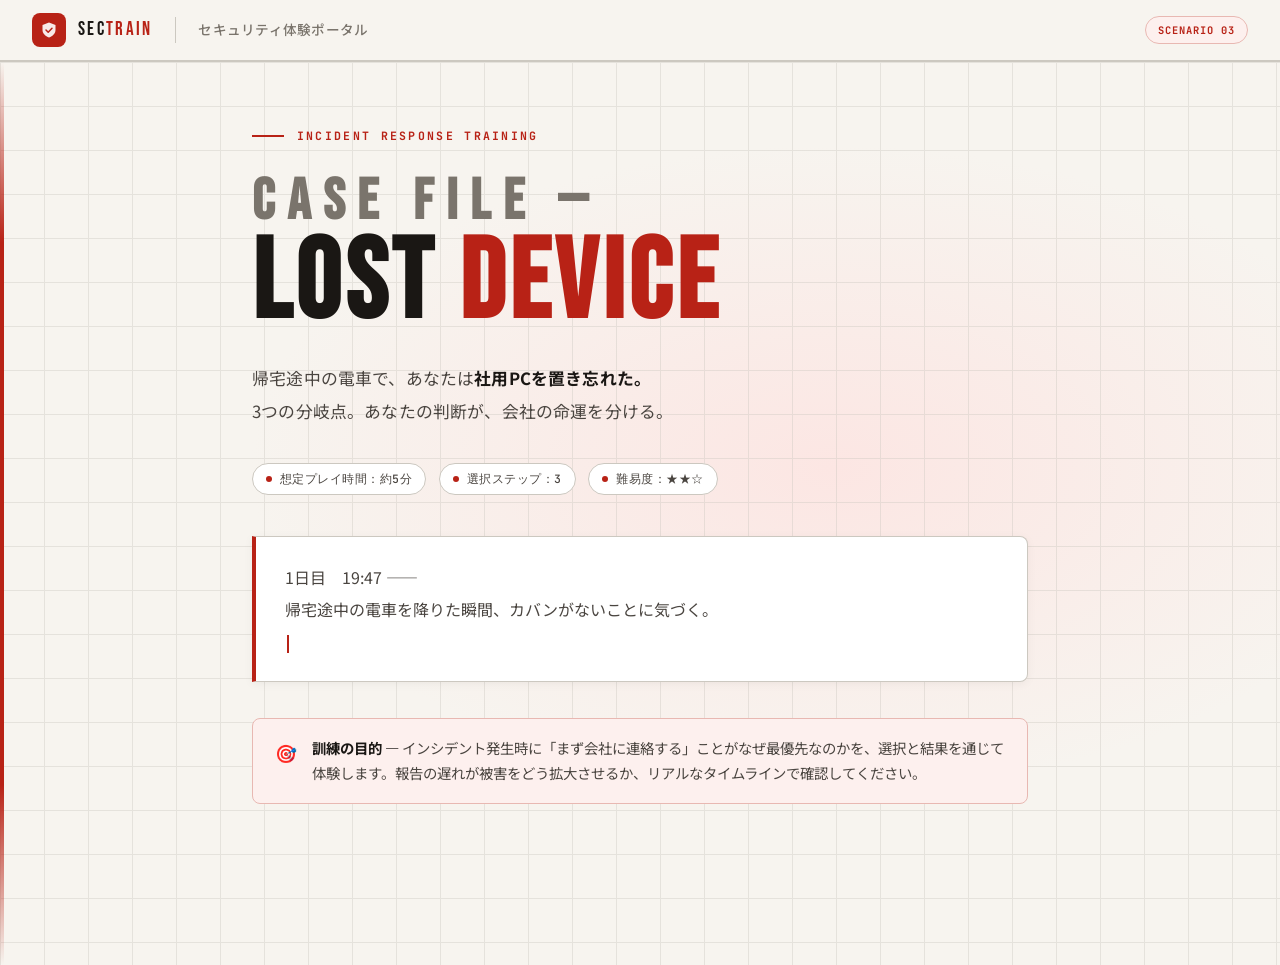
<file: pc_loss_simulation.html>
<!DOCTYPE html>
<html lang="ja">
<head>
<meta charset="UTF-8">
<meta name="viewport" content="width=device-width, initial-scale=1.0">
<title>INCIDENT // セキュリティ訓練</title>
<link href="https://fonts.googleapis.com/css2?family=Noto+Sans+JP:wght@300;400;500;700;900&family=Bebas+Neue&family=JetBrains+Mono:wght@400;500;700&display=swap" rel="stylesheet">
<style>
:root{
  --ink:    #1a1714;
  --ink2:   #2e2b28;
  --ink3:   #46423d;
  --paper:  #f7f4ef;
  --paper2: #eeebe4;
  --paper3: #e3dfd6;
  --line:   #ccc8c0;
  --smoke:  #7a746c;
  --ash:    #4a4540;
  --red:    #b82216;
  --red2:   #d93020;
  --red-bg: #fdf0ee;
  --red-ln: #e8b8b2;
  --amber:  #b86e08;
  --amb-bg: #fef7e8;
  --amb-ln: #e8c878;
  --green:  #166638;
  --grn-bg: #ecf8f2;
  --grn-ln: #80ccaa;
  --blue:   #124898;
  --blu-bg: #ecf2fc;
  --blu-ln: #90b8e8;
  --r:14px; --r-sm:8px;
}
*{margin:0;padding:0;box-sizing:border-box;}
body{font-family:'Noto Sans JP',sans-serif;background:var(--paper);color:var(--ink);min-height:100vh;line-height:1.75;font-size:16px;}

/* ── HEADER ── */
.hdr{position:sticky;top:0;z-index:200;background:rgba(247,244,239,0.95);backdrop-filter:blur(14px);border-bottom:2px solid var(--line);height:62px;display:flex;align-items:center;padding:0 2rem;gap:1.4rem;}
.hdr-logo{display:flex;align-items:center;gap:.75rem;}
.hdr-icon{width:34px;height:34px;background:var(--red);border-radius:8px;display:flex;align-items:center;justify-content:center;flex-shrink:0;}
.hdr-icon svg{display:block;}
.hdr-wm{font-family:'Bebas Neue',sans-serif;font-size:1.2rem;letter-spacing:.12em;color:var(--ink);line-height:1;}
.hdr-wm span{color:var(--red);}
.hdr-sep{width:1px;height:26px;background:var(--line);}
.hdr-sub{font-size:.85rem;color:var(--smoke);font-weight:500;letter-spacing:.02em;}
.hdr-badge{margin-left:auto;font-family:'JetBrains Mono',monospace;font-size:.65rem;font-weight:700;letter-spacing:.1em;color:var(--red);border:1.5px solid var(--red-ln);background:var(--red-bg);padding:4px 12px;border-radius:999px;}

/* ── HERO ── */
.hero{position:relative;min-height:calc(100vh - 62px);display:flex;flex-direction:column;justify-content:center;overflow:hidden;background:var(--paper);}
.hero-bg{position:absolute;inset:0;background:radial-gradient(ellipse 70% 55% at 65% 45%,#fce6e3 0%,var(--paper) 65%);}
.hero-grid{position:absolute;inset:0;background-image:linear-gradient(var(--line) 1px,transparent 1px),linear-gradient(90deg,var(--line) 1px,transparent 1px);background-size:44px 44px;opacity:.4;}
.hero-vline{position:absolute;top:0;left:0;width:4px;height:100%;background:linear-gradient(to bottom,transparent,var(--red) 20%,var(--red) 80%,transparent);}
.hero-in{position:relative;z-index:2;max-width:840px;margin:0 auto;padding:4rem 2rem;}
.hero-ey{display:flex;align-items:center;gap:.8rem;margin-bottom:1.8rem;}
.hero-ey-bar{width:32px;height:2px;background:var(--red);}
.hero-ey-txt{font-family:'JetBrains Mono',monospace;font-size:.72rem;font-weight:700;letter-spacing:.2em;color:var(--red);text-transform:uppercase;}
.hero-ttl{font-family:'Bebas Neue',sans-serif;font-size:clamp(4rem,10vw,7rem);letter-spacing:.04em;line-height:.92;color:var(--ink);margin-bottom:.5rem;}
.hero-ttl .acc{color:var(--red);}
.hero-ttl .sub{display:block;font-size:.52em;color:var(--smoke);letter-spacing:.22em;margin-bottom:.3rem;}
.hero-tag{font-size:1.05rem;color:var(--ash);font-weight:400;margin:1.6rem 0 2.2rem;max-width:520px;line-height:1.95;letter-spacing:.01em;}
.hero-tag strong{color:var(--ink);font-weight:700;}
.hero-chips{display:flex;flex-wrap:wrap;gap:.8rem;margin-bottom:2.6rem;}
.hero-chip{display:flex;align-items:center;gap:.5rem;font-family:'JetBrains Mono',monospace;font-size:.72rem;font-weight:500;color:var(--ash);border:1.5px solid var(--line);padding:5px 13px;border-radius:999px;background:#fff;letter-spacing:.04em;}
.hero-chip .dot{width:6px;height:6px;border-radius:50%;background:var(--red);}
.tw-box{background:#fff;border:1px solid var(--line);border-left:4px solid var(--red);border-radius:0 var(--r-sm) var(--r-sm) 0;padding:1.5rem 1.8rem;margin-bottom:2.2rem;min-height:9rem;font-size:1rem;color:var(--ash);line-height:2;box-shadow:0 2px 10px rgba(0,0,0,0.05);}
.tw-box strong{color:var(--ink);font-weight:700;}
.tw-cur{display:inline-block;width:2px;height:1.15em;background:var(--red);margin-left:2px;vertical-align:text-bottom;animation:blink .75s step-end infinite;}
@keyframes blink{0%,100%{opacity:1}50%{opacity:0}}
.hero-pur{background:var(--red-bg);border:1.5px solid var(--red-ln);border-radius:var(--r-sm);padding:1.1rem 1.4rem;display:flex;gap:.9rem;align-items:flex-start;margin-bottom:2.4rem;font-size:.9rem;color:var(--ash);line-height:1.7;}
.hero-pur strong{color:var(--ink);}
.hero-pur-ic{font-size:1.1rem;flex-shrink:0;margin-top:2px;}
.btn-start-row{opacity:0;transition:opacity .65s ease;}
.btn-start{display:inline-flex;align-items:center;gap:1rem;background:var(--red);color:#fff;border:none;border-radius:var(--r-sm);padding:1.1rem 2.4rem;font-family:'Noto Sans JP',sans-serif;font-size:1rem;font-weight:700;cursor:pointer;letter-spacing:.04em;transition:all .2s ease;box-shadow:0 4px 20px rgba(184,34,22,.22);}
.btn-start:hover{background:var(--red2);transform:translateY(-2px);box-shadow:0 8px 28px rgba(184,34,22,.32);}
.btn-start .arr{transition:transform .2s;}
.btn-start:hover .arr{transform:translateX(4px);}

/* ── SIM AREA ── */
.sim-outer{background:var(--paper);min-height:100vh;}
.sim-main{max-width:780px;margin:0 auto;padding:2.8rem 1.5rem 5rem;}

/* ── PROGRESS ── */
.prog{display:flex;align-items:center;gap:1rem;margin-bottom:2.2rem;}
.prog-steps{display:flex;gap:5px;flex:1;}
.prog-step{flex:1;height:4px;border-radius:999px;background:var(--paper3);transition:background .3s;}
.prog-step.done{background:var(--ink2);}
.prog-step.active{background:var(--red);}
.prog-lbl{font-family:'JetBrains Mono',monospace;font-size:.72rem;font-weight:700;color:var(--smoke);letter-spacing:.08em;white-space:nowrap;}

/* ── CARD ── */
.card{background:#fff;border:1px solid var(--line);border-radius:var(--r);overflow:hidden;margin-bottom:1.4rem;box-shadow:0 2px 14px rgba(0,0,0,.07),0 1px 3px rgba(0,0,0,.04);animation:sup .38s cubic-bezier(.16,1,.3,1) both;}
@keyframes sup{from{opacity:0;transform:translateY(18px)}to{opacity:1;transform:translateY(0)}}
.ci{padding:2rem 2.2rem;}

/* ── SCENE META ── */
.smeta{display:flex;align-items:center;gap:.65rem;margin-bottom:1.1rem;}
.sstep{font-family:'JetBrains Mono',monospace;font-size:.7rem;font-weight:700;color:var(--smoke);letter-spacing:.1em;}
.stag{font-size:.68rem;font-weight:700;letter-spacing:.07em;text-transform:uppercase;padding:3px 10px;border-radius:999px;}
.t-go  {background:var(--grn-bg);color:var(--green);border:1.5px solid var(--grn-ln);}
.t-warn{background:var(--amb-bg);color:var(--amber);border:1.5px solid var(--amb-ln);}
.t-bad {background:var(--red-bg);color:var(--red);  border:1.5px solid var(--red-ln);}
.t-info{background:var(--blu-bg);color:var(--blue); border:1.5px solid var(--blu-ln);}
.t-neu {background:var(--paper2);color:var(--ash);  border:1.5px solid var(--line);}

/* ── SCENE HEADING ── */
.sh{font-size:1.65rem;font-weight:900;line-height:1.28;letter-spacing:-.02em;color:var(--ink);margin-bottom:1.1rem;}
.sh.sm{font-size:1.2rem;}
.sbody{font-size:1rem;color:var(--ash);line-height:1.9;}
.sbody p+p{margin-top:.8rem;}
.sbody strong{color:var(--ink);font-weight:700;}
.divider{border:none;border-top:1.5px solid var(--line);margin:1.4rem 0;}

/* ── TIMER ── */
.tmr{background:var(--ink);padding:.7rem 2rem;display:flex;align-items:center;gap:1rem;}
.tmr-lbl{font-family:'JetBrains Mono',monospace;font-size:.65rem;font-weight:700;color:rgba(255,255,255,.35);letter-spacing:.12em;white-space:nowrap;}
.tmr-trk{flex:1;height:4px;background:rgba(255,255,255,.12);border-radius:999px;overflow:hidden;}
.tmr-fill{height:100%;border-radius:999px;background:var(--red2);transition:width 1s linear;}
.tmr-val{font-family:'JetBrains Mono',monospace;font-size:.8rem;font-weight:700;color:var(--red2);white-space:nowrap;}

/* ── OPTIONS ── */
.opt-hd{font-family:'JetBrains Mono',monospace;font-size:.68rem;font-weight:700;letter-spacing:.14em;text-transform:uppercase;color:var(--smoke);margin-bottom:.9rem;}
.opt-grid{display:flex;flex-direction:column;gap:.75rem;}
.opt-btn{width:100%;background:var(--paper);border:2px solid var(--line);border-radius:var(--r-sm);padding:1.1rem 1.4rem;cursor:pointer;text-align:left;font-family:'Noto Sans JP',sans-serif;transition:all .16s ease;display:flex;align-items:flex-start;gap:1rem;}
.opt-btn:hover{border-color:var(--red);background:var(--red-bg);transform:translateX(4px);box-shadow:0 3px 12px rgba(184,34,22,.12);}
.opt-key{font-family:'JetBrains Mono',monospace;font-size:.76rem;font-weight:700;color:var(--smoke);background:var(--paper2);border:1.5px solid var(--line);width:30px;height:30px;border-radius:7px;display:flex;align-items:center;justify-content:center;flex-shrink:0;margin-top:1px;transition:all .16s;}
.opt-btn:hover .opt-key{background:var(--red);color:#fff;border-color:var(--red);}
.opt-title{font-size:.97rem;font-weight:700;color:var(--ink);margin-bottom:.22rem;line-height:1.45;}
.opt-desc{font-size:.82rem;color:var(--smoke);line-height:1.55;}

/* ── CONSEQUENCE BLOCKS ── */
.cb{border-radius:var(--r-sm);padding:1.1rem 1.3rem;margin-bottom:.8rem;display:flex;gap:.9rem;align-items:flex-start;border:1.5px solid transparent;}
.cb.go  {background:var(--grn-bg);border-color:var(--grn-ln);}
.cb.warn{background:var(--amb-bg);border-color:var(--amb-ln);}
.cb.bad {background:var(--red-bg);border-color:var(--red-ln);}
.cb.info{background:var(--blu-bg);border-color:var(--blu-ln);}
.cb-ic{font-size:1.2rem;flex-shrink:0;}
.cb-body strong{display:block;font-size:.88rem;font-weight:700;margin-bottom:.22rem;}
.cb.go   .cb-body strong{color:var(--green);}
.cb.warn .cb-body strong{color:var(--amber);}
.cb.bad  .cb-body strong{color:var(--red);}
.cb.info .cb-body strong{color:var(--blue);}
.cb-body p{font-size:.86rem;color:var(--ash);line-height:1.65;}

/* ── NOTIFICATION MOCK ── */
.notif{background:var(--ink2);border-radius:var(--r-sm);padding:.9rem 1.2rem;margin-bottom:.8rem;display:flex;gap:.8rem;align-items:flex-start;border:1px solid rgba(255,255,255,.06);}
.notif-ic{font-size:1.1rem;flex-shrink:0;}
.notif-ttl{font-size:.8rem;font-weight:700;color:#d8d0c8;margin-bottom:.12rem;}
.notif-txt{font-size:.8rem;color:#887e78;line-height:1.55;}

/* ── TOOLTIP ── */
.tip{position:relative;display:inline;border-bottom:2px dashed var(--blue);color:var(--blue);cursor:help;font-weight:700;}
.tip .pop{display:none;position:absolute;bottom:calc(100% + 9px);left:50%;transform:translateX(-50%);background:var(--ink);color:#ece8e2;font-size:.78rem;font-weight:400;line-height:1.65;padding:.75rem 1rem;border-radius:9px;width:245px;z-index:300;box-shadow:0 10px 30px rgba(0,0,0,.3);pointer-events:none;white-space:normal;}
.tip .pop::after{content:'';position:absolute;top:100%;left:50%;transform:translateX(-50%);border:6px solid transparent;border-top-color:var(--ink);}
.tip:hover .pop{display:block;}

/* ── DAMAGE METER ── */
.sec-hd{font-family:'JetBrains Mono',monospace;font-size:.68rem;font-weight:700;letter-spacing:.14em;text-transform:uppercase;color:var(--smoke);margin-bottom:1.1rem;}
.dmg-item{display:flex;align-items:center;gap:.9rem;margin-bottom:.6rem;}
.dmg-lbl{font-size:.84rem;color:var(--ash);width:145px;flex-shrink:0;}
.dmg-trk{flex:1;height:7px;background:var(--paper3);border-radius:999px;overflow:hidden;}
.dmg-fill{height:100%;border-radius:999px;transition:width 1.1s cubic-bezier(.16,1,.3,1);}
.d1{background:#b82216;width:0;} .d2{background:#c96808;width:0;}
.d3{background:#6e38a8;width:0;} .d4{background:#1248a0;width:0;} .d5{background:#186040;width:0;}
.dmg-val{font-family:'JetBrains Mono',monospace;font-size:.72rem;font-weight:700;color:var(--smoke);width:36px;text-align:right;}

/* ── SCORE ── */
.score-box{border-radius:var(--r-sm);padding:1.8rem;text-align:center;margin:1.3rem 0;}
.score-box.go {background:var(--grn-bg);border:2px solid var(--grn-ln);}
.score-box.bad{background:var(--red-bg);border:2px solid var(--red-ln);}
.score-grade{font-family:'Bebas Neue',sans-serif;font-size:4.5rem;line-height:1;margin-bottom:.35rem;}
.score-box.go  .score-grade{color:var(--green);}
.score-box.bad .score-grade{color:var(--red);}
.score-desc{font-size:.9rem;color:var(--ash);}

/* ── TIMELINE ── */
.tl{padding:.5rem 0;}
.tl-item{display:flex;gap:1.1rem;padding-bottom:1.1rem;position:relative;}
.tl-item:not(:last-child)::after{content:'';position:absolute;left:13px;top:28px;bottom:0;width:2px;background:var(--line);}
.tl-dot{width:26px;height:26px;border-radius:50%;display:flex;align-items:center;justify-content:center;font-size:.78rem;flex-shrink:0;z-index:1;border:2px solid #fff;box-shadow:0 1px 5px rgba(0,0,0,.1);}
.td-bad {background:var(--red-bg);color:var(--red);}
.td-warn{background:var(--amb-bg);color:var(--amber);}
.td-go  {background:var(--grn-bg);color:var(--green);}
.tl-time{font-family:'JetBrains Mono',monospace;font-size:.68rem;font-weight:700;color:var(--smoke);margin-bottom:.12rem;}
.tl-txt{font-size:.88rem;color:var(--ash);line-height:1.6;}
.tl-txt strong{color:var(--ink);}

/* ── MEASURES ── */
.meas-grid{display:grid;grid-template-columns:repeat(auto-fill,minmax(200px,1fr));gap:1rem;margin:1.1rem 0;}
.meas-card{background:var(--paper);border:2px solid var(--line);border-radius:var(--r-sm);padding:1.2rem 1.1rem;transition:all .18s ease;}
.meas-card:hover{border-color:var(--green);background:var(--grn-bg);transform:translateY(-2px);box-shadow:0 6px 20px rgba(22,102,56,.1);}
.meas-ic{font-size:1.8rem;margin-bottom:.55rem;}
.meas-nm{font-size:.92rem;font-weight:700;color:var(--ink);margin-bottom:.22rem;line-height:1.3;}
.meas-chip{display:inline-block;font-size:.62rem;font-weight:700;letter-spacing:.06em;padding:2px 8px;border-radius:999px;background:var(--grn-bg);color:var(--green);border:1px solid var(--grn-ln);margin-bottom:.5rem;}
.meas-desc{font-size:.8rem;color:var(--ash);line-height:1.65;}
.meas-foot{background:var(--ink);border-radius:var(--r-sm);padding:1.2rem 1.5rem;display:flex;gap:.9rem;align-items:flex-start;margin-top:1.1rem;}
.meas-foot-ic{font-size:1.2rem;flex-shrink:0;}
.meas-foot-txt{color:rgba(255,255,255,.5);font-size:.85rem;line-height:1.7;}
.meas-foot-txt strong{color:rgba(255,255,255,.9);}

/* ── BUTTONS ── */
.btn-p{display:inline-flex;align-items:center;gap:.55rem;background:var(--ink);color:#fff;border:none;border-radius:var(--r-sm);padding:.9rem 1.9rem;font-family:'Noto Sans JP',sans-serif;font-size:.92rem;font-weight:700;cursor:pointer;transition:all .18s ease;}
.btn-p:hover{background:var(--ink2);transform:translateY(-1px);box-shadow:0 5px 16px rgba(0,0,0,.2);}
.btn-o{display:inline-flex;align-items:center;gap:.55rem;background:transparent;color:var(--ink);border:2px solid var(--line);border-radius:var(--r-sm);padding:.9rem 1.9rem;font-family:'Noto Sans JP',sans-serif;font-size:.92rem;font-weight:700;cursor:pointer;transition:all .18s ease;}
.btn-o:hover{border-color:var(--ink);background:var(--paper2);}
.btn-row{display:flex;gap:.85rem;flex-wrap:wrap;margin-top:1.6rem;}

/* ── CHOICE RECORD ── */
.cr{background:var(--paper2);border:1.5px solid var(--line);border-radius:var(--r-sm);padding:1.1rem 1.4rem;margin:1.1rem 0;}
.cr-hd{font-family:'JetBrains Mono',monospace;font-size:.66rem;font-weight:700;letter-spacing:.12em;text-transform:uppercase;color:var(--smoke);margin-bottom:.6rem;}
.cr-item{display:flex;align-items:baseline;gap:.55rem;font-size:.86rem;color:var(--ash);margin-bottom:.25rem;}
.cr-step{font-family:'JetBrains Mono',monospace;font-size:.68rem;color:var(--smoke);white-space:nowrap;font-weight:700;}

.hidden{display:none !important;}

@media(max-width:600px){
  .hero-ttl{font-size:3.4rem;}
  .hero-in{padding:3rem 1.2rem;}
  .sim-main{padding:1.8rem 1rem 3rem;}
  .meas-grid{grid-template-columns:1fr 1fr;}
  .dmg-lbl{width:110px;font-size:.78rem;}
  .sh{font-size:1.35rem;}
  .ci{padding:1.5rem 1.4rem;}
  .hdr-sub{display:none;}
}
</style>
</head>
<body>

<!-- HEADER -->
<header class="hdr">
  <div class="hdr-logo">
    <div class="hdr-icon">
      <svg width="18" height="18" viewBox="0 0 18 18" fill="none">
        <path d="M9 1.5L2.5 4v5c0 3.5 2.8 6.3 6.5 7.4 3.7-1.1 6.5-3.9 6.5-7.4V4L9 1.5z" fill="white" opacity=".9"/>
        <path d="M6 9l2.2 2.2 3.8-4" stroke="#b82216" stroke-width="1.5" stroke-linecap="round" stroke-linejoin="round"/>
      </svg>
    </div>
    <span class="hdr-wm">SEC<span>TRAIN</span></span>
  </div>
  <div class="hdr-sep"></div>
  <span class="hdr-sub">セキュリティ体験ポータル</span>
  <span class="hdr-badge">SCENARIO 03</span>
</header>

<div id="app">

<!-- ═══ SCENE 0 — ヒーロー ═══ -->
<div id="scene-0">
<section class="hero">
  <div class="hero-bg"></div>
  <div class="hero-grid"></div>
  <div class="hero-vline"></div>
  <div class="hero-in">
    <div class="hero-ey">
      <div class="hero-ey-bar"></div>
      <span class="hero-ey-txt">Incident Response Training</span>
    </div>
    <h1 class="hero-ttl">
      <span class="sub">CASE FILE —</span>
      LOST <span class="acc">DEVICE</span>
    </h1>
    <p class="hero-tag">
      帰宅途中の電車で、あなたは<strong>社用PCを置き忘れた。</strong><br>
      3つの分岐点。あなたの判断が、会社の命運を分ける。
    </p>
    <div class="hero-chips">
      <span class="hero-chip"><span class="dot"></span>想定プレイ時間：約5分</span>
      <span class="hero-chip"><span class="dot"></span>選択ステップ：3</span>
      <span class="hero-chip"><span class="dot"></span>難易度：★★☆</span>
    </div>
    <div class="tw-box"><span id="tw-text"></span><span class="tw-cur" id="tw-cur"></span></div>
    <div class="hero-pur">
      <span class="hero-pur-ic">🎯</span>
      <div><strong>訓練の目的 —</strong> インシデント発生時に「まず会社に連絡する」ことがなぜ最優先なのかを、選択と結果を通じて体験します。報告の遅れが被害をどう拡大させるか、リアルなタイムラインで確認してください。</div>
    </div>
    <div class="btn-start-row" id="start-btn-row">
      <button class="btn-start" onclick="goScene(1)">シミュレーションを開始する <span class="arr">→</span></button>
    </div>
  </div>
</section>
</div>

<!-- ═══ SCENE 1 — 最初の選択 ═══ -->
<div id="scene-1" class="hidden">
<div class="sim-outer"><div class="sim-main">
  <div class="prog">
    <div class="prog-steps">
      <div class="prog-step active"></div><div class="prog-step"></div><div class="prog-step"></div><div class="prog-step"></div>
    </div>
    <span class="prog-lbl">STEP 1 / 4</span>
  </div>
  <div class="card">
    <div class="tmr"><span class="tmr-lbl">RESPONSE WINDOW</span><div class="tmr-trk"><div class="tmr-fill" id="timer1" style="width:100%"></div></div><span class="tmr-val" id="timer1-val">60秒</span></div>
    <div class="ci">
      <div class="smeta"><span class="sstep">STEP 01</span><span class="stag t-neu">最初の判断</span></div>
      <h2 class="sh">気づいた——今すぐ、何をする？</h2>
      <div class="sbody">
        <p>ホームに降り立った瞬間、カバンがないことに気づいた。時刻は<strong>19:47</strong>。電車はすでに発車した。社用PCが入ったカバンが、あの車両の網棚に残っている。</p>
        <p>PCには顧客情報・社内システムのアクセスキー・未公開の営業資料が入っている。スマートフォンを取り出し、次の行動を選ぶ。</p>
      </div>
      <hr class="divider">
      <div class="opt-hd">あなたはどうする？</div>
      <div class="opt-grid">
        <button class="opt-btn" onclick="choose(1,'A')"><span class="opt-key">A</span><div><div class="opt-title">上司 / 情報セキュリティ担当にすぐ電話する</div><div class="opt-desc">会社に状況を報告し、指示を仰ぐ ——【推奨行動】</div></div></button>
        <button class="opt-btn" onclick="choose(1,'B')"><span class="opt-key">B</span><div><div class="opt-title">終点駅の遺失物センターに電話する</div><div class="opt-desc">鉄道会社の遺失物担当に連絡し、返却を待つ</div></div></button>
        <button class="opt-btn" onclick="choose(1,'C')"><span class="opt-key">C</span><div><div class="opt-title">とりあえず帰宅し、翌朝に会社へ報告する</div><div class="opt-desc">一晩様子を見て、翌日の朝に上司へ伝える</div></div></button>
        <button class="opt-btn" onclick="choose(1,'D')"><span class="opt-key">D</span><div><div class="opt-title">見つかるかもしれないので、しばらく黙っておく</div><div class="opt-desc">PCが戻れば報告しなくても済むかもしれない</div></div></button>
      </div>
    </div>
  </div>
</div></div>
</div>

<!-- ═══ SCENE 2 — 第2の選択 ═══ -->
<div id="scene-2" class="hidden">
<div class="sim-outer"><div class="sim-main">
  <div class="prog">
    <div class="prog-steps">
      <div class="prog-step done"></div><div class="prog-step active"></div><div class="prog-step"></div><div class="prog-step"></div>
    </div>
    <span class="prog-lbl">STEP 2 / 4</span>
  </div>
  <div class="card"><div class="ci" id="s2-result"></div></div>
  <div class="card" id="s2-choice-card">
    <div class="ci" id="s2-choice-inner"></div>
  </div>
</div></div>
</div>

<!-- ═══ SCENE 3 — 第3の選択 ═══ -->
<div id="scene-3" class="hidden">
<div class="sim-outer"><div class="sim-main">
  <div class="prog">
    <div class="prog-steps">
      <div class="prog-step done"></div><div class="prog-step done"></div><div class="prog-step active"></div><div class="prog-step"></div>
    </div>
    <span class="prog-lbl">STEP 3 / 4</span>
  </div>
  <div class="card"><div class="ci" id="s3-result"></div></div>
  <div class="card">
    <div class="ci">
      <div class="smeta"><span class="sstep">STEP 03</span><span class="stag t-neu">対外対応の判断</span></div>
      <h2 class="sh">紛失から3日後——<br>転売が発覚した。どう対応する？</h2>
      <div class="sbody" id="s3-context"></div>
      <hr class="divider">
      <div class="opt-hd">会社としての対応方針を選ぶ</div>
      <div class="opt-grid">
        <button class="opt-btn" onclick="choose(3,'A')"><span class="opt-key">A</span><div><div class="opt-title">速やかに公式謝罪文を公開し、情報開示を行う</div><div class="opt-desc">公式サイト・プレスリリースで事実・被害範囲・対応策を公表する</div></div></button>
        <button class="opt-btn" onclick="choose(3,'B')"><span class="opt-key">B</span><div><div class="opt-title">被害範囲の全容が判明するまで公表を控える</div><div class="opt-desc">社内調査を優先し、公表は後回しにする</div></div></button>
      </div>
    </div>
  </div>
</div></div>
</div>

<!-- ═══ SCENE 4 — 結果 ═══ -->
<div id="scene-4" class="hidden">
<div class="sim-outer"><div class="sim-main">
  <div class="prog">
    <div class="prog-steps">
      <div class="prog-step done"></div><div class="prog-step done"></div><div class="prog-step done"></div><div class="prog-step active"></div>
    </div>
    <span class="prog-lbl">RESULT</span>
  </div>
  <div class="card"><div class="ci" id="s4-result"></div></div>
  <div class="card">
    <div class="ci">
      <div class="smeta"><span class="stag t-bad">発生した被害</span></div>
      <h2 class="sh sm">インシデントがもたらしたもの</h2>
      <div class="sec-hd" style="margin-top:1.2rem;">被害スコア（あなたの選択による）</div>
      <div class="dmg-item"><span class="dmg-lbl">情報漏えいリスク</span><div class="dmg-trk"><div class="dmg-fill d1" id="d1"></div></div><span class="dmg-val" id="d1v">—</span></div>
      <div class="dmg-item"><span class="dmg-lbl">炎上・SNS拡散</span><div class="dmg-trk"><div class="dmg-fill d2" id="d2"></div></div><span class="dmg-val" id="d2v">—</span></div>
      <div class="dmg-item"><span class="dmg-lbl">社会的信用低下</span><div class="dmg-trk"><div class="dmg-fill d3" id="d3"></div></div><span class="dmg-val" id="d3v">—</span></div>
      <div class="dmg-item"><span class="dmg-lbl">社内管理コスト増</span><div class="dmg-trk"><div class="dmg-fill d4" id="d4"></div></div><span class="dmg-val" id="d4v">—</span></div>
      <div class="dmg-item"><span class="dmg-lbl">当事者への処分</span><div class="dmg-trk"><div class="dmg-fill d5" id="d5"></div></div><span class="dmg-val" id="d5v">—</span></div>
      <hr class="divider">
      <div class="sec-hd">インシデントタイムライン</div>
      <div class="tl" id="timeline"></div>
      <hr class="divider">
      <div class="sec-hd">この訓練の学び</div>
      <div id="learnings"></div>
      <hr class="divider">
      <div class="sec-hd">こんな対策をしていると被害が軽減されます</div>
      <p style="font-size:.88rem;color:var(--smoke);margin-bottom:1.1rem;">事前の技術的対策があれば、紛失しても情報漏えいリスクを大幅に低減できます。</p>
      <div class="meas-grid">
        <div class="meas-card"><div class="meas-ic">🔐</div><div class="meas-nm">BitLocker 暗号化</div><span class="meas-chip">データ保護</span><div class="meas-desc">Windows 標準搭載のディスク暗号化機能。正規認証なしではデータを読み取れない状態にします。HDDを取り出されても情報は保護されます。</div></div>
        <div class="meas-card"><div class="meas-ic">🖥️</div><div class="meas-nm">シンクライアント</div><span class="meas-chip">データ非保存</span><div class="meas-desc">業務データをPC本体に保存せずサーバー側で処理する仕組み。端末を紛失してもデータが入っておらず、情報漏えいが原理的に起きません。</div></div>
        <div class="meas-card"><div class="meas-ic">🔑</div><div class="meas-nm">BIOS パスワード</div><span class="meas-chip">起動ロック</span><div class="meas-desc">OS より前の段階でパスワードを要求します。外部媒体からの起動も阻止でき、BitLocker と組み合わせると二重の防壁になります。</div></div>
        <div class="meas-card"><div class="meas-ic">👁️</div><div class="meas-nm">生体認証（顔・指紋）</div><span class="meas-chip">本人確認</span><div class="meas-desc">Windows Hello による顔・指紋認証。「本人しか解除できない」ため、第三者がログインしようとしても突破できません。</div></div>
        <div class="meas-card"><div class="meas-ic">📡</div><div class="meas-nm">リモートワイプ（MDM）</div><span class="meas-chip">遠隔消去</span><div class="meas-desc">Microsoft Intune などの MDM ツールで管理されたPCは、紛失後もネットワーク経由でデータ消去が可能。今回のシミュレーションでも登場した最後の砦です。</div></div>
        <div class="meas-card"><div class="meas-ic">🔒</div><div class="meas-nm">スクリーンロック 自動設定</div><span class="meas-chip">物理対策</span><div class="meas-desc">一定時間操作がない場合に自動ロック。「たまたまロック解除状態だった」というリスクをゼロにします。</div></div>
      </div>
      <div class="meas-foot">
        <span class="meas-foot-ic">💡</span>
        <div class="meas-foot-txt"><strong>対策は「重ねる」ほど効果的です。</strong><br>BitLocker 暗号化＋生体認証＋リモートワイプの3つを組み合わせることで、仮に紛失しても情報漏えいリスクをほぼゼロに近づけられます。自分のPCにこれらが有効か、今すぐ確認しましょう。</div>
      </div>
      <div class="btn-row" style="margin-top:2rem;">
        <button class="btn-p" onclick="restart()">🔄 最初からやり直す</button>
        <button class="btn-o" onclick="showChoices()">📋 選択を確認する</button>
      </div>
    </div>
  </div>
  <div class="card hidden" id="choice-modal">
    <div class="ci">
      <div class="smeta"><span class="stag t-info">選択の記録</span></div>
      <h2 class="sh sm" style="margin-bottom:1rem;">あなたが選んだ選択肢</h2>
      <div id="choice-list"></div>
      <div class="btn-row"><button class="btn-o" onclick="hideChoices()">閉じる</button></div>
    </div>
  </div>
</div></div>
</div>

</div><!-- /#app -->

<script>
// ─────────────────────────────────────────
// STATE
// ─────────────────────────────────────────
const state = { choices: {} };
const CL = {
  1:{ A:'上司・セキュリティ担当に即電話', B:'遺失物センターに連絡', C:'翌朝に会社へ報告', D:'しばらく黙って様子を見る' },
  2:{ A:'リモートワイプを即実施', B:'遺失物確認を優先してワイプを待つ', C:'正直に報告し処分を受け入れる', D:'「PC盗難に遭った」と虚偽報告する' },
  3:{ A:'速やかに公式謝罪・情報開示', B:'被害全容判明まで公表を控える' }
};
let tmrInt = null;

function goScene(n){
  document.querySelectorAll('#app>div').forEach(e=>e.classList.add('hidden'));
  document.getElementById('scene-'+n).classList.remove('hidden');
  window.scrollTo({top:0,behavior:'smooth'});
  if(n===1) startTimer();
}

function startTimer(){
  if(tmrInt) clearInterval(tmrInt);
  let s=60;
  const f=document.getElementById('timer1'), v=document.getElementById('timer1-val');
  tmrInt=setInterval(()=>{
    s--; if(s<=0){clearInterval(tmrInt);s=0;}
    f.style.width=(s/60*100)+'%';
    f.style.background=s<15?'#d93020':s<30?'#c96808':'#b82216';
    v.textContent=s+'秒';
  },1000);
}

function choose(step, ch){
  if(tmrInt){clearInterval(tmrInt);tmrInt=null;}
  state.choices[step]=ch;
  if(step===1) renderScene2();
  if(step===2) renderScene3();
  if(step===3) renderScene4();
}

// ─────────────────────────────────────────
// SCENE 2
// シナリオ分岐：
//   選択Aのみ「会社から連絡あり → リモートワイプ判断」
//   選択B〜Dは「数日後に自力で動くか / 状況が悪化」
// ─────────────────────────────────────────
function renderScene2(){
  const c = state.choices[1];
  let result='', choiceHtml='';

  if(c==='A'){
    // 正解ルート：会社がすぐ動く → ワイプ判断
    result=`
      <div class="smeta"><span class="stag t-go">✓ 正しい初動</span></div>
      <h2 class="sh sm">上司に連絡しました（19:52）</h2>
      <div class="cb go"><span class="cb-ic">✅</span><div class="cb-body"><strong>迅速な報告でインシデント対応チームが即起動</strong><p>紛失から5分以内に情報セキュリティ部門が状況を把握。リモートワイプの実施判断と、警察・鉄道会社への届出手続きが同時並行で開始されました。</p></div></div>`;
    choiceHtml=`
      <div class="smeta"><span class="sstep">STEP 02</span><span class="stag t-neu">次の判断</span></div>
      <h2 class="sh">セキュリティ部門から<br>確認の電話が来た。どうする？</h2>
      <div class="sbody">
        <p>情報セキュリティ部門から折り返し連絡が入った。「PCの<span class="tip">リモートワイプ<span class="pop">📡 リモートワイプとは？<br>ネットワーク経由で遠隔からPCのデータを完全消去する機能。紛失・盗難時に第三者がデータを閲覧できなくする、最も確実な対処法のひとつ。MDMツール（Microsoft Intuneなど）で実現します。</span></span>を今すぐ実施するか、まず遺失物センターに届け出て返却を待つか」の判断を求められている。</p>
        <p>リモートワイプを実施するとPCのデータは完全に消去される。PCが戻ってきても、データは復元できない。</p>
      </div>
      <hr class="divider">
      <div class="opt-hd">どちらを選ぶ？</div>
      <div class="opt-grid">
        <button class="opt-btn" onclick="choose(2,'A')"><span class="opt-key">A</span><div><div class="opt-title">今すぐリモートワイプを実施してもらう</div><div class="opt-desc">データを即消去し、情報漏えいリスクを最小化する ——【推奨行動】</div></div></button>
        <button class="opt-btn" onclick="choose(2,'B')"><span class="opt-key">B</span><div><div class="opt-title">まず遺失物センターへ届け出て、返却を待ってから判断する</div><div class="opt-desc">PCが戻ってくる可能性があるので、ワイプはいったん保留にしたい</div></div></button>
      </div>`;
  } else if(c==='B'){
    // 遺失物センターに連絡 → PCが届いていない → 翌日も届かず
    result=`
      <div class="smeta"><span class="stag t-warn">⚠ 不完全な初動</span></div>
      <h2 class="sh sm">遺失物センターへ連絡しました（19:55）</h2>
      <div class="cb warn"><span class="cb-ic">⚠️</span><div class="cb-body"><strong>PC の届け出はなく、返却の見込みも不明です</strong><p>遺失物センターへの連絡は必要な手続きですが、PCが拾得者によって持ち去られていた場合には無意味です。会社への報告を後回しにしたため、リモートワイプの準備が遅れています。</p></div></div>
      <div class="cb bad"><span class="cb-ic">⏱️</span><div class="cb-body"><strong>翌朝（20時間後）になってもPCは届いていない</strong><p>翌朝ようやく上司へ報告。セキュリティ部門が対応を開始しましたが、すでに20時間が経過しています。この間にPCが誰かの手に渡っていた可能性を排除できません。</p></div></div>`;
    choiceHtml=`
      <div class="smeta"><span class="sstep">STEP 02</span><span class="stag t-neu">翌朝・会社から連絡</span></div>
      <h2 class="sh">翌朝、上司から問い合わせが来た。<br>どう対応する？</h2>
      <div class="sbody">
        <p>翌朝9時、上司から「昨日のうちに連絡がなかったのはなぜか。PCはどうなっているか」と問われた。遺失物センターにはまだ届いていない。セキュリティ部門がリモートワイプを提案しているが、PCが戻ってくるかもしれないという気持ちもある。</p>
      </div>
      <hr class="divider">
      <div class="opt-hd">どう対応する？</div>
      <div class="opt-grid">
        <button class="opt-btn" onclick="choose(2,'A')"><span class="opt-key">A</span><div><div class="opt-title">今からでもリモートワイプを実施してもらう</div><div class="opt-desc">遅れたが、データ保護を最優先にする ——【推奨行動】</div></div></button>
        <button class="opt-btn" onclick="choose(2,'B')"><span class="opt-key">B</span><div><div class="opt-title">「もう少し待てばPCが届くかも」と様子見を続ける</div><div class="opt-desc">遺失物センターに届く可能性を信じてワイプを保留する</div></div></button>
      </div>`;
  } else if(c==='C'){
    // 翌朝報告ルート → 会社に報告はする（ただし遅い）→ ワイプ判断なし、状況が悪化している
    result=`
      <div class="smeta"><span class="stag t-bad">✕ 重大な遅延</span></div>
      <h2 class="sh sm">翌朝、出社して報告しました（約14時間後）</h2>
      <div class="cb bad"><span class="cb-ic">🚨</span><div class="cb-body"><strong>14時間以上、会社はインシデントを把握できていませんでした</strong><p>この間、PCは拾得者の手元にあった可能性があります。紛失から時間が経てば経つほど、データへのアクセスリスクは高まります。翌朝の報告では、すでに初動対応のチャンスを逸しています。</p></div></div>
      <div class="notif"><span class="notif-ic">📱</span><div><div class="notif-ttl">🔔 翌朝 出社前 7:12 — SNS に投稿が出始めた</div><div class="notif-txt">「電車の網棚に会社のシールが貼ったPCが…どうしよう」という投稿が拡散し始めている。出社してから知ることになる。</div></div></div>`;
    choiceHtml=`
      <div class="smeta"><span class="sstep">STEP 02</span><span class="stag t-neu">上司への説明</span></div>
      <h2 class="sh">上司に報告した。<br>「なぜすぐ連絡しなかった？」と問われた。</h2>
      <div class="sbody">
        <p>上司は「なぜ昨晩すぐに連絡しなかったのか。その間に何があったかわからない」と厳しい表情だ。セキュリティ部門はすぐにリモートワイプを実施したいと言っているが、「どうせもう手遅れかもしれない」という気持ちもある。</p>
      </div>
      <hr class="divider">
      <div class="opt-hd">次の行動を選ぶ</div>
      <div class="opt-grid">
        <button class="opt-btn" onclick="choose(2,'A')"><span class="opt-key">A</span><div><div class="opt-title">今からでもリモートワイプを実施してもらう</div><div class="opt-desc">遅れたが、データ保護のためにできることをする ——【推奨行動】</div></div></button>
        <button class="opt-btn" onclick="choose(2,'B')"><span class="opt-key">B</span><div><div class="opt-title">「もう遅い。様子を見ましょう」と何もしない</div><div class="opt-desc">ワイプしても意味がないかもしれないと判断する</div></div></button>
      </div>`;
  } else {
    // 黙っていたルート → 数日後に第三者から発覚
    result=`
      <div class="smeta"><span class="stag t-bad">✕ 最悪の選択</span></div>
      <h2 class="sh sm">報告しないまま3日が経過しました</h2>
      <div class="cb bad"><span class="cb-ic">🚨</span><div class="cb-body"><strong>インシデントを隠蔽することは、就業規則違反です</strong><p>インシデント発生の事実を知りながら報告を怠ることは、多くの企業で懲戒処分の対象となります。自分で報告するより、第三者から発覚した場合の方が処分は格段に重くなります。</p></div></div>
      <div class="notif"><span class="notif-ic">📱</span><div><div class="notif-ttl">🔔 3日後 — 取引先から会社本部へ直接連絡</div><div class="notif-txt">「御社の社員証・名刺が入ったPCを購入した者から連絡があった」と取引先の担当者から会社の代表番号に電話が入る。あなたの不報告も発覚する。</div></div></div>`;
    choiceHtml=`
      <div class="smeta"><span class="sstep">STEP 02</span><span class="stag t-neu">発覚後の対応</span></div>
      <h2 class="sh">上司に呼ばれた。<br>どう説明する？</h2>
      <div class="sbody">
        <p>会社に第三者から連絡が入り、あなたのPCが転売された事実が発覚した。上司・人事・セキュリティ部門があなたを呼び出している。「なぜ報告しなかったのか」を問われている。</p>
      </div>
      <hr class="divider">
      <div class="opt-hd">どう説明する？</div>
      <div class="opt-grid">
        <button class="opt-btn" onclick="choose(2,'C')"><span class="opt-key">A</span><div><div class="opt-title">正直に「報告を怠った」と認め、謝罪する</div><div class="opt-desc">事実をすべて話し、処分を受け入れる ——【唯一の誠実な対応】</div></div></button>
        <button class="opt-btn" onclick="choose(2,'D')"><span class="opt-key">B</span><div><div class="opt-title">「PCを盗まれた」と虚偽の説明をする</div><div class="opt-desc">置き忘れではなく盗難だったと言い張る</div></div></button>
      </div>`;
  }

  document.getElementById('s2-result').innerHTML = result;
  document.getElementById('s2-choice-inner').innerHTML = choiceHtml;
  goScene(2);
}

// ─────────────────────────────────────────
// SCENE 3
// ─────────────────────────────────────────
function renderScene3(){
  const c1=state.choices[1], c2=state.choices[2];
  let result='', context='';

  if(c2==='A'){
    // ワイプ実施 → データは守られたが、転売自体は起きている
    result=`
      <div class="smeta"><span class="stag t-go">✓ データ保護に成功</span></div>
      <h2 class="sh sm">リモートワイプを実施しました</h2>
      <div class="cb go"><span class="cb-ic">🔒</span><div class="cb-body"><strong>PCのデータは完全に消去されました</strong><p>ネットワーク経由でリモートワイプが完了。PCが第三者の手に渡っていたとしても、データへのアクセスは不可能になりました。情報漏えいのリスクは大幅に低減されています。</p></div></div>
      <div class="cb info"><span class="cb-ic">📡</span><div class="cb-body"><strong>リモートワイプとは？</strong><p>ネットワーク（インターネット）を通じて<strong>遠隔からPCのデータを完全消去できる機能</strong>です。Microsoft Intune や Jamf などのMDM（端末管理ツール）で実現します。PCが手元になくても実行できるため、紛失・盗難時に最も確実な対処法のひとつです。</p></div></div>`;
    context=`<p>リモートワイプによりデータは守られました。しかし、PCが紛失したこと自体は社外に漏れ始めています。<strong>紛失から3日後</strong>、フリマサイトでPCが転売されていることを取引先が発見し、会社に連絡が入りました。</p><p>会社として、どう対外対応を行うかの判断が求められています。</p>`;
  } else if(c2==='B'){
    // ワイプ保留 → 3日後に転売発覚、データ漏えいの可能性大
    result=`
      <div class="smeta"><span class="stag t-bad">✕ 最悪のタイミング</span></div>
      <h2 class="sh sm">ワイプを保留したまま3日が経過しました</h2>
      <div class="cb bad"><span class="cb-ic">🛒</span><div class="cb-body"><strong>フリマサイトでPCが転売されていることが発覚</strong><p>遺失物センターへは届け出がありませんでした。PCは拾得者によってフリマサイトに出品・販売されており、購入者が起動・ログインした可能性があります。この時点でリモートワイプを実施しても、すでにデータが閲覧・コピーされていた可能性は否定できません。</p></div></div>
      <div class="cb warn"><span class="cb-ic">⚠️</span><div class="cb-body"><strong>72時間以上、データが危険にさらされていました</strong><p>ワイプを迷っている間に、PCのデータが第三者に渡るリスクが現実のものとなりました。「戻ってくるかもしれない」という期待がリスク判断を狂わせました。</p></div></div>`;
    context=`<p><strong>紛失から3日後</strong>、取引先からの連絡でPCがフリマサイトで転売されたことが判明しました。購入者がPCを起動してデータを閲覧した可能性があります。</p><p>SNS上でも「会社のPCを買ったら中に顧客情報らしきものが…」という投稿が拡散し始めています。会社として対外的な対応方針を決める必要があります。</p>`;
  } else if(c2==='C'){
    // 正直報告ルート
    result=`
      <div class="smeta"><span class="stag t-warn">⚠ 遅れたが誠実な対応</span></div>
      <h2 class="sh sm">正直に報告し、謝罪しました</h2>
      <div class="cb warn"><span class="cb-ic">🗣️</span><div class="cb-body"><strong>報告の遅れは処分対象ですが、隠蔽よりはるかにましです</strong><p>事実をすべて話したことで、会社はようやく正確な状況を把握できました。セキュリティ部門がリモートワイプを即実施。ただし、すでに3日間が経過しており、データが閲覧されていた可能性があります。</p></div></div>
      <div class="cb bad"><span class="cb-ic">⚖️</span><div class="cb-body"><strong>あなたへの処分は確定です</strong><p>報告義務違反として懲戒処分の手続きが開始されました。ただし、虚偽報告をした場合よりは処分が軽くなる可能性があります。</p></div></div>`;
    context=`<p>あなたへの処分手続きが進む中、会社として対外的な対応も同時に求められています。<strong>PCは転売されており</strong>、購入者からの問い合わせが鉄道会社を通じて会社に届いています。</p><p>広報・法務チームが対応方針を検討しています。あなたの判断を伝える必要があります。</p>`;
  } else {
    // 虚偽報告ルート
    result=`
      <div class="smeta"><span class="stag t-bad">✕ 虚偽報告は重大な問題です</span></div>
      <h2 class="sh sm">虚偽報告をしました</h2>
      <div class="cb bad"><span class="cb-ic">🚫</span><div class="cb-body"><strong>「盗難」という虚偽報告は、新たな問題を引き起こします</strong><p>盗難届を出した場合、警察が捜査します。しかし監視カメラ映像などで「置き忘れ」だったことが判明した場合、虚偽申告として刑事責任を問われる可能性があります。問題をさらに深刻にする最悪の選択です。</p></div></div>
      <div class="cb bad"><span class="cb-ic">⚖️</span><div class="cb-body"><strong>調査で虚偽が発覚し、処分は最大級になりました</strong><p>会社の内部調査・警察の捜査で置き忘れの事実が明らかに。報告義務違反＋虚偽報告として、懲戒解雇相当の処分が下されました。</p></div></div>`;
    context=`<p>あなたへの処分と並行して、会社として対外的な対応も必要です。<strong>PCは転売されており</strong>、購入者が「中にデータが入っていた」と問い合わせてきています。</p><p>あなたの虚偽報告により、会社は正確な状況把握が遅れました。信用回復に向けた対応が急務です。</p>`;
  }

  document.getElementById('s3-result').innerHTML = result;
  document.getElementById('s3-context').innerHTML = context;
  goScene(3);
}

// ─────────────────────────────────────────
// SCENE 4 — 結果
// ─────────────────────────────────────────
function renderScene4(){
  const c1=state.choices[1], c2=state.choices[2], c3=state.choices[3];

  // スコア計算
  let d1=50,d2=50,d3=50,d4=70,d5=40;
  if(c1==='A'){d1-=20;d5-=15;}
  else if(c1==='B'){d1+=10;d5+=10;}
  else if(c1==='C'){d1+=20;d2+=15;d3+=10;d5+=20;}
  else{d1+=35;d2+=30;d3+=25;d5+=35;}

  if(c2==='A'){d1-=20;}
  else if(c2==='B'){d1+=20;d2+=10;}
  else if(c2==='C'){d5+=5;} // 正直報告は少しだけ処分が軽い
  else{d5+=30;d3+=20;}      // 虚偽報告は信用がさらに落ちる

  if(c3==='A'){d2-=20;d3-=20;}
  else{d2+=20;d3+=30;}

  const cl=v=>Math.max(10,Math.min(100,v));
  const sc={d1:cl(d1),d2:cl(d2),d3:cl(d3),d4:cl(d4),d5:cl(d5)};
  const tot=Math.round((sc.d1+sc.d2+sc.d3+sc.d4+sc.d5)/5);
  const good=tot<52;

  document.getElementById('s4-result').innerHTML=`
    <div class="smeta"><span class="stag t-neu">シミュレーション完了</span></div>
    <h2 class="sh sm">結果レポート</h2>
    <div class="score-box ${good?'go':'bad'}">
      <div class="score-grade">${good?'B+':tot>70?'D':'C'}</div>
      <div class="score-desc">${good
        ?'初動対応は概ね適切でした。しかし、インシデント自体は発生しています。'
        :tot>70
          ?'対応が遅れ、被害が最大化してしまいました。初動対応の重要性を再確認してください。'
          :'対応の遅れがいくつかの被害を拡大させました。'
      }</div>
    </div>
    <div class="cb info"><span class="cb-ic">📌</span><div class="cb-body"><strong>社用PCを紛失した場合、何らかの被害は避けられません</strong><p>いずれの選択でも情報漏えいリスク・社内管理コスト増・信用低下は発生します。だからこそ、<strong>いかに速やかに会社に連絡し、被害を最小化するか</strong>が鍵になります。</p></div></div>`;

  document.getElementById('timeline').innerHTML = buildTimeline(c1,c2,c3);
  document.getElementById('learnings').innerHTML = buildLearnings(c1,c2,c3);
  goScene(4);
  setTimeout(()=>{aD('d1',sc.d1);aD('d2',sc.d2);aD('d3',sc.d3);aD('d4',sc.d4);aD('d5',sc.d5);},400);
}

function aD(id,v){
  document.getElementById(id).style.width=v+'%';
  document.getElementById(id+'v').textContent=v+'%';
}

// ─────────────────────────────────────────
// TIMELINE  — 現実的な期間設定
//   紛失：1日目夜
//   転売出品：3〜5日後
//   転売成立・購入者からの問い合わせ：1〜2週間後
//   社内調査完了・処分：1〜2ヶ月後
// ─────────────────────────────────────────
function buildTimeline(c1,c2,c3){
  const it=[];
  it.push({cls:'td-bad',ic:'⚠️',t:'1日目 19:47',tx:'<strong>社用PCを電車の網棚に置き忘れ。</strong>電車はすでに出発済み。'});

  if(c1==='A'){
    it.push({cls:'td-go',ic:'📱',t:'1日目 19:52',tx:'<strong>上司・セキュリティ担当に連絡。</strong>インシデント対応が即起動。警察・鉄道会社への届出も開始。'});
  } else if(c1==='B'){
    it.push({cls:'td-warn',ic:'📞',t:'1日目 19:55',tx:'遺失物センターへ連絡。PCの届け出なし。会社への報告は翌朝まで遅延。'});
    it.push({cls:'td-bad',ic:'📱',t:'2日目 09:00',tx:'<strong>翌朝ようやく上司へ報告。</strong>約14時間のブランクが生じた。'});
  } else if(c1==='C'){
    it.push({cls:'td-bad',ic:'🏠',t:'1日目 21:00',tx:'帰宅。会社への報告なし。'});
    it.push({cls:'td-bad',ic:'📱',t:'2日目 09:00',tx:'<strong>出社後に報告。</strong>14時間の空白期間が生じた。'});
    it.push({cls:'td-warn',ic:'📢',t:'2日目 07:12',tx:'SNS に「電車のPCが…」という投稿が出始める（出社前に発生）。'});
  } else {
    it.push({cls:'td-bad',ic:'🤐',t:'1〜3日目',tx:'報告なし。PCがどこにあるか不明のまま時間が経過する。'});
    it.push({cls:'td-bad',ic:'📞',t:'4日目',tx:'<strong>取引先から会社本部へ「PCを購入した人物から連絡があった」と通報。</strong>あなたの不報告も同時に発覚。'});
  }

  if(c2==='A'){
    it.push({cls:'td-go',ic:'🔒',t:'1〜2日目',tx:'<strong>リモートワイプ完了。</strong>PCのデータへのアクセス不能化に成功。情報漏えいリスクが大幅低下。'});
  } else if(c2==='B'){
    it.push({cls:'td-bad',ic:'⏳',t:'3日目',tx:'ワイプ保留中。PCがフリマサイトに出品される。この時点でリモートワイプを実施するが、すでに閲覧された可能性がある。'});
  } else if(c2==='C'){
    it.push({cls:'td-warn',ic:'🗣️',t:'4日目',tx:'正直に報告・謝罪。セキュリティ部門がリモートワイプを実施するが、72時間以上が経過していた。'});
  } else {
    it.push({cls:'td-bad',ic:'🚫',t:'4〜5日目',tx:'虚偽報告（盗難と申告）により捜査が開始。監視カメラ映像で「置き忘れ」が判明し、虚偽申告が発覚。'});
  }

  it.push({cls:'td-bad',ic:'🛍️',t:'3〜5日後',tx:'PCがフリマサイトで転売・出品される。出品ページに会社名・社員証の写真が掲載される。'});
  it.push({cls:'td-bad',ic:'🔥',t:'5〜7日後',tx:'SNSで炎上。「あの会社のPC、フリマで買ったら顧客データが入ってた」という投稿が拡散し始める。'});
  it.push({cls:'td-bad',ic:'📞',t:'1〜2週間後',tx:'PC購入者・取引先・メディアから問い合わせが殺到。第三者機関（個人情報保護委員会など）からも調査要請が入る。'});

  if(c3==='A'){
    it.push({cls:'td-go',ic:'📢',t:'発覚後 数日以内',tx:'<strong>公式サイトに謝罪文・被害範囲・対応策を掲載。</strong>迅速な対応と透明性が評価され、信用回復への道が開ける。'});
  } else {
    it.push({cls:'td-bad',ic:'🕐',t:'1〜2週間後',tx:'公表を遅らせた結果、「隠蔽ではないか」という批判がSNS・メディアで拡大。'});
    it.push({cls:'td-bad',ic:'📰',t:'2〜3週間後',tx:'メディアが「対応の遅れ」「情報隠蔽の疑い」を報道。社会的信用が大幅に低下。'});
  }

  it.push({cls:'td-bad',ic:'📋',t:'1〜2ヶ月後',tx:'社内調査完了。PC管理ルールの全面見直し・運用コスト増大（MDM導入義務化、定期研修強化など）。'});
  it.push({cls:'td-bad',ic:'⚖️',t:'2〜3ヶ月後',tx:'当事者に懲戒処分。管理職も監督責任として連帯処分の対象に。'});

  return it.map(i=>`
    <div class="tl-item">
      <div class="tl-dot ${i.cls}">${i.ic}</div>
      <div><div class="tl-time">${i.t}</div><div class="tl-txt">${i.tx}</div></div>
    </div>`).join('');
}

function buildLearnings(c1,c2,c3){
  return `
    <div class="cb go"><span class="cb-ic">💡</span><div class="cb-body"><strong>【最重要】紛失に気づいたら、まず会社に連絡</strong><p>遺失物センターより先に、情報セキュリティ担当または上司への連絡が最優先です。会社が早く動けるほど、被害は小さくなります。</p></div></div>
    <div class="cb ${c2==='A'?'go':'bad'}"><span class="cb-ic">🔒</span><div class="cb-body"><strong>リモートワイプは躊躇わず実施する</strong><p>「PCが戻るかもしれない」という期待がリスク判断を狂わせます。データ保護を最優先にし、速やかにワイプを実施してください。PCは戻ってもデータは消去されますが、それが正しい判断です。</p></div></div>
    <div class="cb ${c3==='A'?'go':'bad'}"><span class="cb-ic">📢</span><div class="cb-body"><strong>対外的な謝罪・開示は早いほど信用を守れる</strong><p>公表の遅れは「隠蔽」と受け取られます。事実・被害範囲・対応策を速やかに公表することで、社会的信用の毀損を最小化できます。</p></div></div>
    <div class="cb bad"><span class="cb-ic">⚖️</span><div class="cb-body"><strong>転売・被害発覚は「数日〜数週間後」に起きる</strong><p>拾得者がすぐにPCを開く場合もあれば、数日後に転売する場合もあります。だからこそ「まだ大丈夫」という判断は危険で、発見直後の即行動が求められます。</p></div></div>`;
}

// ─────────────────────────────────────────
// TYPEWRITER
// ─────────────────────────────────────────
const twL=[
  '1日目　19:47 ——',
  '帰宅途中の電車を降りた瞬間、カバンがないことに気づく。',
  '',
  '中に入っていたのは、社用PC。',
  '顧客データ、社内システムのアクセスキー、未公開の営業資料——',
  'すべてがあの車両の網棚に残っている。',
  '',
  '電車はすでに出発した。',
  'あなたには、今すぐ判断が求められている。'
];
function startTypewriter(){
  const el=document.getElementById('tw-text'),cur=document.getElementById('tw-cur'),btn=document.getElementById('start-btn-row');
  let li=0,ci=0,full='';
  function next(){
    if(li>=twL.length){cur.style.display='none';btn.style.opacity='1';return;}
    const line=twL[li];
    if(line===''){full+='\n\n';el.innerHTML=full.replace(/\n/g,'<br>');li++;ci=0;setTimeout(next,200);return;}
    if(ci<line.length){full+=line[ci];el.innerHTML=full.replace(/\n/g,'<br>');ci++;setTimeout(next,30);}
    else{full+='\n';el.innerHTML=full.replace(/\n/g,'<br>');li++;ci=0;setTimeout(next,360);}
  }
  setTimeout(next,700);
}
window.addEventListener('DOMContentLoaded',startTypewriter);

function restart(){
  state.choices={};
  document.getElementById('tw-text').innerHTML='';
  document.getElementById('tw-cur').style.display='inline-block';
  document.getElementById('start-btn-row').style.opacity='0';
  goScene(0);
  setTimeout(startTypewriter,400);
}
function showChoices(){
  const m=document.getElementById('choice-modal'),l=document.getElementById('choice-list');
  let h='<div class="cr"><div class="cr-hd">選択履歴</div>';
  for(let s=1;s<=3;s++){const c=state.choices[s];h+=`<div class="cr-item"><span class="cr-step">STEP ${s}</span><span>${c?CL[s][c]:'未選択'}</span></div>`;}
  h+='</div>';l.innerHTML=h;m.classList.remove('hidden');m.scrollIntoView({behavior:'smooth'});
}
function hideChoices(){document.getElementById('choice-modal').classList.add('hidden');}
</script>
</body>
</html>
</file>
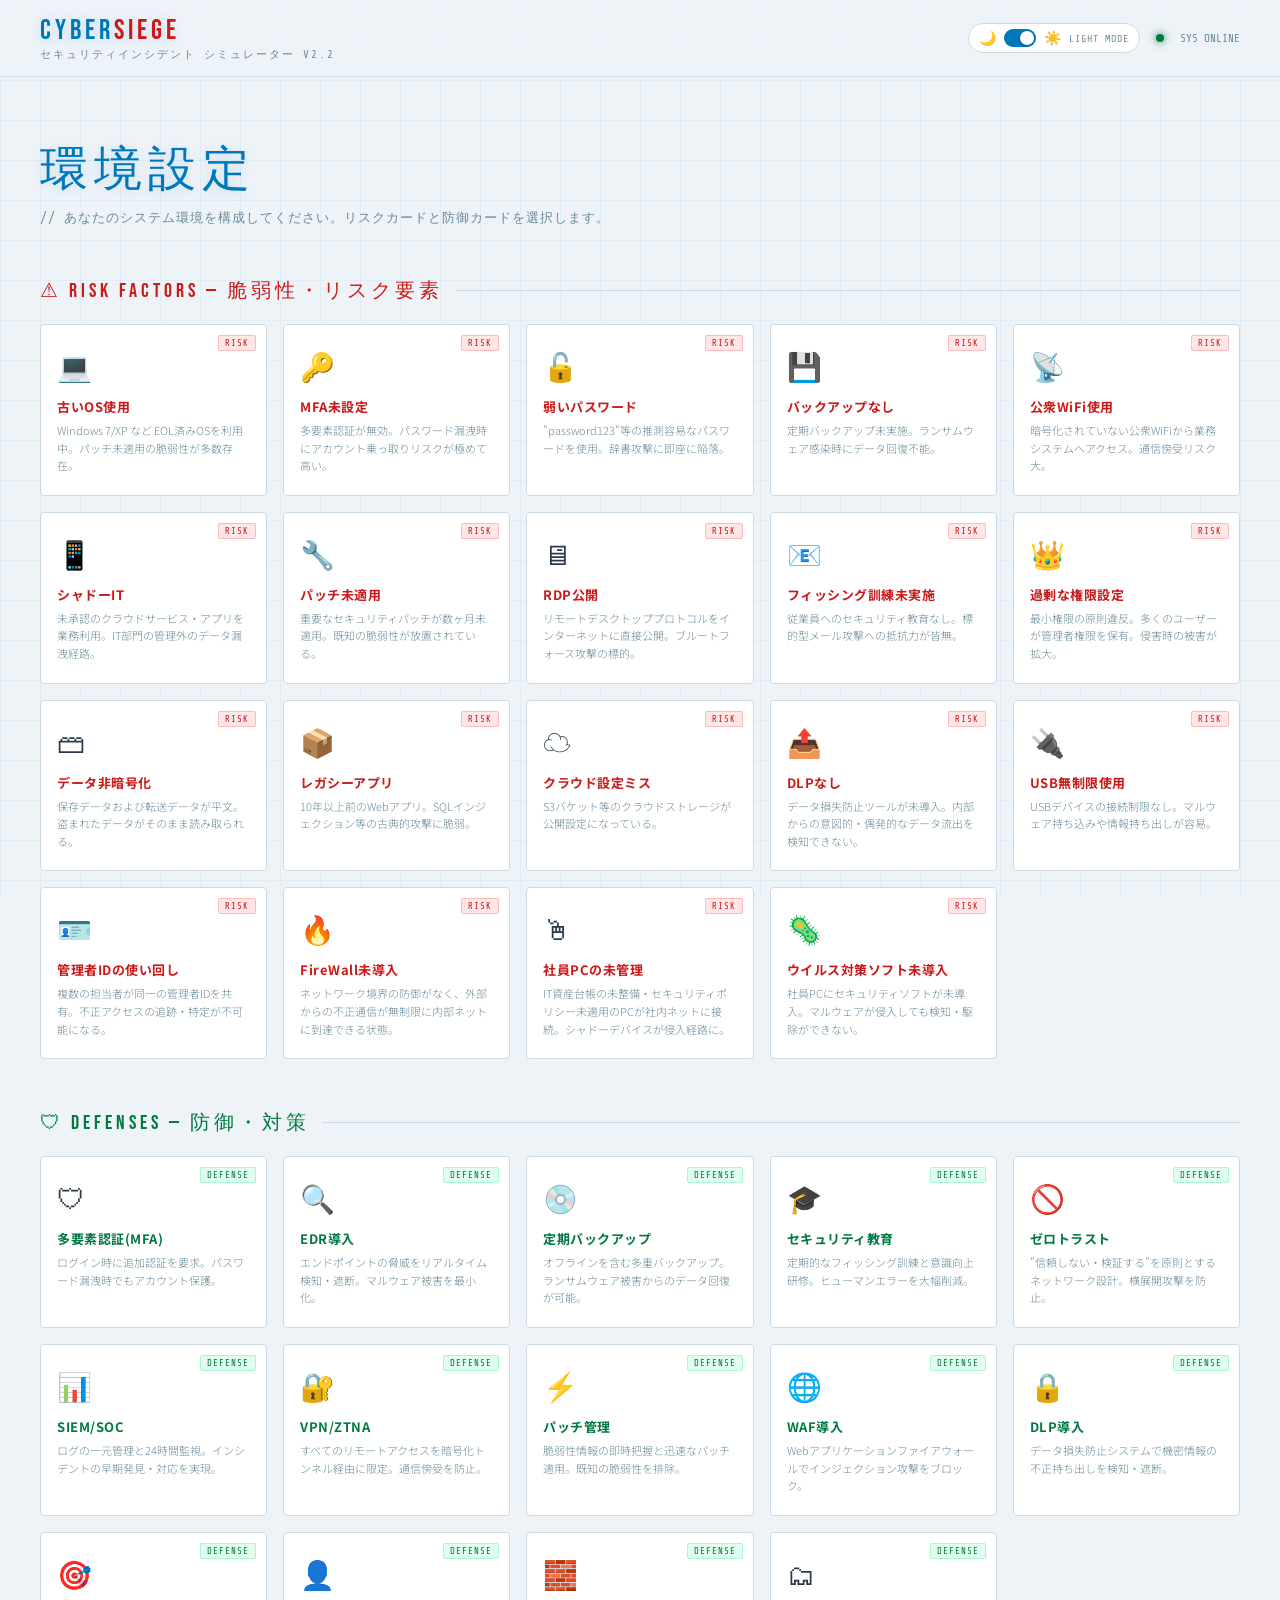
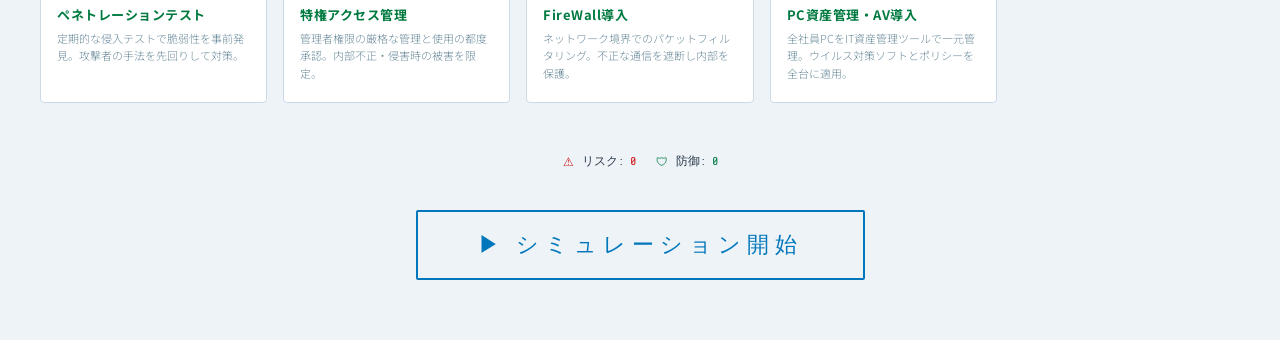
<file: security-simulator.html>
<!DOCTYPE html>
<html lang="ja" data-theme="light">
<head>
<meta charset="UTF-8">
<meta name="viewport" content="width=device-width, initial-scale=1.0">
<title>CYBER SIEGE — セキュリティインシデント シミュレーター</title>
<link href="https://fonts.googleapis.com/css2?family=Share+Tech+Mono&family=Bebas+Neue&family=Noto+Sans+JP:wght@300;400;700&display=swap" rel="stylesheet">
<style>
  /* ===== DARK THEME (default) ===== */
  [data-theme="dark"] {
    --bg: #060a0f;
    --panel: #0c1420;
    --panel2: #0f1a28;
    --border: #1a2d42;
    --accent: #00d4ff;
    --danger: #ff3b3b;
    --warn: #ffb800;
    --safe: #00e87a;
    --text: #c8dce8;
    --text2: #e8f2fa;
    --muted: #4a6070;
    --muted2: #3a5060;
    --header-bg: rgba(6,10,15,0.92);
    --terminal-bg: #050810;
    --grid-color: rgba(0,212,255,0.03);
    --glow: 0 0 20px rgba(0,212,255,0.3);
    --glow-danger: 0 0 20px rgba(255,59,59,0.4);
    --glow-safe: 0 0 20px rgba(0,232,122,0.3);
    --expand-bg: #08111c;
  }

  /* ===== LIGHT THEME ===== */
  [data-theme="light"] {
    --bg: #eef3f8;
    --panel: #ffffff;
    --panel2: #f5f8fc;
    --border: #ccdae8;
    --accent: #0077bb;
    --danger: #cc1a1a;
    --warn: #b06800;
    --safe: #007a40;
    --text: #2a3a4a;
    --text2: #141e28;
    --muted: #6a8a9a;
    --muted2: #a8c0cc;
    --header-bg: rgba(238,243,248,0.95);
    --terminal-bg: #111c28;
    --grid-color: rgba(0,119,187,0.05);
    --glow: 0 2px 14px rgba(0,119,187,0.18);
    --glow-danger: 0 2px 14px rgba(204,26,26,0.22);
    --glow-safe: 0 2px 14px rgba(0,122,64,0.18);
    --expand-bg: #e8f0f8;
  }

  * { margin: 0; padding: 0; box-sizing: border-box; }

  body {
    background: var(--bg);
    color: var(--text);
    font-family: 'Noto Sans JP', sans-serif;
    font-weight: 300;
    min-height: 100vh;
    overflow-x: hidden;
    transition: background 0.35s, color 0.35s;
  }

  body::before {
    content: '';
    position: fixed;
    inset: 0;
    background-image:
      linear-gradient(var(--grid-color) 1px, transparent 1px),
      linear-gradient(90deg, var(--grid-color) 1px, transparent 1px);
    background-size: 40px 40px;
    pointer-events: none;
    z-index: 0;
  }

  [data-theme="dark"] body::after {
    content: '';
    position: fixed;
    inset: 0;
    background: repeating-linear-gradient(0deg,transparent,transparent 2px,rgba(0,0,0,0.04) 2px,rgba(0,0,0,0.04) 4px);
    pointer-events: none;
    z-index: 0;
  }

  .page { position: relative; z-index: 1; }

  /* ===== HEADER ===== */
  header {
    border-bottom: 1px solid var(--border);
    padding: 14px 40px;
    display: flex;
    align-items: center;
    gap: 20px;
    background: var(--header-bg);
    backdrop-filter: blur(10px);
    position: sticky;
    top: 0;
    z-index: 100;
    transition: background 0.35s, border-color 0.35s;
  }

  .logo {
    font-family: 'Bebas Neue', sans-serif;
    font-size: 28px;
    letter-spacing: 4px;
    color: var(--accent);
    text-shadow: var(--glow);
    transition: color 0.35s;
  }
  .logo span { color: var(--danger); }

  header .subtitle {
    font-family: 'Share Tech Mono', monospace;
    font-size: 11px;
    color: var(--muted);
    letter-spacing: 2px;
    text-transform: uppercase;
  }

  .header-right {
    margin-left: auto;
    display: flex;
    gap: 16px;
    align-items: center;
  }

  /* ── THEME TOGGLE ── */
  .theme-toggle {
    display: flex;
    align-items: center;
    gap: 8px;
    cursor: pointer;
    background: var(--panel);
    border: 1px solid var(--border);
    border-radius: 20px;
    padding: 5px 10px;
    transition: all 0.3s;
    user-select: none;
  }
  .theme-toggle:hover { border-color: var(--accent); box-shadow: var(--glow); }

  .toggle-label {
    font-family: 'Share Tech Mono', monospace;
    font-size: 10px;
    color: var(--muted);
    letter-spacing: 1px;
    white-space: nowrap;
  }

  .toggle-track {
    width: 32px; height: 18px;
    background: var(--muted2);
    border-radius: 9px;
    position: relative;
    transition: background 0.3s;
    flex-shrink: 0;
  }
  [data-theme="light"] .toggle-track { background: var(--accent); }

  .toggle-thumb {
    width: 14px; height: 14px;
    border-radius: 50%;
    background: white;
    position: absolute;
    top: 2px; left: 2px;
    transition: left 0.3s;
    box-shadow: 0 1px 3px rgba(0,0,0,0.3);
  }
  [data-theme="light"] .toggle-thumb { left: 16px; }

  .toggle-emoji { font-size: 14px; }

  .pulse {
    width: 8px; height: 8px;
    border-radius: 50%;
    background: var(--safe);
    box-shadow: 0 0 8px var(--safe);
    animation: pulse 2s ease-in-out infinite;
  }
  @keyframes pulse {
    0%, 100% { opacity: 1; transform: scale(1); }
    50% { opacity: 0.4; transform: scale(0.8); }
  }

  /* ===== SECTIONS ===== */
  .section { display: none; }
  .section.active { display: block; }

  /* ===== SCREEN 1 ===== */
  .screen-wrap { max-width: 1400px; margin: 0 auto; padding: 60px 40px; }

  .screen-title {
    font-family: 'Bebas Neue', sans-serif;
    font-size: 48px;
    letter-spacing: 6px;
    margin-bottom: 8px;
    color: var(--accent);
    text-shadow: var(--glow);
  }
  .screen-desc {
    font-size: 13px;
    color: var(--muted);
    letter-spacing: 1px;
    margin-bottom: 50px;
    font-family: 'Share Tech Mono', monospace;
  }

  .card-section-title {
    font-family: 'Bebas Neue', sans-serif;
    font-size: 20px;
    letter-spacing: 4px;
    margin-bottom: 20px;
    display: flex;
    align-items: center;
    gap: 12px;
  }
  .card-section-title::after { content: ''; flex: 1; height: 1px; background: var(--border); }
  .card-section-title.risk-title { color: var(--danger); }
  .card-section-title.safe-title { color: var(--safe); }

  .cards-grid {
    display: grid;
    grid-template-columns: repeat(auto-fill, minmax(200px, 1fr));
    gap: 16px;
    margin-bottom: 50px;
  }

  .card {
    border: 1px solid var(--border);
    background: var(--panel);
    border-radius: 4px;
    padding: 20px 16px;
    cursor: pointer;
    transition: all 0.25s ease;
    position: relative;
    overflow: hidden;
    user-select: none;
  }
  .card::before {
    content: '';
    position: absolute;
    inset: 0;
    opacity: 0;
    transition: opacity 0.25s;
  }
  .card.risk::before  { background: radial-gradient(ellipse at top left, rgba(255,59,59,0.08), transparent 60%); }
  .card.safe::before  { background: radial-gradient(ellipse at top left, rgba(0,232,122,0.08), transparent 60%); }
  .card:hover { transform: translateY(-3px); }
  .card.risk:hover  { border-color: var(--danger); box-shadow: var(--glow-danger); }
  .card.safe:hover  { border-color: var(--safe);   box-shadow: var(--glow-safe); }
  .card.risk:hover::before, .card.safe:hover::before { opacity: 1; }
  .card.selected.risk { border-color: var(--danger); background: rgba(255,59,59,0.07); box-shadow: var(--glow-danger); }
  .card.selected.safe { border-color: var(--safe);   background: rgba(0,232,122,0.07); box-shadow: var(--glow-safe); }

  .card-icon { font-size: 28px; margin-bottom: 12px; display: block; }
  .card-name { font-size: 13px; font-weight: 700; margin-bottom: 6px; letter-spacing: 0.5px; }
  .card.risk .card-name { color: var(--danger); }
  .card.safe .card-name { color: var(--safe); }
  .card-desc { font-size: 11px; color: var(--muted); line-height: 1.6; }

  .card-badge {
    position: absolute;
    top: 10px; right: 10px;
    font-family: 'Share Tech Mono', monospace;
    font-size: 9px;
    letter-spacing: 1px;
    padding: 2px 6px;
    border-radius: 2px;
  }
  .card.risk .card-badge { background: rgba(255,59,59,0.12); color: var(--danger); border: 1px solid rgba(255,59,59,0.25); }
  .card.safe .card-badge { background: rgba(0,232,122,0.12); color: var(--safe);   border: 1px solid rgba(0,232,122,0.25); }
  .card.selected .card-badge { display: none; }

  .selected-check {
    position: absolute;
    top: 8px; right: 8px;
    width: 20px; height: 20px;
    border-radius: 50%;
    font-size: 12px;
    display: none;
    align-items: center;
    justify-content: center;
  }
  .card.selected .selected-check { display: flex; }
  .card.selected.risk .selected-check { background: var(--danger); color: white; }
  .card.selected.safe .selected-check { background: var(--safe); color: #060a0f; }

  .start-btn {
    display: block;
    margin: 40px auto 0;
    padding: 18px 60px;
    font-family: 'Bebas Neue', sans-serif;
    font-size: 22px;
    letter-spacing: 6px;
    background: transparent;
    border: 2px solid var(--accent);
    color: var(--accent);
    cursor: pointer;
    transition: all 0.3s;
    border-radius: 2px;
  }
  .start-btn:hover { background: var(--accent); color: var(--bg); box-shadow: var(--glow); }

  .selection-summary {
    display: flex;
    gap: 20px;
    justify-content: center;
    margin-top: 20px;
    font-family: 'Share Tech Mono', monospace;
    font-size: 12px;
  }
  .sum-item { display: flex; align-items: center; gap: 8px; }

  /* ===== SCREEN 2: ATTACK ===== */
  .attack-wrap { max-width: 900px; margin: 0 auto; padding: 60px 40px; text-align: center; }

  .attack-title {
    font-family: 'Bebas Neue', sans-serif;
    font-size: 56px;
    letter-spacing: 8px;
    color: var(--danger);
    text-shadow: var(--glow-danger);
    margin-bottom: 10px;
    animation: glitch 0.5s ease-in-out infinite alternate;
  }
  @keyframes glitch {
    0%   { text-shadow: -2px 0 var(--danger), 2px 0 #ff0080; }
    100% { text-shadow:  2px 0 var(--danger),-2px 0 #ff0080; }
  }

  .terminal {
    background: #050810;
    border: 1px solid #1a2d42;
    border-radius: 4px;
    padding: 24px;
    margin: 30px auto;
    max-width: 700px;
    text-align: left;
    font-family: 'Share Tech Mono', monospace;
    font-size: 13px;
    line-height: 2;
    min-height: 300px;
    color: #c8dce8;
  }
  .terminal::before {
    content: '● ● ●';
    display: block;
    color: #4a6070;
    margin-bottom: 16px;
    font-size: 10px;
    letter-spacing: 4px;
  }

  .terminal-line { opacity: 0; }
  .terminal-line.show { animation: fadeIn 0.3s forwards; }
  @keyframes fadeIn { to { opacity: 1; } }

  .t-red    { color: #ff3b3b; }
  .t-green  { color: #00e87a; }
  .t-yellow { color: #ffb800; }
  .t-blue   { color: #00d4ff; }
  .t-muted  { color: #4a6070; }

  .progress-bar { width: 100%; height: 4px; background: var(--border); border-radius: 2px; margin: 20px 0; overflow: hidden; }
  .progress-fill { height: 100%; background: linear-gradient(90deg, var(--accent), var(--danger)); width: 0%; transition: width 0.5s ease; }

  /* ===== SCREEN 3: RESULTS ===== */
  .results-wrap { max-width: 1200px; margin: 0 auto; padding: 60px 40px; }

  .results-header {
    display: flex;
    align-items: flex-end;
    justify-content: space-between;
    margin-bottom: 50px;
    flex-wrap: wrap;
    gap: 20px;
  }

  .score-circle {
    width: 140px; height: 140px;
    border-radius: 50%;
    border: 3px solid var(--border);
    display: flex;
    flex-direction: column;
    align-items: center;
    justify-content: center;
    transition: border-color 0.4s, box-shadow 0.4s;
  }
  .score-number { font-family: 'Bebas Neue', sans-serif; font-size: 52px; line-height: 1; }
  .score-label  { font-family: 'Share Tech Mono', monospace; font-size: 10px; letter-spacing: 2px; color: var(--muted); }
  .score-A { border-color: var(--safe);   color: var(--safe);   box-shadow: var(--glow-safe); }
  .score-B { border-color: #44cc44;       color: #44cc44; }
  .score-C { border-color: var(--warn);   color: var(--warn); }
  .score-D { border-color: #e07000;       color: #e07000; }
  .score-F { border-color: var(--danger); color: var(--danger); box-shadow: var(--glow-danger); }

  .damage-summary { display: grid; grid-template-columns: repeat(3,1fr); gap: 16px; margin-bottom: 40px; }
  .damage-card {
    background: var(--panel);
    border: 1px solid var(--border);
    border-radius: 4px;
    padding: 20px;
    text-align: center;
    transition: background 0.35s, border-color 0.35s;
  }
  .d-label { font-family: 'Share Tech Mono', monospace; font-size: 10px; letter-spacing: 2px; color: var(--muted); margin-bottom: 10px; text-transform: uppercase; }
  .d-value { font-family: 'Bebas Neue', sans-serif; font-size: 36px; letter-spacing: 2px; }
  .d-sub   { font-size: 11px; color: var(--muted); margin-top: 4px; }

  .section-subhead {
    font-family: 'Bebas Neue', sans-serif;
    font-size: 18px;
    letter-spacing: 4px;
    color: var(--accent);
    margin-bottom: 16px;
    display: flex;
    align-items: baseline;
    gap: 12px;
    flex-wrap: wrap;
  }
  .section-subhead small {
    font-family: 'Share Tech Mono', monospace;
    font-size: 11px;
    color: var(--muted);
    letter-spacing: 1px;
    font-weight: 300;
  }

  .incidents-list { margin-bottom: 40px; }

  /* ── Accordion incident item ── */
  .incident-item {
    background: var(--panel);
    border: 1px solid var(--border);
    border-left: 3px solid var(--danger);
    border-radius: 4px;
    margin-bottom: 12px;
    overflow: hidden;
    animation: slideIn 0.4s ease forwards;
    opacity: 0;
    transition: background 0.35s, border-color 0.35s;
  }
  .incident-item.mitigated { border-left-color: var(--safe); }

  @keyframes slideIn {
    from { transform: translateX(-20px); opacity: 0; }
    to   { transform: translateX(0);     opacity: 1; }
  }

  .incident-header {
    display: grid;
    grid-template-columns: auto 1fr auto auto;
    gap: 16px;
    align-items: center;
    padding: 18px 20px;
    cursor: pointer;
    user-select: none;
    transition: background 0.2s;
  }
  .incident-header:hover { background: var(--panel2); }

  .incident-icon  { font-size: 24px; }

  .incident-name {
    font-size: 14px;
    font-weight: 700;
    margin-bottom: 4px;
    color: var(--text2);
  }
  .incident-brief { font-size: 11px; color: var(--muted); line-height: 1.5; }

  .incident-damage { text-align: right; min-width: 110px; }
  .dmg-amount {
    font-family: 'Bebas Neue', sans-serif;
    font-size: 22px;
    color: var(--danger);
    letter-spacing: 1px;
  }
  .incident-item.mitigated .dmg-amount { color: var(--safe); }
  .dmg-label { font-family: 'Share Tech Mono', monospace; font-size: 10px; color: var(--muted); }

  /* expand button */
  .expand-btn {
    width: 28px; height: 28px;
    border-radius: 50%;
    border: 1px solid var(--border);
    background: transparent;
    color: var(--muted);
    font-size: 18px;
    font-weight: bold;
    cursor: pointer;
    display: flex; align-items: center; justify-content: center;
    transition: all 0.25s;
    flex-shrink: 0;
    line-height: 1;
    font-family: monospace;
  }
  .expand-btn:hover { border-color: var(--accent); color: var(--accent); }
  .incident-item.expanded .expand-btn {
    transform: rotate(45deg);
    border-color: var(--accent);
    color: var(--accent);
  }

  /* accordion body */
  .incident-detail {
    max-height: 0;
    overflow: hidden;
    transition: max-height 0.42s cubic-bezier(0.4,0,0.2,1);
  }
  .incident-item.expanded .incident-detail { max-height: 700px; }

  .incident-detail-inner {
    background: var(--expand-bg);
    border-top: 1px solid var(--border);
    padding: 22px 24px;
    display: grid;
    grid-template-columns: 1fr 1fr;
    gap: 24px;
    transition: background 0.35s;
  }

  .detail-block-title {
    font-family: 'Share Tech Mono', monospace;
    font-size: 10px;
    letter-spacing: 2px;
    text-transform: uppercase;
    margin-bottom: 10px;
    padding-bottom: 6px;
    border-bottom: 1px solid var(--border);
    color: var(--muted);
  }
  .detail-block-title.atk  { color: var(--danger); border-bottom-color: rgba(255,59,59,0.25); }
  .incident-item.mitigated .detail-block-title.atk { color: var(--muted); border-bottom-color: var(--border); }
  .detail-block-title.def  { color: var(--safe);   border-bottom-color: rgba(0,232,122,0.25); }

  .detail-text { font-size: 13px; color: var(--text); line-height: 1.85; }

  .tag-row { margin-top: 12px; }
  .tag-row-label { font-family: 'Share Tech Mono', monospace; font-size: 10px; color: var(--muted); letter-spacing: 1px; margin-bottom: 7px; }
  .tag-list { display: flex; flex-wrap: wrap; gap: 6px; }

  .dtag {
    font-family: 'Share Tech Mono', monospace;
    font-size: 10px;
    padding: 3px 9px;
    border-radius: 2px;
    transition: opacity 0.2s;
  }
  .dtag.trigger  { background: rgba(255,59,59,0.1);  color: var(--danger); border: 1px solid rgba(255,59,59,0.22); }
  .dtag.defense  { background: rgba(0,232,122,0.1);  color: var(--safe);   border: 1px solid rgba(0,232,122,0.22); }
  .dtag.inactive { opacity: 0.38; }
  .dtag.active   { font-weight: 700; }

  /* Severity & mitigated badges */
  .severity-badge {
    display: inline-block;
    font-family: 'Share Tech Mono', monospace;
    font-size: 9px;
    letter-spacing: 1px;
    padding: 2px 8px;
    border-radius: 2px;
    margin-left: 8px;
    vertical-align: middle;
  }
  .sev-critical { background: rgba(255,59,59,0.14); color: var(--danger); border: 1px solid rgba(255,59,59,0.28); }
  .sev-high     { background: rgba(255,100,0,0.14); color: #e06000;       border: 1px solid rgba(255,100,0,0.28); }
  .sev-medium   { background: rgba(255,184,0,0.14); color: var(--warn);   border: 1px solid rgba(255,184,0,0.28); }
  .sev-low      { background: rgba(0,232,122,0.14); color: var(--safe);   border: 1px solid rgba(0,232,122,0.28); }

  .blocked-badge {
    display: inline-block;
    background: rgba(0,232,122,0.14);
    color: var(--safe);
    font-family: 'Share Tech Mono', monospace;
    font-size: 9px;
    padding: 2px 8px;
    border-radius: 2px;
    border: 1px solid rgba(0,232,122,0.28);
    margin-right: 6px;
    vertical-align: middle;
  }

  /* Radar */
  .radar-section {
    background: var(--panel);
    border: 1px solid var(--border);
    border-radius: 4px;
    padding: 30px;
    margin-bottom: 40px;
    transition: background 0.35s, border-color 0.35s;
  }
  .radar-title { font-family: 'Bebas Neue', sans-serif; font-size: 18px; letter-spacing: 4px; color: var(--accent); margin-bottom: 20px; }
  canvas#radarChart { max-width: 360px; display: block; margin: 0 auto; }

  /* Advice */
  .advice-section {
    background: var(--panel);
    border: 1px solid var(--border);
    border-radius: 4px;
    padding: 30px;
    margin-bottom: 40px;
    transition: background 0.35s, border-color 0.35s;
  }
  .advice-title { font-family: 'Bebas Neue', sans-serif; font-size: 18px; letter-spacing: 4px; color: var(--warn); margin-bottom: 20px; }
  .advice-item { display: flex; gap: 12px; margin-bottom: 14px; font-size: 13px; line-height: 1.75; }
  .advice-item::before { content: '▶'; color: var(--accent); flex-shrink: 0; font-size: 10px; margin-top: 4px; }

  .restart-btn {
    display: block;
    margin: 0 auto;
    padding: 16px 50px;
    font-family: 'Bebas Neue', sans-serif;
    font-size: 20px;
    letter-spacing: 5px;
    background: transparent;
    border: 2px solid var(--muted);
    color: var(--muted);
    cursor: pointer;
    transition: all 0.3s;
    border-radius: 2px;
  }
  .restart-btn:hover { border-color: var(--accent); color: var(--accent); box-shadow: var(--glow); }

  /* Mini cards */
  .selected-cards-display { display: flex; flex-wrap: wrap; gap: 8px; margin-bottom: 40px; }
  .mini-card {
    padding: 4px 12px;
    border-radius: 2px;
    font-family: 'Share Tech Mono', monospace;
    font-size: 11px;
    letter-spacing: 0.5px;
    display: flex;
    align-items: center;
    gap: 6px;
  }
  .mini-card.risk { background: rgba(255,59,59,0.1); border: 1px solid rgba(255,59,59,0.28); color: var(--danger); }
  .mini-card.safe { background: rgba(0,232,122,0.1); border: 1px solid rgba(0,232,122,0.28); color: var(--safe); }

  @media (max-width: 768px) {
    header { padding: 12px 20px; }
    .screen-wrap, .attack-wrap, .results-wrap { padding: 40px 20px; }
    .screen-title { font-size: 32px; }
    .damage-summary { grid-template-columns: 1fr; }
    .incident-header { grid-template-columns: auto 1fr auto; }
    .incident-damage { display: none; }
    .incident-detail-inner { grid-template-columns: 1fr; }
    .toggle-label { display: none; }
  }
</style>
</head>
<body>
<div class="page">

<!-- HEADER -->
<header>
  <div>
    <div class="logo">CYBER<span>SIEGE</span></div>
    <div class="subtitle">セキュリティインシデント シミュレーター v2.2</div>
  </div>
  <div class="header-right">
    <button class="theme-toggle" onclick="toggleTheme()" title="ライト/ダークモード切替">
      <span class="toggle-emoji">🌙</span>
      <div class="toggle-track"><div class="toggle-thumb"></div></div>
      <span class="toggle-emoji">☀️</span>
      <span class="toggle-label" id="theme-label">LIGHT MODE</span>
    </button>
    <div class="pulse"></div>
    <span style="font-family:'Share Tech Mono',monospace;font-size:11px;color:var(--muted)">SYS ONLINE</span>
  </div>
</header>

<!-- ===== SCREEN 1: CARD SELECTION ===== -->
<div id="screen-select" class="section active page">
  <div class="screen-wrap">
    <div class="screen-title">環境設定</div>
    <div class="screen-desc">// あなたのシステム環境を構成してください。リスクカードと防御カードを選択します。</div>

    <div class="card-section-title risk-title">⚠ RISK FACTORS — 脆弱性・リスク要素</div>
    <div class="cards-grid" id="risk-cards"></div>

    <div class="card-section-title safe-title">🛡 DEFENSES — 防御・対策</div>
    <div class="cards-grid" id="safe-cards"></div>

    <div class="selection-summary">
      <div class="sum-item">
        <span style="color:var(--danger)">⚠</span>
        <span style="font-family:'Share Tech Mono',monospace;font-size:12px;">リスク: <span id="risk-count" style="color:var(--danger)">0</span></span>
      </div>
      <div class="sum-item">
        <span style="color:var(--safe)">🛡</span>
        <span style="font-family:'Share Tech Mono',monospace;font-size:12px;">防御: <span id="safe-count" style="color:var(--safe)">0</span></span>
      </div>
    </div>
    <button class="start-btn" onclick="startAttack()">▶ シミュレーション開始</button>
  </div>
</div>

<!-- ===== SCREEN 2: ATTACK SIMULATION ===== -->
<div id="screen-attack" class="section page">
  <div class="attack-wrap">
    <div class="attack-title">UNDER ATTACK</div>
    <div style="font-family:'Share Tech Mono',monospace;font-size:13px;color:var(--muted);">// 攻撃シミュレーション実行中...</div>
    <div class="progress-bar"><div class="progress-fill" id="progress-fill"></div></div>
    <div class="terminal" id="terminal"></div>
  </div>
</div>

<!-- ===== SCREEN 3: RESULTS ===== -->
<div id="screen-results" class="section page">
  <div class="results-wrap">

    <div class="results-header">
      <div>
        <div class="screen-title">INCIDENT REPORT</div>
        <div class="screen-desc" id="result-date">// CLASSIFIED — SIMULATION RESULTS</div>
      </div>
      <div class="score-circle" id="score-circle">
        <div class="score-number" id="score-number">—</div>
        <div class="score-label">セキュリティ評価</div>
      </div>
    </div>

    <div class="selected-cards-display" id="selected-cards-display"></div>

    <div class="damage-summary">
      <div class="damage-card">
        <div class="d-label">総被害額</div>
        <div class="d-value" id="total-damage" style="color:var(--danger)">¥0</div>
        <div class="d-sub">推定損失</div>
      </div>
      <div class="damage-card">
        <div class="d-label">侵害インシデント</div>
        <div class="d-value" id="incident-count" style="color:var(--warn)">0</div>
        <div class="d-sub">防御失敗件数</div>
      </div>
      <div class="damage-card">
        <div class="d-label">信頼度スコア</div>
        <div class="d-value" id="trust-score" style="color:var(--accent)">100</div>
        <div class="d-sub">/ 100 ポイント</div>
      </div>
    </div>

    <div class="section-subhead">
      📋 INCIDENT LOG
      <small>— ＋ボタンで攻撃詳細・対策を表示</small>
    </div>
    <div class="incidents-list" id="incidents-list"></div>

    <div class="radar-section">
      <div class="radar-title">📊 セキュリティレーダー</div>
      <canvas id="radarChart" width="360" height="360"></canvas>
    </div>

    <div class="advice-section">
      <div class="advice-title">💡 改善アドバイス</div>
      <div id="advice-list"></div>
    </div>

    <button class="restart-btn" onclick="restart()">↺ 再スタート</button>
  </div>
</div>

</div>

<script>
// ============================================================
// THEME
// ============================================================
function toggleTheme() {
  const html = document.documentElement;
  const isDark = html.getAttribute('data-theme') === 'dark';
  html.setAttribute('data-theme', isDark ? 'light' : 'dark');
  document.getElementById('theme-label').textContent = isDark ? 'LIGHT MODE' : 'DARK MODE';
  if (document.getElementById('screen-results').classList.contains('active')) {
    requestAnimationFrame(drawRadar);
  }
}

// ============================================================
// DATA — RISK CARDS
// ============================================================
const RISK_CARDS = [
  { id:'old-os',         icon:'💻', name:'古いOS使用',           desc:'Windows 7/XP など EOL済みOSを利用中。パッチ未適用の脆弱性が多数存在。' },
  { id:'no-mfa',         icon:'🔑', name:'MFA未設定',            desc:'多要素認証が無効。パスワード漏洩時にアカウント乗っ取りリスクが極めて高い。' },
  { id:'weak-pass',      icon:'🔓', name:'弱いパスワード',        desc:'"password123"等の推測容易なパスワードを使用。辞書攻撃に即座に陥落。' },
  { id:'no-backup',      icon:'💾', name:'バックアップなし',      desc:'定期バックアップ未実施。ランサムウェア感染時にデータ回復不能。' },
  { id:'public-wifi',    icon:'📡', name:'公衆WiFi使用',          desc:'暗号化されていない公衆WiFiから業務システムへアクセス。通信傍受リスク大。' },
  { id:'shadow-it',      icon:'📱', name:'シャドーIT',            desc:'未承認のクラウドサービス・アプリを業務利用。IT部門の管理外のデータ漏洩経路。' },
  { id:'no-patch',       icon:'🔧', name:'パッチ未適用',          desc:'重要なセキュリティパッチが数ヶ月未適用。既知の脆弱性が放置されている。' },
  { id:'open-rdp',       icon:'🖥',  name:'RDP公開',              desc:'リモートデスクトッププロトコルをインターネットに直接公開。ブルートフォース攻撃の標的。' },
  { id:'phishing-risk',  icon:'📧', name:'フィッシング訓練未実施', desc:'従業員へのセキュリティ教育なし。標的型メール攻撃への抵抗力が皆無。' },
  { id:'excess-priv',    icon:'👑', name:'過剰な権限設定',        desc:'最小権限の原則違反。多くのユーザーが管理者権限を保有。侵害時の被害が拡大。' },
  { id:'no-encrypt',     icon:'🗃',  name:'データ非暗号化',        desc:'保存データおよび転送データが平文。盗まれたデータがそのまま読み取られる。' },
  { id:'legacy-app',     icon:'📦', name:'レガシーアプリ',        desc:'10年以上前のWebアプリ。SQLインジェクション等の古典的攻撃に脆弱。' },
  { id:'cloud-misconfig',icon:'☁️', name:'クラウド設定ミス',      desc:'S3バケット等のクラウドストレージが公開設定になっている。' },
  { id:'no-dlp',         icon:'📤', name:'DLPなし',               desc:'データ損失防止ツールが未導入。内部からの意図的・偶発的なデータ流出を検知できない。' },
  { id:'usb-allowed',    icon:'🔌', name:'USB無制限使用',         desc:'USBデバイスの接続制限なし。マルウェア持ち込みや情報持ち出しが容易。' },
  { id:'shared-admin',   icon:'🪪', name:'管理者IDの使い回し',    desc:'複数の担当者が同一の管理者IDを共有。不正アクセスの追跡・特定が不可能になる。' },
  { id:'no-firewall',    icon:'🔥', name:'FireWall未導入',        desc:'ネットワーク境界の防御がなく、外部からの不正通信が無制限に内部ネットに到達できる状態。' },
  { id:'unmanaged-pc',   icon:'🖱',  name:'社員PCの未管理',        desc:'IT資産台帳の未整備・セキュリティポリシー未適用のPCが社内ネットに接続。シャドーデバイスが侵入経路に。' },
  { id:'no-antivirus',   icon:'🦠', name:'ウイルス対策ソフト未導入', desc:'社員PCにセキュリティソフトが未導入。マルウェアが侵入しても検知・駆除ができない。' },
];

// ============================================================
// DATA — SAFE CARDS
// ============================================================
const SAFE_CARDS = [
  { id:'mfa',        icon:'🛡',  name:'多要素認証(MFA)',       desc:'ログイン時に追加認証を要求。パスワード漏洩時でもアカウント保護。' },
  { id:'edr',        icon:'🔍', name:'EDR導入',               desc:'エンドポイントの脅威をリアルタイム検知・遮断。マルウェア被害を最小化。' },
  { id:'backup',     icon:'💿', name:'定期バックアップ',       desc:'オフラインを含む多重バックアップ。ランサムウェア被害からのデータ回復が可能。' },
  { id:'training',   icon:'🎓', name:'セキュリティ教育',       desc:'定期的なフィッシング訓練と意識向上研修。ヒューマンエラーを大幅削減。' },
  { id:'zero-trust', icon:'🚫', name:'ゼロトラスト',           desc:'"信頼しない・検証する"を原則とするネットワーク設計。横展開攻撃を防止。' },
  { id:'siem',       icon:'📊', name:'SIEM/SOC',              desc:'ログの一元管理と24時間監視。インシデントの早期発見・対応を実現。' },
  { id:'vpn',        icon:'🔐', name:'VPN/ZTNA',              desc:'すべてのリモートアクセスを暗号化トンネル経由に限定。通信傍受を防止。' },
  { id:'patch-mgmt', icon:'⚡', name:'パッチ管理',             desc:'脆弱性情報の即時把握と迅速なパッチ適用。既知の脆弱性を排除。' },
  { id:'waf',        icon:'🌐', name:'WAF導入',               desc:'Webアプリケーションファイアウォールでインジェクション攻撃をブロック。' },
  { id:'dlp',        icon:'🔒', name:'DLP導入',               desc:'データ損失防止システムで機密情報の不正持ち出しを検知・遮断。' },
  { id:'pentest',    icon:'🎯', name:'ペネトレーションテスト', desc:'定期的な侵入テストで脆弱性を事前発見。攻撃者の手法を先回りして対策。' },
  { id:'pam',        icon:'👤', name:'特権アクセス管理',       desc:'管理者権限の厳格な管理と使用の都度承認。内部不正・侵害時の被害を限定。' },
  { id:'firewall',   icon:'🧱', name:'FireWall導入',           desc:'ネットワーク境界でのパケットフィルタリング。不正な通信を遮断し内部を保護。' },
  { id:'pc-mgmt',    icon:'🗂',  name:'PC資産管理・AV導入',    desc:'全社員PCをIT資産管理ツールで一元管理。ウイルス対策ソフトとポリシーを全台に適用。' },
];

// ============================================================
// DATA — ATTACKS
// triggers    : これらのリスクカードが1つ以上選択されていると攻撃が発生
// mitigatedBy : これらの防御カードが1つ以上選択されていると被害ゼロ
// ============================================================
const ATTACKS = [
  {
    id:'ransomware', name:'ランサムウェア感染', icon:'🔐', severity:'critical',
    brief:'企業ネット全体にマルウェアが拡散し業務が完全停止',
    baseDamage:50000000, trustLoss:25,
    triggers:['old-os','no-patch','usb-allowed','no-backup','open-rdp','no-antivirus','unmanaged-pc'],
    mitigatedBy:['backup','edr','zero-trust','patch-mgmt','firewall','pc-mgmt'],
    attackDetail:'感染したUSBデバイスや未パッチの脆弱性を踏み台に、ランサムウェアが企業内ネットワーク全体に急速拡散。すべてのファイルサーバーとデータベースが暗号化され業務が完全停止。攻撃者は数千万円の身代金を要求。復号キーを受け取っても完全復旧の保証はなく、平均復旧期間は3週間以上。',
    countermeasure:'【EDR】マルウェアの異常な挙動をリアルタイム検知し感染初期に隔離。【バックアップ】オフラインバックアップから業務データを完全復旧。【パッチ管理】感染経路となった既知の脆弱性を事前に閉鎖。【ゼロトラスト】ネットワークのセグメント化で感染拡大を阻止。',
  },
  {
    id:'account-takeover', name:'アカウント乗っ取り', icon:'👤', severity:'high',
    brief:'管理者アカウント奪取によりクラウドデータが流出',
    baseDamage:15000000, trustLoss:20,
    triggers:['no-mfa','weak-pass','phishing-risk','shared-admin'],
    mitigatedBy:['mfa','training','zero-trust','pam'],
    attackDetail:'クレデンシャルスタッフィング攻撃とフィッシングメールの組み合わせにより、管理者アカウントが乗っ取られる。攻撃者はクラウドストレージにアクセスし顧客情報・財務データ・知的財産を外部に転送。その後アカウントを変更し正規管理者を締め出す。',
    countermeasure:'【MFA】パスワードが漏洩しても第二認証によりログインをブロック。【セキュリティ教育】フィッシングメールの見分け方を訓練し報告体制を整備。【ゼロトラスト】不審なログイン元からのアクセスを自動遮断し最小権限を強制。',
  },
  {
    id:'data-breach', name:'個人情報大規模漏洩', icon:'📋', severity:'critical',
    brief:'顧客100万件の個人情報がダークウェブに流出',
    baseDamage:80000000, trustLoss:35,
    triggers:['no-encrypt','cloud-misconfig','legacy-app','no-dlp'],
    mitigatedBy:['dlp','waf','zero-trust','siem'],
    attackDetail:'クラウドストレージの誤設定を攻撃者が発見。平文で保存されていた顧客の氏名・住所・クレジットカード情報・医療情報が一括流出。個人情報保護法に基づく当局への報告義務が発生し、クラス訴訟の可能性も生じる。',
    countermeasure:'【DLP】大量データの外部転送を即時検知・遮断。【WAF】不審なクローリングや大量アクセスをブロック。【SIEM】異常なデータ転送パターンをアラート。【暗号化（データ非暗号化リスクを排除）】漏洩しても内容を解読不能に。',
  },
  {
    id:'phishing', name:'標的型フィッシング攻撃', icon:'🎣', severity:'high',
    brief:'経営層偽装メールで認証情報が詐取され複数アカウント侵害',
    baseDamage:8000000, trustLoss:15,
    triggers:['phishing-risk','no-mfa','excess-priv'],
    mitigatedBy:['training','mfa','siem'],
    attackDetail:'CEOや取締役になりすました巧妙なスピアフィッシングメール。偽のVPNログイン画面に誘導し認証情報を詐取。過剰な管理者権限を持つ複数アカウントが侵害され、社内システム・財務システムへのアクセスが可能な状態に。社内メールを悪用した横展開攻撃も発生。',
    countermeasure:'【セキュリティ教育】送信元確認・URLホバー確認の訓練と即時報告フローを整備。【MFA】認証情報が盗まれても追加認証でアクセス阻止。【SIEM】不審なログインパターンを検知し自動警告。',
  },
  {
    id:'supply-chain', name:'サプライチェーン攻撃', icon:'⛓', severity:'critical',
    brief:'利用ソフトの更新プログラムにマルウェアが混入し長期潜伏',
    baseDamage:120000000, trustLoss:30,
    triggers:['old-os','no-patch','legacy-app'],
    mitigatedBy:['edr','siem','zero-trust','pentest'],
    attackDetail:'信頼された外部ソフトウェアの正規アップデートにバックドアが仕込まれる（SolarWinds型攻撃）。正規プロセスに偽装するため従来のウイルス対策で検知困難。平均潜伏期間280日。その間、攻撃者は内部ネットワークを探索し機密情報を継続的に窃取。',
    countermeasure:'【EDR】プロセスの異常な振る舞いをAIで検知。正規ツールへの不審な注入を発見。【SIEM】長期的なログ分析で潜伏型攻撃の痕跡を発見。【ゼロトラスト】感染端末の横展開を最小化。【ペネトレーションテスト】定期的な侵入テストで潜伏中の攻撃者を発見。',
  },
  {
    id:'insider-threat', name:'内部不正・情報持ち出し', icon:'🕵️', severity:'high',
    brief:'不満を持つ元従業員が退職前に機密設計図を外部転送',
    baseDamage:30000000, trustLoss:20,
    triggers:['shadow-it','usb-allowed','excess-priv','no-dlp','shared-admin'],
    mitigatedBy:['dlp','pam','siem','zero-trust'],
    attackDetail:'退職を控えた従業員が過剰な権限を悪用し、機密の設計図・顧客リスト・ソースコードを個人クラウドやUSBに転送。在職中に収集した情報を競合他社に売却。内部犯行のため証拠収集・立証が困難。営業秘密侵害として民事・刑事訴訟に発展するケースも。',
    countermeasure:'【DLP】大量ファイルの外部転送・USB書き込みをリアルタイム検知・遮断。【PAM】退職予定者の権限を即時縮小する運用フロー整備。【SIEM】業務外時間のアクセスや大量ダウンロードをアラート。',
  },
  {
    id:'mitm', name:'中間者攻撃(MitM)', icon:'📡', severity:'medium',
    brief:'公衆WiFiで通信を傍受し業務認証情報を窃取',
    baseDamage:5000000, trustLoss:10,
    triggers:['public-wifi','no-encrypt'],
    mitigatedBy:['vpn','mfa'],
    attackDetail:'カフェや空港の公衆WiFiに攻撃者が偽のアクセスポイントを設置（Evil Twin攻撃）。HTTPで通信している業務システムへのログインを傍受。セッションCookieを盗用してなりすましログインを実行。数時間の攻撃で複数の被害者から認証情報を一斉収集。',
    countermeasure:'【VPN/ZTNA】全通信を暗号化トンネル経由に強制。傍受されてもデータを解読不能に。【MFA】セッションを盗まれても再認証で不正アクセスをブロック。',
  },
  {
    id:'sql-injection', name:'SQLインジェクション', icon:'💉', severity:'high',
    brief:'Webフォームへの不正SQL注入でデータベース全体が流出',
    baseDamage:20000000, trustLoss:25,
    triggers:['legacy-app','no-patch'],
    mitigatedBy:['waf','pentest'],
    attackDetail:'10年以上前のWebアプリのログインフォームに悪意あるSQL文を注入。入力値のサニタイジングが不十分なため、データベースへの完全なアクセス権を取得。全顧客テーブル・パスワードハッシュ・決済情報がCSV形式で一括ダウンロードされ、ダークウェブへの転売が確認される。',
    countermeasure:'【WAF】悪意あるSQLパターンをリアルタイム検知・遮断。【ペネトレーションテスト】定期的なコードレビューとSQLiテストで脆弱箇所を事前発見・修正。',
  },
  {
    id:'rdp-bruteforce', name:'RDPブルートフォース攻撃', icon:'🔨', severity:'high',
    brief:'公開RDPポートへの自動攻撃でパスワードを突破し管理者権限を奪取',
    baseDamage:25000000, trustLoss:20,
    triggers:['open-rdp','weak-pass','no-mfa','no-firewall'],
    mitigatedBy:['mfa','vpn','zero-trust','firewall'],
    attackDetail:'インターネットに直接公開されたRDPポート(3389)にボットネットを使った自動パスワード総当たり攻撃。弱いパスワードを数分で突破。管理者権限でリモートデスクトップ接続に成功した攻撃者は、ランサムウェアの展開・バックドアの設置・横展開を開始。',
    countermeasure:'【MFA】パスワードが突破されても追加認証でログインを阻止。【VPN/ZTNA】RDPをインターネットから直接到達不能にし、VPN経由のみに限定。【ゼロトラスト】接続元IP・デバイス・時間帯による継続的な検証。',
  },
  {
    id:'cloud-data-exposure', name:'クラウドデータ公開漏洩', icon:'☁️', severity:'critical',
    brief:'S3バケットの設定ミスで業務データが数ヶ月間インターネット公開',
    baseDamage:40000000, trustLoss:28,
    triggers:['cloud-misconfig','no-dlp'],
    mitigatedBy:['siem','pentest','dlp'],
    attackDetail:'クラウドストレージのアクセス権が誤ってパブリックに設定されたまま放置。契約書・従業員個人情報・財務報告・未公開製品仕様書が世界中から閲覧可能な状態に。セキュリティリサーチャーが発見し通報するまで、悪意ある第三者による大量ダウンロードが確認された。',
    countermeasure:'【SIEM】クラウドの設定変更とアクセスログを常時監視。異常なアクセスを即時アラート。【ペネトレーションテスト/CSPM】クラウド設定の定期的な監査で誤設定を早期発見。【DLP】機密情報の大量アクセスを検知。',
  },
  {
    id:'apt', name:'APT（高度持続的脅威）', icon:'🎯', severity:'critical',
    brief:'国家支援型ハッカーが1年間潜伏し機密R&D情報を継続窃取',
    baseDamage:200000000, trustLoss:40,
    triggers:['no-patch','excess-priv','no-backup','old-os','no-firewall','unmanaged-pc'],
    mitigatedBy:['zero-trust','siem','edr','pentest','firewall'],
    attackDetail:'ゼロデイ脆弱性を悪用して初期侵入に成功した国家支援型ハッカーグループ。正規の管理ツールのみを使用してレーダーを避けながら（Living off the Land）、R&D部門の特権アカウントを奪取。設計図・特許出願前の技術情報を12ヶ月間にわたり少量ずつ外部に送出。',
    countermeasure:'【ゼロトラスト】特権アカウントの横展開と異常アクセスを継続検証。【SIEM】長期的なベースライン分析で微妙な異常を検出。【EDR】正規ツールの悪用パターン（LOLBaS）を検知。【ペネトレーションテスト】定期的なレッドチーム演習で潜伏攻撃者を発見。',
  },
  {
    id:'ddos', name:'DDoS攻撃', icon:'🌊', severity:'medium',
    brief:'大規模ボットネットによりWebサービスが72時間停止',
    baseDamage:10000000, trustLoss:12,
    triggers:['no-patch','legacy-app'],
    mitigatedBy:['waf','siem'],
    attackDetail:'100万台以上のIoTデバイスで構成されたボットネットから毎秒数テラビットのトラフィックが集中。レガシーなWebサーバーはキャパシティを瞬時に超過しサービスが完全停止。ECサイトは72時間の売上機会を喪失。競合他社が同期間にシェアを獲得し顧客の長期流出が発生。',
    countermeasure:'【WAF/CDN】DDoS緩和機能付きのCDNでトラフィックを分散・吸収。レート制限で悪意あるリクエストを遮断。【SIEM】攻撃の早期検知と自動スケールアップ指示でダウンタイムを最小化。',
  },
  {
    id:'admin-id-abuse', name:'管理者ID悪用・不正操作', icon:'🪪', severity:'high',
    brief:'共有管理者IDを利用した不正操作が発覚するも犯人特定が不能',
    baseDamage:18000000, trustLoss:22,
    triggers:['shared-admin','excess-priv','no-mfa'],
    mitigatedBy:['pam','mfa','siem'],
    attackDetail:'複数の担当者が同一の管理者IDとパスワードを共有していたため、退職者や外部委託先を含む関係者全員がシステムへの完全アクセス権を持ち続けていた。財務システムのデータが改ざんされ、数千万円規模の架空発注が行われたが、共有IDのため操作ログからは犯人を特定できず。フォレンジック調査にも多額のコストが発生。',
    countermeasure:'【PAM（特権アクセス管理）】管理者IDを個人ごとに発行し、使用都度の申請・承認・自動失効を徹底。共有アカウントを廃止。【MFA】管理者ログインに多要素認証を必須化し、なりすましを防止。【SIEM】管理者権限の操作を全ログで監視し、異常な時間帯・場所からのアクセスを即時アラート。',
  },
  {
    id:'network-intrusion', name:'ネットワーク不正侵入', icon:'🔥', severity:'critical',
    brief:'FireWall不在で外部から内部ネットへ直接侵入し基幹システムを制圧',
    baseDamage:60000000, trustLoss:30,
    triggers:['no-firewall','unmanaged-pc','open-rdp'],
    mitigatedBy:['firewall','zero-trust','siem','vpn'],
    attackDetail:'FireWallが未導入のため、インターネットから企業の内部ネットワークへ直接アクセスできる状態。攻撃者はポートスキャンで開放ポートを発見し、脆弱なサービスを踏み台に基幹サーバーへ侵入。管理対象外のPCを踏み台にしてActiveDirectoryサーバーの管理者権限を奪取。社内システム全体が制圧され、業務停止と機密情報の全量流出が発生。',
    countermeasure:'【FireWall】インターネットと内部ネットワークの境界にFireWallを設置し、不要なポートへの通信を全遮断。許可リストベースの通信制御を実施。【ゼロトラスト】内部ネットワーク内でも通信を検証し横展開を防止。【SIEM】異常な通信パターンを検知しリアルタイムでアラート。',
  },
  {
    id:'malware-spread', name:'マルウェア社内感染拡大', icon:'🦠', severity:'critical',
    brief:'ウイルス対策未導入PCから社内ネット全体にマルウェアが急速蔓延',
    baseDamage:35000000, trustLoss:26,
    triggers:['no-antivirus','unmanaged-pc','no-patch','no-firewall'],
    mitigatedBy:['pc-mgmt','edr','firewall','patch-mgmt'],
    attackDetail:'ウイルス対策ソフトが未導入の社員PCがフィッシングメールの添付ファイルを開封。マルウェアが実行されたが検知ゼロ。管理されていない複数のPCが同様の状態だったため、ネットワーク経由でマルウェアが急速に蔓延。最終的に社内の80%以上のPCが感染し、ファイルサーバー・会計システム・顧客管理DBが暗号化された。全PCの初期化・再インストールに3週間を要した。',
    countermeasure:'【PC資産管理・AV導入】全社員PCをIT資産管理ツールに登録し、ウイルス対策ソフトを一括展開・強制適用。定義ファイルの自動更新を義務化。【EDR】次世代型エンドポイント保護で振る舞い検知によりゼロデイマルウェアも検知。【FireWall】感染PCからの不審な外部通信を遮断し情報流出を防止。',
  },
];

// ============================================================
// STATE
// ============================================================
let selectedCards = new Set();

// ============================================================
// CARD INIT
// ============================================================
function initCards() {
  const riskGrid = document.getElementById('risk-cards');
  const safeGrid = document.getElementById('safe-cards');
  RISK_CARDS.forEach(c => riskGrid.appendChild(makeCard(c, 'risk')));
  SAFE_CARDS.forEach(c => safeGrid.appendChild(makeCard(c, 'safe')));
}

function makeCard(card, type) {
  const el = document.createElement('div');
  el.className = `card ${type}`;
  el.id = `card-${card.id}`;
  el.innerHTML = `
    <span class="card-badge">${type === 'risk' ? 'RISK' : 'DEFENSE'}</span>
    <div class="selected-check">✓</div>
    <span class="card-icon">${card.icon}</span>
    <div class="card-name">${card.name}</div>
    <div class="card-desc">${card.desc}</div>
  `;
  el.onclick = () => toggleCard(card.id, el);
  return el;
}

function toggleCard(id, el) {
  if (selectedCards.has(id)) { selectedCards.delete(id); el.classList.remove('selected'); }
  else                       { selectedCards.add(id);    el.classList.add('selected'); }
  updateCounts();
}

function updateCounts() {
  let r = 0, s = 0;
  RISK_CARDS.forEach(c => { if (selectedCards.has(c.id)) r++; });
  SAFE_CARDS.forEach(c => { if (selectedCards.has(c.id)) s++; });
  document.getElementById('risk-count').textContent = r;
  document.getElementById('safe-count').textContent = s;
}

// ============================================================
// ATTACK SIMULATION
// ============================================================
function startAttack() {
  showScreen('screen-attack');
  const terminal = document.getElementById('terminal');
  terminal.innerHTML = '';
  const fill = document.getElementById('progress-fill');
  fill.style.width = '0%';

  // Only attacks triggered by selected risk cards
  let activeAttacks = ATTACKS.filter(a => a.triggers.some(t => selectedCards.has(t)));
  // Fallback if no risk cards selected — 2 medium severity attacks
  if (activeAttacks.length === 0) {
    activeAttacks = ATTACKS.filter(a => a.severity === 'medium').slice(0, 2);
  }

  const lines = [
    { text: '<span class="t-blue">[SYSTEM]</span> ターゲットシステムのスキャンを開始...', delay: 300 },
    { text: '<span class="t-muted">[INFO]</span> 開放ポートの検索中...', delay: 700 },
    { text: '<span class="t-yellow">[WARN]</span> 脆弱なサービスを検出: ' + detectedServices(), delay: 1200 },
    { text: '<span class="t-red">[ALERT]</span> 攻撃準備完了。攻撃ベクターを選定中...', delay: 2000 },
    { text: '', delay: 2500 },
  ];

  activeAttacks.forEach((attack, i) => {
    const base = 2800 + i * 1800;
    const mitigated = attack.mitigatedBy.some(m => selectedCards.has(m));
    lines.push({ text: `<span class="t-red">[ATTACK ${i+1}/${activeAttacks.length}]</span> <span style="color:#ff8080">${attack.name}</span> を実行中...`, delay: base });
    lines.push(mitigated
      ? { text: '<span class="t-green">  ✓ BLOCKED</span> 防御システムが攻撃を検知・遮断', delay: base + 600 }
      : { text: '<span class="t-red">  ✗ SUCCESS</span> <span class="t-muted">侵害成功 — 被害が発生しています</span>', delay: base + 600 });
  });

  const totalDelay = 2800 + activeAttacks.length * 1800;
  lines.push({ text: '', delay: totalDelay + 200 });
  lines.push({ text: '<span class="t-blue">[SYSTEM]</span> インシデントレポートを生成中...', delay: totalDelay + 500 });

  lines.forEach((line, idx) => {
    setTimeout(() => {
      const div = document.createElement('div');
      div.className = 'terminal-line show';
      div.innerHTML = line.text;
      terminal.appendChild(div);
      terminal.scrollTop = terminal.scrollHeight;
      fill.style.width = `${Math.min(100, (idx + 1) / lines.length * 100)}%`;
    }, line.delay);
  });

  setTimeout(() => showResults(activeAttacks), totalDelay + 2000);
}

function detectedServices() {
  const sv = [];
  if (selectedCards.has('open-rdp'))   sv.push('RDP:3389');
  if (selectedCards.has('old-os'))     sv.push('SMBv1');
  if (selectedCards.has('legacy-app')) sv.push('HTTP:80(unpatched)');
  if (selectedCards.has('no-encrypt')) sv.push('FTP:21');
  if (!sv.length) sv.push('HTTPS:443');
  return `<span class="t-yellow">${sv.join(', ')}</span>`;
}

// ============================================================
// RESULTS
// ============================================================
function showResults(activeAttacks) {
  showScreen('screen-results');

  let totalDamage = 0, totalTrustLoss = 0, incidentCount = 0;
  const items = activeAttacks.map(attack => {
    // 防御カードが1つでもマッチ → 被害ゼロ・信頼損失ゼロ
    const mitigated = attack.mitigatedBy.some(m => selectedCards.has(m));
    const damage    = mitigated ? 0 : attack.baseDamage;
    const trust     = mitigated ? 0 : attack.trustLoss;
    totalDamage    += damage;
    totalTrustLoss += trust;
    if (!mitigated) incidentCount++;
    return { attack, mitigated, damage, trust };
  });

  const trustScore = Math.max(0, 100 - totalTrustLoss);

  // Grade
  let grade, gradeClass;
  if      (trustScore >= 90) { grade='A'; gradeClass='score-A'; }
  else if (trustScore >= 75) { grade='B'; gradeClass='score-B'; }
  else if (trustScore >= 55) { grade='C'; gradeClass='score-C'; }
  else if (trustScore >= 35) { grade='D'; gradeClass='score-D'; }
  else                       { grade='F'; gradeClass='score-F'; }

  document.getElementById('score-number').textContent = grade;
  document.getElementById('score-circle').className   = `score-circle ${gradeClass}`;
  document.getElementById('result-date').textContent  = `// REPORT GENERATED: ${new Date().toLocaleString('ja-JP')}`;
  document.getElementById('total-damage').textContent = totalDamage === 0 ? '¥0' : `¥${totalDamage.toLocaleString()}`;
  document.getElementById('incident-count').textContent = incidentCount;
  document.getElementById('trust-score').textContent    = trustScore;

  // Selected cards tags
  const cardDisplay = document.getElementById('selected-cards-display');
  cardDisplay.innerHTML = '';
  [...selectedCards].forEach(id => {
    const risk = RISK_CARDS.find(c => c.id === id);
    const safe = SAFE_CARDS.find(c => c.id === id);
    const card = risk || safe;
    if (!card) return;
    const el = document.createElement('div');
    el.className = `mini-card ${risk ? 'risk' : 'safe'}`;
    el.innerHTML = `${card.icon} ${card.name}`;
    cardDisplay.appendChild(el);
  });

  // Incident list (accordion)
  const list = document.getElementById('incidents-list');
  list.innerHTML = '';

  items.forEach(({ attack, mitigated, damage }, i) => {
    const sevLabel = { critical:'CRITICAL', high:'HIGH', medium:'MEDIUM', low:'LOW' }[attack.severity];

    const triggerTags = attack.triggers.map(t => {
      const card = RISK_CARDS.find(c => c.id === t);
      if (!card) return '';
      const active = selectedCards.has(t);
      return `<span class="dtag trigger ${active ? 'active' : 'inactive'}">${card.icon} ${card.name}${active ? ' ✓' : ''}</span>`;
    }).join('');

    const defenseTags = attack.mitigatedBy.map(d => {
      const card = SAFE_CARDS.find(c => c.id === d);
      if (!card) return '';
      const active = selectedCards.has(d);
      return `<span class="dtag defense ${active ? 'active' : 'inactive'}">${card.icon} ${card.name}${active ? ' ✓' : ''}</span>`;
    }).join('');

    const el = document.createElement('div');
    el.className = `incident-item ${mitigated ? 'mitigated' : ''}`;
    el.id = `inc-${i}`;
    el.style.animationDelay = `${i * 0.12}s`;

    el.innerHTML = `
      <div class="incident-header" onclick="toggleInc(${i})">
        <div class="incident-icon">${attack.icon}</div>
        <div>
          <div class="incident-name">
            ${mitigated ? '<span class="blocked-badge">✓ BLOCKED</span>' : ''}
            ${attack.name}
            <span class="severity-badge sev-${attack.severity}">${sevLabel}</span>
          </div>
          <div class="incident-brief">${attack.brief}</div>
        </div>
        <div class="incident-damage">
          <div class="dmg-amount">${mitigated ? '¥0' : '¥' + damage.toLocaleString()}</div>
          <div class="dmg-label">${mitigated ? '被害なし' : '推定損失'}</div>
        </div>
        <button class="expand-btn" title="詳細・対策を表示">＋</button>
      </div>
      <div class="incident-detail">
        <div class="incident-detail-inner">
          <div>
            <div class="detail-block-title atk">⚡ 攻撃シナリオ詳細</div>
            <div class="detail-text">${attack.attackDetail}</div>
            <div class="tag-row">
              <div class="tag-row-label">トリガーとなるリスク要素（太字＝今回選択中）</div>
              <div class="tag-list">${triggerTags}</div>
            </div>
          </div>
          <div>
            <div class="detail-block-title def">🛡 対策・防御方法</div>
            <div class="detail-text">${attack.countermeasure}</div>
            <div class="tag-row">
              <div class="tag-row-label">有効な防御カード（太字＝今回選択中）</div>
              <div class="tag-list">${defenseTags}</div>
            </div>
          </div>
        </div>
      </div>
    `;
    list.appendChild(el);
  });

  drawRadar();
  buildAdvice();
}

function toggleInc(i) {
  document.getElementById(`inc-${i}`).classList.toggle('expanded');
}

// ============================================================
// RADAR CHART
// ============================================================
function drawRadar() {
  const canvas = document.getElementById('radarChart');
  if (!canvas) return;
  const ctx = canvas.getContext('2d');
  const W = canvas.width, H = canvas.height, cx = W/2, cy = H/2, R = 120;
  const labels = ['認証セキュリティ','データ保護','ネットワーク','エンドポイント','人的要因','事業継続性'];
  const n = labels.length;
  const isLight = document.documentElement.getAttribute('data-theme') === 'light';

  const gridColor  = isLight ? 'rgba(160,190,210,0.55)' : 'rgba(26,45,66,0.8)';
  const labelColor = isLight ? 'rgba(40,60,80,0.85)'    : 'rgba(200,220,232,0.8)';
  const dataFill   = isLight ? 'rgba(0,119,187,0.13)'   : 'rgba(0,212,255,0.14)';
  const dataStroke = isLight ? 'rgba(0,119,187,0.85)'   : 'rgba(0,212,255,0.85)';
  const dotColor   = isLight ? '#0077bb'                : '#00d4ff';

  const sc = [
    // 認証セキュリティ
    (selectedCards.has('mfa'))  ? 0.92 : ((selectedCards.has('no-mfa')||selectedCards.has('weak-pass')||selectedCards.has('shared-admin')) ? 0.15 : 0.5),
    // データ保護
    (selectedCards.has('dlp'))  ? 0.88 : ((selectedCards.has('no-encrypt')||selectedCards.has('cloud-misconfig')||selectedCards.has('no-dlp')) ? 0.18 : 0.5),
    // ネットワーク
    (selectedCards.has('vpn')||selectedCards.has('waf')||selectedCards.has('firewall')) ? 0.88 : ((selectedCards.has('open-rdp')||selectedCards.has('public-wifi')||selectedCards.has('no-firewall')) ? 0.12 : 0.5),
    // エンドポイント
    (selectedCards.has('edr')||selectedCards.has('patch-mgmt')||selectedCards.has('pc-mgmt')) ? 0.92 : ((selectedCards.has('old-os')||selectedCards.has('no-patch')||selectedCards.has('no-antivirus')||selectedCards.has('unmanaged-pc')) ? 0.12 : 0.5),
    // 人的要因
    (selectedCards.has('training')) ? 0.88 : ((selectedCards.has('phishing-risk')||selectedCards.has('excess-priv')) ? 0.18 : 0.5),
    // 事業継続性
    (selectedCards.has('backup'))   ? 0.92 : (selectedCards.has('no-backup') ? 0.10 : 0.5),
  ];

  const pt = (i, r) => {
    const a = Math.PI * 2 * i / n - Math.PI / 2;
    return { x: cx + Math.cos(a) * r, y: cy + Math.sin(a) * r };
  };

  ctx.clearRect(0, 0, W, H);

  // Grid
  for (let ring=1; ring<=4; ring++) {
    ctx.beginPath();
    for (let i=0; i<n; i++) { const p=pt(i, R*ring/4); i===0?ctx.moveTo(p.x,p.y):ctx.lineTo(p.x,p.y); }
    ctx.closePath(); ctx.strokeStyle=gridColor; ctx.lineWidth=1; ctx.stroke();
  }
  // Axes
  for (let i=0; i<n; i++) {
    const p=pt(i,R); ctx.beginPath(); ctx.moveTo(cx,cy); ctx.lineTo(p.x,p.y);
    ctx.strokeStyle=gridColor; ctx.lineWidth=1; ctx.stroke();
  }
  // Data
  ctx.beginPath();
  for (let i=0; i<n; i++) { const p=pt(i,R*sc[i]); i===0?ctx.moveTo(p.x,p.y):ctx.lineTo(p.x,p.y); }
  ctx.closePath(); ctx.fillStyle=dataFill; ctx.fill();
  ctx.strokeStyle=dataStroke; ctx.lineWidth=2; ctx.stroke();
  // Dots
  for (let i=0; i<n; i++) {
    const p=pt(i,R*sc[i]);
    ctx.beginPath(); ctx.arc(p.x,p.y,4,0,Math.PI*2); ctx.fillStyle=dotColor; ctx.fill();
  }
  // Labels
  ctx.font='11px "Noto Sans JP"'; ctx.fillStyle=labelColor; ctx.textAlign='center';
  for (let i=0; i<n; i++) { const p=pt(i,R+26); ctx.fillText(labels[i],p.x,p.y+4); }
}

// ============================================================
// ADVICE
// ============================================================
function buildAdvice() {
  const list = document.getElementById('advice-list');
  list.innerHTML = '';
  const advices = [];

  if (!selectedCards.has('mfa'))           advices.push('多要素認証(MFA)を全アカウントに導入してください。アカウント乗っ取りリスクを90%以上低減できます。');
  if (selectedCards.has('shared-admin'))   advices.push('管理者IDの共有は即刻廃止し、担当者ごとに個人IDを発行してください。操作ログの追跡・監査に不可欠です。PAM（特権アクセス管理）ツールの導入も強く推奨します。');
  if (selectedCards.has('no-firewall'))    advices.push('FireWallを早急に導入してください。内部ネットワークへの不正アクセスを防ぐ最低限の境界防御であり、未導入はすべての攻撃リスクを増大させます。');
  if (selectedCards.has('no-antivirus')||selectedCards.has('unmanaged-pc')) advices.push('全社員PCにウイルス対策ソフトを導入し、IT資産管理ツールで一元管理してください。管理外のPCは攻撃者の最良の侵入経路です。');
  if (selectedCards.has('old-os')||selectedCards.has('no-patch')) advices.push('OSおよびソフトウェアを最新バージョンに保ち、重要なセキュリティパッチは24時間以内に適用する体制を整備してください。');
  if (!selectedCards.has('backup'))        advices.push('3-2-1バックアップルール（3コピー・2種類のメディア・1つはオフライン）を実践してください。ランサムウェアからの回復に不可欠です。');
  if (!selectedCards.has('training'))      advices.push('定期的なフィッシング訓練メールと全従業員向けセキュリティ研修を実施してください。人的要因は最大の脆弱性です。');
  if (!selectedCards.has('zero-trust'))    advices.push('ゼロトラストアーキテクチャの採用を検討してください。境界型セキュリティは現代の脅威に対応できません。');
  if (selectedCards.has('cloud-misconfig')) advices.push('クラウドセキュリティポスチャ管理(CSPM)ツールを導入し、設定ミスを自動検出する仕組みを作ってください。');
  if (!selectedCards.has('siem'))          advices.push('SIEM/SOCを構築し、ログの一元管理と24時間監視体制を整えてください。インシデントの平均検出時間を大幅に短縮できます。');

  if (advices.length === 0) {
    advices.push('素晴らしい防御体制です！定期的なペネトレーションテストと脅威インテリジェンスの活用でさらなる強化を図りましょう。');
    advices.push('ゼロデイ脆弱性・サプライチェーン攻撃への備えとして、インシデントレスポンス計画の定期訓練を行うことを推奨します。');
  }

  advices.forEach(a => {
    const el = document.createElement('div');
    el.className = 'advice-item';
    el.textContent = a;
    list.appendChild(el);
  });
}

// ============================================================
// NAV
// ============================================================
function showScreen(id) {
  document.querySelectorAll('.section').forEach(s => s.classList.remove('active'));
  document.getElementById(id).classList.add('active');
  window.scrollTo(0, 0);
}

function restart() {
  selectedCards.clear();
  document.querySelectorAll('.card').forEach(el => el.classList.remove('selected'));
  updateCounts();
  showScreen('screen-select');
}

// ============================================================
// BOOT
// ============================================================
initCards();
</script>
</body>
</html>
</file>
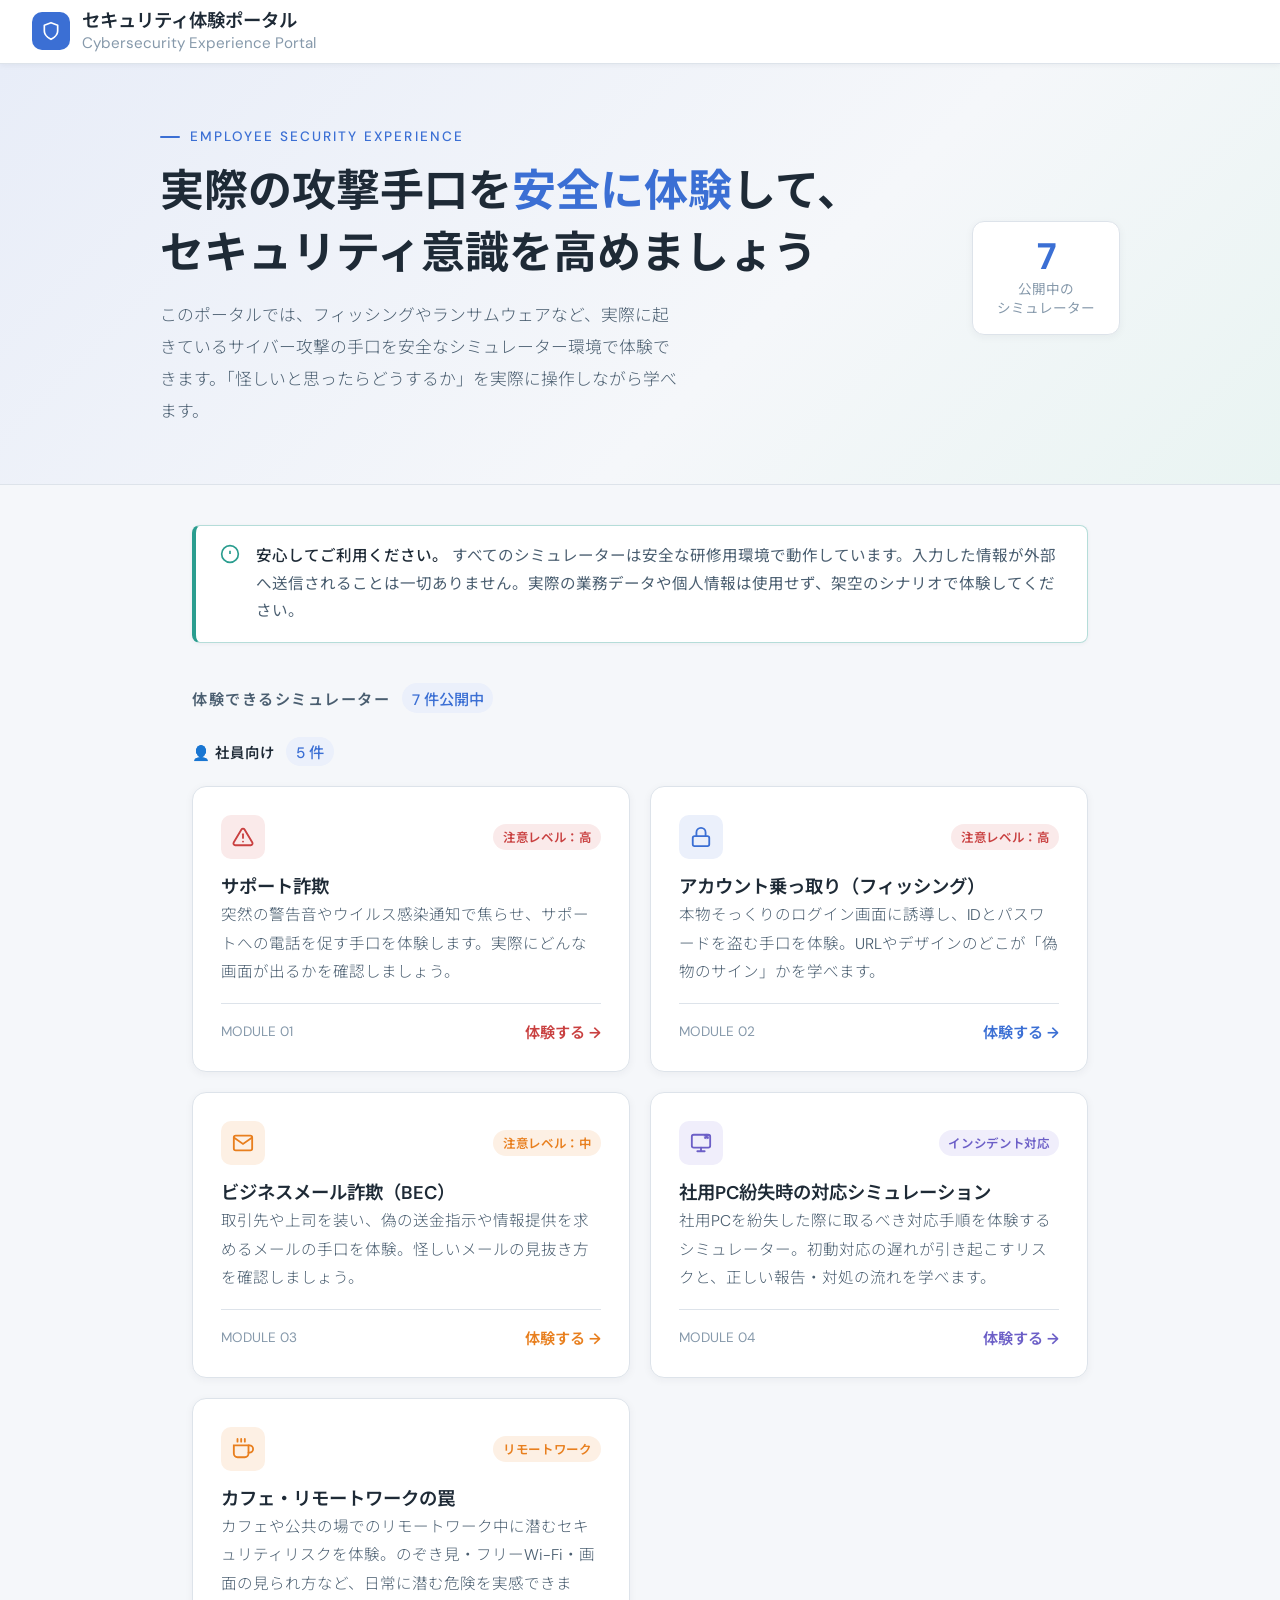
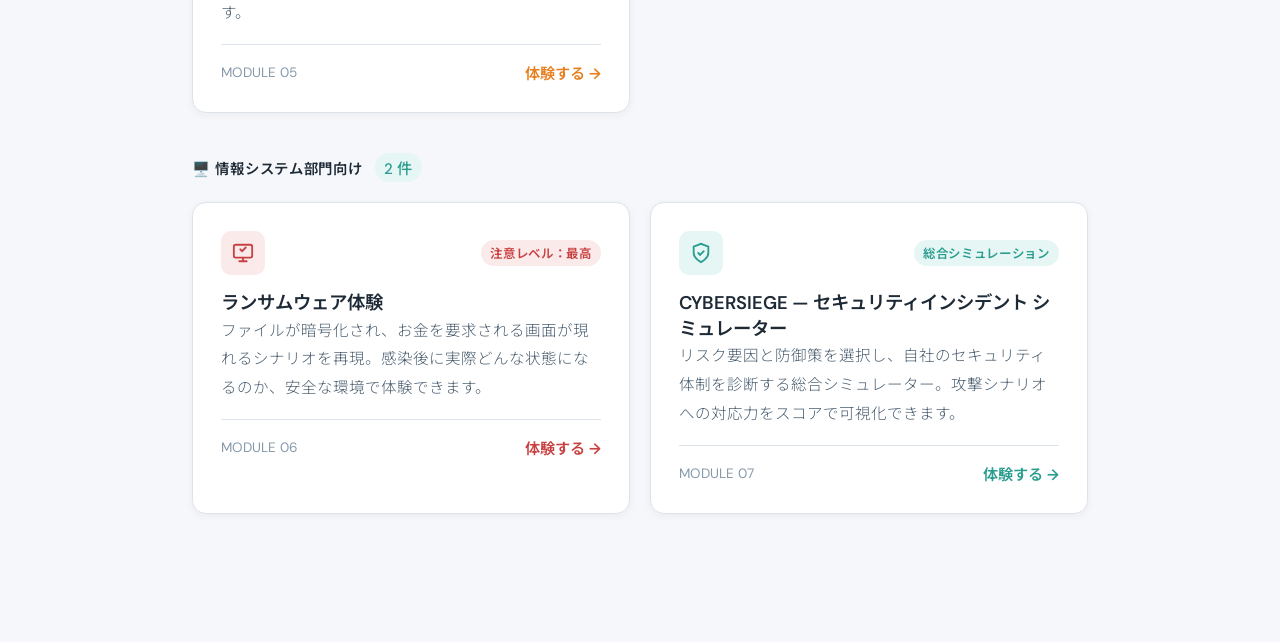
<file: simulator.html>
<!DOCTYPE html>
<html lang="ja">
<head>
    <meta charset="UTF-8">
    <meta name="viewport" content="width=device-width, initial-scale=1.0">
    <title>サイバーセキュリティ体験ポータル</title>
    <link rel="preconnect" href="https://fonts.googleapis.com">
    <link href="https://fonts.googleapis.com/css2?family=Noto+Sans+JP:wght@300;400;500;700&family=DM+Sans:wght@400;500;600&display=swap" rel="stylesheet">
    <style>
        :root {
            --bg:        #f5f7fa;
            --surface:   #ffffff;
            --surface2:  #f0f4f8;
            --border:    #dde3ea;
            --blue:      #3b6fd4;
            --blue-light:#ebf0fb;
            --teal:      #2a9d8f;
            --teal-light:#e6f6f4;
            --amber:     #e87f1e;
            --amber-light:#fdf0e4;
            --red:       #c94040;
            --red-light: #faeaea;
            --text:      #1e2a36;
            --text-mid:  #4a5e70;
            --text-dim:  #8699ab;
            --sans: 'DM Sans', 'Noto Sans JP', sans-serif;
        }

        * { margin: 0; padding: 0; box-sizing: border-box; }
        html { scroll-behavior: smooth; }

        body {
            font-family: var(--sans);
            background: var(--bg);
            color: var(--text);
            min-height: 100vh;
        }

        /* ── HEADER ── */
        header {
            background: var(--surface);
            border-bottom: 1px solid var(--border);
            padding: 0 2rem;
            height: 64px;
            display: flex;
            align-items: center;
            justify-content: space-between;
            position: sticky;
            top: 0;
            z-index: 100;
            box-shadow: 0 1px 6px rgba(30,42,54,0.06);
        }

        .logo {
            display: flex;
            align-items: center;
            gap: 0.75rem;
        }

        .logo-mark {
            width: 38px;
            height: 38px;
            background: var(--blue);
            border-radius: 10px;
            display: flex;
            align-items: center;
            justify-content: center;
            flex-shrink: 0;
        }

        .logo-mark svg {
            width: 20px;
            height: 20px;
            color: white;
        }

        .logo-text {
            font-size: 1.15rem;
            font-weight: 600;
            color: var(--text);
            line-height: 1.2;
        }

        .logo-sub {
            display: block;
            font-size: 0.95rem;
            font-weight: 400;
            color: var(--text-dim);
            margin-top: 1px;
        }

        .header-tag {
            background: var(--teal-light);
            color: var(--teal);
            font-size: 0.85rem;
            font-weight: 500;
            padding: 0.3rem 0.8rem;
            border-radius: 20px;
            border: 1px solid #b5ddd9;
            letter-spacing: 0.03em;
        }

        /* ── HERO ── */
        .hero {
            background: linear-gradient(135deg, #e8edf8 0%, #f5f7fa 60%, #e9f4f2 100%);
            border-bottom: 1px solid var(--border);
            padding: 4rem 2rem 3.5rem;
        }

        .hero-inner {
            max-width: 960px;
            margin: 0 auto;
            display: grid;
            grid-template-columns: 1fr auto;
            gap: 3rem;
            align-items: center;
        }

        .hero-eyebrow {
            font-size: 0.85rem;
            font-weight: 500;
            color: var(--blue);
            letter-spacing: 0.15em;
            text-transform: uppercase;
            margin-bottom: 1rem;
            display: flex;
            align-items: center;
            gap: 0.6rem;
        }

        .hero-eyebrow::before {
            content: '';
            width: 20px;
            height: 2px;
            background: var(--blue);
            display: block;
            border-radius: 2px;
        }

        .hero-title {
            font-size: clamp(1.85rem, 4vw, 2.75rem);
            font-weight: 700;
            line-height: 1.4;
            color: var(--text);
            margin-bottom: 1rem;
        }

        .hero-title em {
            font-style: normal;
            color: var(--blue);
        }

        .hero-desc {
            font-size: 1.05rem;
            color: var(--text-mid);
            line-height: 1.9;
            font-weight: 300;
            max-width: 520px;
        }

        .hero-stats {
            display: flex;
            flex-direction: column;
            gap: 1rem;
            flex-shrink: 0;
        }

        .stat-pill {
            background: var(--surface);
            border: 1px solid var(--border);
            border-radius: 12px;
            padding: 1rem 1.5rem;
            text-align: center;
            box-shadow: 0 2px 8px rgba(30,42,54,0.05);
            min-width: 130px;
        }

        .stat-num {
            font-size: 2.3rem;
            font-weight: 700;
            color: var(--blue);
            line-height: 1;
        }

        .stat-label {
            font-size: 0.85rem;
            color: var(--text-dim);
            margin-top: 0.3rem;
            line-height: 1.4;
        }

        /* ── MAIN CONTENT ── */
        .main {
            max-width: 960px;
            margin: 0 auto;
            padding: 2.5rem 2rem 5rem;
        }

        /* ── NOTICE ── */
        .notice {
            background: var(--surface);
            border: 1px solid #b5ddd9;
            border-left: 4px solid var(--teal);
            border-radius: 8px;
            padding: 1.1rem 1.5rem;
            display: flex;
            gap: 1rem;
            align-items: flex-start;
            box-shadow: 0 1px 4px rgba(30,42,54,0.05);
            margin-bottom: 2.5rem;
        }

        .notice-icon {
            flex-shrink: 0;
            width: 20px;
            height: 20px;
            color: var(--teal);
            margin-top: 1px;
        }

        .notice p {
            font-size: 0.97rem;
            color: var(--text-mid);
            line-height: 1.75;
        }

        .notice strong {
            color: var(--text);
            font-weight: 500;
        }

        /* ── SECTION HEADING ── */
        .section-head {
            display: flex;
            align-items: center;
            gap: 0.75rem;
            margin-bottom: 1.25rem;
        }

        .section-head h2 {
            font-size: 0.95rem;
            font-weight: 600;
            color: var(--text-mid);
            letter-spacing: 0.1em;
            text-transform: uppercase;
        }

        .section-badge {
            font-size: 0.95rem;
            font-weight: 500;
            padding: 0.2rem 0.6rem;
            border-radius: 20px;
        }

        .badge-blue {
            background: var(--blue-light);
            color: var(--blue);
        }

        .badge-gray {
            background: var(--surface2);
            color: var(--text-dim);
        }

        /* ── CARD GRID ── */
        .grid {
            display: grid;
            grid-template-columns: repeat(auto-fill, minmax(300px, 1fr));
            gap: 1.25rem;
            margin-bottom: 3rem;
        }

        /* ── CARD ── */
        .card {
            background: var(--surface);
            border: 1px solid var(--border);
            border-radius: 14px;
            padding: 1.75rem;
            display: flex;
            flex-direction: column;
            gap: 1rem;
            text-decoration: none;
            color: inherit;
            transition: box-shadow 0.2s, transform 0.2s, border-color 0.2s;
            box-shadow: 0 2px 8px rgba(30,42,54,0.05);
            position: relative;
            overflow: hidden;
        }

        .card::after {
            content: '';
            position: absolute;
            inset: 0;
            border-radius: 14px;
            border: 2px solid transparent;
            transition: border-color 0.2s;
            pointer-events: none;
        }

        .card:hover {
            box-shadow: 0 8px 24px rgba(30,42,54,0.1);
            transform: translateY(-3px);
            border-color: transparent;
        }

        .card:hover::after {
            border-color: var(--card-color, var(--blue));
        }

        .card-top {
            display: flex;
            align-items: center;
            justify-content: space-between;
        }

        .card-icon {
            width: 44px;
            height: 44px;
            border-radius: 10px;
            background: var(--card-bg, var(--blue-light));
            display: flex;
            align-items: center;
            justify-content: center;
            color: var(--card-color, var(--blue));
            flex-shrink: 0;
        }

        .card-icon svg {
            width: 22px;
            height: 22px;
        }

        .risk-badge {
            font-size: 0.78rem;
            font-weight: 600;
            padding: 0.25rem 0.6rem;
            border-radius: 20px;
            letter-spacing: 0.05em;
        }

        .risk-high {
            background: var(--red-light);
            color: var(--red);
        }

        .risk-med {
            background: var(--amber-light);
            color: var(--amber);
        }

        .card-title {
            font-size: 1.15rem;
            font-weight: 600;
            color: var(--text);
            line-height: 1.4;
        }

        .card-desc {
            font-size: 0.97rem;
            color: var(--text-mid);
            line-height: 1.85;
            font-weight: 300;
            flex-grow: 1;
        }

        .card-footer {
            padding-top: 1rem;
            border-top: 1px solid var(--border);
            display: flex;
            align-items: center;
            justify-content: space-between;
        }

        .card-tag {
            font-size: 0.85rem;
            color: var(--text-dim);
        }

        .card-btn {
            font-size: 0.95rem;
            font-weight: 600;
            color: var(--card-color, var(--blue));
            display: flex;
            align-items: center;
            gap: 0.3rem;
            transition: gap 0.2s;
        }

        .card:hover .card-btn {
            gap: 0.6rem;
        }

        /* ── DISABLED CARD ── */
        .card.disabled {
            background: var(--surface2);
            border-color: var(--border);
            box-shadow: none;
            pointer-events: none;
            cursor: default;
        }

        .card.disabled .card-title,
        .card.disabled .card-desc {
            color: var(--text-dim);
        }

        /* ── FOOTER ── */
        footer {
            background: var(--surface);
            border-top: 1px solid var(--border);
            padding: 1.5rem 2rem;
        }

        .footer-inner {
            max-width: 960px;
            margin: 0 auto;
            display: flex;
            align-items: center;
            justify-content: space-between;
            flex-wrap: wrap;
            gap: 0.5rem;
        }

        footer p {
            font-size: 0.88rem;
            color: var(--text-dim);
        }

        .footer-internal {
            font-size: 0.85rem;
            color: var(--text-dim);
            background: var(--surface2);
            padding: 0.25rem 0.75rem;
            border-radius: 20px;
            border: 1px solid var(--border);
        }

        /* ── ANIMATIONS ── */
        @keyframes fadeUp {
            from { opacity: 0; transform: translateY(12px); }
            to   { opacity: 1; transform: translateY(0); }
        }

        .hero-inner { animation: fadeUp 0.5s ease both; }
        .notice     { animation: fadeUp 0.55s ease both 0.05s; }
        .grid       { animation: fadeUp 0.6s ease both 0.1s; }

        /* ── RESPONSIVE ── */
        @media (max-width: 700px) {
            .hero-inner { grid-template-columns: 1fr; }
            .hero-stats { flex-direction: row; flex-wrap: wrap; }
            .stat-pill  { flex: 1; min-width: 100px; }
            .grid       { grid-template-columns: 1fr; }
        }
    </style>
</head>
<body>

<!-- HEADER -->
<header>
    <div class="logo">
        <div class="logo-mark">
            <svg viewBox="0 0 24 24" fill="none" stroke="currentColor" stroke-width="2" stroke-linecap="round" stroke-linejoin="round">
                <path d="M12 22s8-4 8-10V5l-8-3-8 3v7c0 6 8 10 8 10z"/>
            </svg>
        </div>
        <div>
            <span class="logo-text">セキュリティ体験ポータル</span>
            <span class="logo-sub">Cybersecurity Experience Portal</span>
        </div>
    </div>

</header>

<!-- HERO -->
<section class="hero">
    <div class="hero-inner">
        <div>
            <div class="hero-eyebrow">Employee Security Experience</div>
            <h1 class="hero-title">
                実際の攻撃手口を<em>安全に体験</em>して、<br>
                セキュリティ意識を高めましょう
            </h1>
            <p class="hero-desc">
                このポータルでは、フィッシングやランサムウェアなど、実際に起きているサイバー攻撃の手口を安全なシミュレーター環境で体験できます。「怪しいと思ったらどうするか」を実際に操作しながら学べます。
            </p>
        </div>
        <div class="hero-stats">
            <div class="stat-pill">
                <div class="stat-num">7</div>
                <div class="stat-label">公開中の<br>シミュレーター</div>
            </div>
        </div>
    </div>
</section>

<!-- MAIN -->
<div class="main">

    <!-- NOTICE -->
    <div class="notice">
        <svg class="notice-icon" viewBox="0 0 24 24" fill="none" stroke="currentColor" stroke-width="2">
            <circle cx="12" cy="12" r="10"/><path d="M12 8v4M12 16h.01"/>
        </svg>
        <p>
            <strong>安心してご利用ください。</strong>
            すべてのシミュレーターは安全な研修用環境で動作しています。入力した情報が外部へ送信されることは一切ありません。実際の業務データや個人情報は使用せず、架空のシナリオで体験してください。
        </p>
    </div>

    <!-- ACTIVE MODULES -->
    <div class="section-head">
        <h2>体験できるシミュレーター</h2>
        <span class="section-badge badge-blue">7 件公開中</span>
    </div>

    <!-- 社員向け -->
    <div class="section-head" style="margin-top:1.5rem;">
        <h2 style="font-size:0.9rem; color:var(--text); font-weight:600; letter-spacing:0.05em; text-transform:none;">
            👤 社員向け
        </h2>
        <span class="section-badge badge-blue">5 件</span>
    </div>

    <div class="grid" style="margin-bottom:2.5rem;">

        <!-- Card 1 -->
        <a class="card" target="_blank" href="support-scam/index.html" style="--card-color:#c94040; --card-bg:#faeaea;">
            <div class="card-top">
                <div class="card-icon">
                    <svg viewBox="0 0 24 24" fill="none" stroke="currentColor" stroke-width="2" stroke-linecap="round">
                        <path d="M10.29 3.86L1.82 18a2 2 0 001.71 3h16.94a2 2 0 001.71-3L13.71 3.86a2 2 0 00-3.42 0z"/>
                        <line x1="12" y1="9" x2="12" y2="13"/>
                        <line x1="12" y1="17" x2="12.01" y2="17"/>
                    </svg>
                </div>
                <span class="risk-badge risk-high">注意レベル：高</span>
            </div>
            <div>
                <div class="card-title">サポート詐欺</div>
                <div class="card-desc">突然の警告音やウイルス感染通知で焦らせ、サポートへの電話を促す手口を体験します。実際にどんな画面が出るかを確認しましょう。</div>
            </div>
            <div class="card-footer">
                <span class="card-tag">MODULE 01</span>
                <span class="card-btn">体験する →</span>
            </div>
        </a>

        <!-- Card 2 -->
        <a class="card" target="_blank" href="account-takeover-simulator.html" style="--card-color:#3b6fd4; --card-bg:#ebf0fb;">
            <div class="card-top">
                <div class="card-icon">
                    <svg viewBox="0 0 24 24" fill="none" stroke="currentColor" stroke-width="2" stroke-linecap="round">
                        <rect x="3" y="11" width="18" height="11" rx="2"/>
                        <path d="M7 11V7a5 5 0 0110 0v4"/>
                    </svg>
                </div>
                <span class="risk-badge risk-high">注意レベル：高</span>
            </div>
            <div>
                <div class="card-title">アカウント乗っ取り（フィッシング）</div>
                <div class="card-desc">本物そっくりのログイン画面に誘導し、IDとパスワードを盗む手口を体験。URLやデザインのどこが「偽物のサイン」かを学べます。</div>
            </div>
            <div class="card-footer">
                <span class="card-tag">MODULE 02</span>
                <span class="card-btn">体験する →</span>
            </div>
        </a>

        <!-- Card 3 -->
        <a class="card" target="_blank" href="bec-simulator.html" style="--card-color:#e87f1e; --card-bg:#fdf0e4;">
            <div class="card-top">
                <div class="card-icon">
                    <svg viewBox="0 0 24 24" fill="none" stroke="currentColor" stroke-width="2" stroke-linecap="round">
                        <path d="M4 4h16c1.1 0 2 .9 2 2v12c0 1.1-.9 2-2 2H4c-1.1 0-2-.9-2-2V6c0-1.1.9-2 2-2z"/>
                        <polyline points="22,6 12,13 2,6"/>
                    </svg>
                </div>
                <span class="risk-badge risk-med">注意レベル：中</span>
            </div>
            <div>
                <div class="card-title">ビジネスメール詐欺（BEC）</div>
                <div class="card-desc">取引先や上司を装い、偽の送金指示や情報提供を求めるメールの手口を体験。怪しいメールの見抜き方を確認しましょう。</div>
            </div>
            <div class="card-footer">
                <span class="card-tag">MODULE 03</span>
                <span class="card-btn">体験する →</span>
            </div>
        </a>

        <!-- Card 4 -->
        <a class="card" target="_blank" href="pc_loss_simulation.html" style="--card-color:#6c5fc7; --card-bg:#f0eefb;">
            <div class="card-top">
                <div class="card-icon">
                    <svg viewBox="0 0 24 24" fill="none" stroke="currentColor" stroke-width="2" stroke-linecap="round">
                        <rect x="2" y="3" width="20" height="14" rx="2"/>
                        <path d="M8 21h8M12 17v4"/>
                        <circle cx="18" cy="5" r="3" fill="currentColor" stroke="none" opacity="0.5"/>
                        <path d="M16.5 3.5l3 3M19.5 3.5l-3 3"/>
                    </svg>
                </div>
                <span class="risk-badge" style="background:#f0eefb; color:#6c5fc7;">インシデント対応</span>
            </div>
            <div>
                <div class="card-title">社用PC紛失時の対応シミュレーション</div>
                <div class="card-desc">社用PCを紛失した際に取るべき対応手順を体験するシミュレーター。初動対応の遅れが引き起こすリスクと、正しい報告・対処の流れを学べます。</div>
            </div>
            <div class="card-footer">
                <span class="card-tag">MODULE 04</span>
                <span class="card-btn">体験する →</span>
            </div>
        </a>

        <!-- Card 5 -->
        <a class="card" target="_blank" href="cafe_security_sim.html" style="--card-color:#e87f1e; --card-bg:#fdf0e4;">
            <div class="card-top">
                <div class="card-icon">
                    <svg viewBox="0 0 24 24" fill="none" stroke="currentColor" stroke-width="2" stroke-linecap="round">
                        <path d="M18 8h1a4 4 0 010 8h-1"/>
                        <path d="M2 8h16v9a4 4 0 01-4 4H6a4 4 0 01-4-4V8z"/>
                        <line x1="6" y1="1" x2="6" y2="4"/>
                        <line x1="10" y1="1" x2="10" y2="4"/>
                        <line x1="14" y1="1" x2="14" y2="4"/>
                    </svg>
                </div>
                <span class="risk-badge risk-med">リモートワーク</span>
            </div>
            <div>
                <div class="card-title">カフェ・リモートワークの罠</div>
                <div class="card-desc">カフェや公共の場でのリモートワーク中に潜むセキュリティリスクを体験。のぞき見・フリーWi-Fi・画面の見られ方など、日常に潜む危険を実感できます。</div>
            </div>
            <div class="card-footer">
                <span class="card-tag">MODULE 05</span>
                <span class="card-btn">体験する →</span>
            </div>
        </a>

    </div>

    <!-- 情報システム部門向け -->
    <div class="section-head">
        <h2 style="font-size:0.9rem; color:var(--text); font-weight:600; letter-spacing:0.05em; text-transform:none;">
            🖥️ 情報システム部門向け
        </h2>
        <span class="section-badge" style="background:#e6f6f4; color:#2a9d8f;">2 件</span>
    </div>

    <div class="grid">

        <!-- Card 6 -->
        <a class="card" target="_blank" href="ransomware.html" style="--card-color:#c94040; --card-bg:#faeaea;">
            <div class="card-top">
                <div class="card-icon">
                    <svg viewBox="0 0 24 24" fill="none" stroke="currentColor" stroke-width="2" stroke-linecap="round">
                        <rect x="2" y="3" width="20" height="14" rx="2"/>
                        <path d="M8 21h8M12 17v4"/>
                        <path d="M9 8l2 2 4-4"/>
                    </svg>
                </div>
                <span class="risk-badge risk-high">注意レベル：最高</span>
            </div>
            <div>
                <div class="card-title">ランサムウェア体験</div>
                <div class="card-desc">ファイルが暗号化され、お金を要求される画面が現れるシナリオを再現。感染後に実際どんな状態になるのか、安全な環境で体験できます。</div>
            </div>
            <div class="card-footer">
                <span class="card-tag">MODULE 06</span>
                <span class="card-btn">体験する →</span>
            </div>
        </a>

        <!-- Card 7 -->
        <a class="card" target="_blank" href="security-simulator.html" style="--card-color:#2a9d8f; --card-bg:#e6f6f4;">
            <div class="card-top">
                <div class="card-icon">
                    <svg viewBox="0 0 24 24" fill="none" stroke="currentColor" stroke-width="2" stroke-linecap="round">
                        <path d="M12 22s8-4 8-10V5l-8-3-8 3v7c0 6 8 10 8 10z"/>
                        <path d="M9 12l2 2 4-4"/>
                    </svg>
                </div>
                <span class="risk-badge" style="background:#e6f6f4; color:#2a9d8f;">総合シミュレーション</span>
            </div>
            <div>
                <div class="card-title">CYBERSIEGE — セキュリティインシデント シミュレーター</div>
                <div class="card-desc">リスク要因と防御策を選択し、自社のセキュリティ体制を診断する総合シミュレーター。攻撃シナリオへの対応力をスコアで可視化できます。</div>
            </div>
            <div class="card-footer">
                <span class="card-tag">MODULE 07</span>
                <span class="card-btn">体験する →</span>
            </div>
        </a>

    </div>


</div>

<!-- FOOTER -->


</body>
</html>
</file>
<file: support-scam/style.css>
:root {
    --bg-color: #050505;
    --panel-bg: #111;
    --hacker-red: #ff3e3e;
    --player-blue: #00d4ff;
    --text-color: #eee;
    --accent-gold: #ffd700;
}

body {
    background-color: var(--bg-color);
    color: var(--text-color);
    font-family: 'Segoe UI', sans-serif;
    margin: 0;
}

#simulator-container {
    max-width: 1200px;
    margin: 20px auto;
    background: var(--panel-bg);
    border: 1px solid #333;
    border-radius: 12px;
    box-shadow: 0 0 50px rgba(0,0,0,0.9);
    position: relative;
    overflow: hidden;
}

/* 1. イントロ画面 */
#intro-screen {
    padding: 40px;
    text-align: center;
    position: relative;
    min-height: 500px;
}

.hacker-bg-layer {
    position: absolute;
    top: 0; left: 0; width: 100%; height: 100%;
    z-index: 0;
    opacity: 0.1;
    display: flex; justify-content: center; align-items: center;
    font-size: 20rem; color: #fff; pointer-events: none;
}

header h1 {
    font-size: 2.5em; color: var(--hacker-red);
    text-shadow: 0 0 10px var(--hacker-red);
    position: relative; z-index: 1; margin-bottom: 30px;
}

.intro-content {
    background: rgba(0,0,0,0.6);
    padding: 30px; font-size: 1.4em; line-height: 2;
    color: #fff; border: 1px solid #444; border-radius: 8px;
    position: relative; z-index: 1; text-align: left;
}

.footer-btn { text-align: center; margin-top: 30px; position: relative; z-index: 2; }

/* 青く光るボタン */
.primary-btn {
    background: transparent;
    color: var(--player-blue);
    border: 2px solid var(--player-blue);
    padding: 15px 40px;
    font-size: 1.4em; font-weight: bold; cursor: pointer; transition: 0.3s;
    border-radius: 4px; box-shadow: 0 0 15px var(--player-blue);
    animation: pulseBlue 1.5s infinite alternate;
}
.primary-btn:hover { background: var(--player-blue); color: #000; box-shadow: 0 0 30px var(--player-blue); }
@keyframes pulseBlue { from { box-shadow: 0 0 10px var(--player-blue); } to { box-shadow: 0 0 25px var(--player-blue), 0 0 5px var(--player-blue) inset; } }

/* 2. 偽警告画面 */
.alert-overlay {
    position: fixed; top: 0; left: 0; width: 100%; height: 100%;
    background: rgba(0,0,0,0.9); z-index: 9999;
    display: flex; justify-content: center; align-items: center;
}
.fake-window {
    background: #fff; color: #333; width: 600px;
    border: 4px solid #0078d4; box-shadow: 0 0 60px red;
    animation: shake 0.5s infinite;
}
@keyframes shake { 0% { transform: translate(1px, 1px) rotate(0deg); } 50% { transform: translate(-1px, -2px) rotate(-1deg); } 100% { transform: translate(1px, -2px) rotate(-1deg); } }

.ms-header { background: #0078d4; color: #fff; padding: 10px; font-weight: bold; }
.alert-content { padding: 40px; text-align: center; }
.blink-red { color: red; font-weight: bold; animation: blink 0.5s infinite; }
.phone-num { font-size: 2.5em; font-weight: bold; margin: 20px 0; color: #000; }
.call-btn {
    background: #e74c3c; color: white; border: none; padding: 20px 50px;
    font-size: 1.8em; font-weight: bold; border-radius: 50px; cursor: pointer;
    box-shadow: 0 0 20px #e74c3c; animation: pulse 1s infinite;
}
@keyframes pulse { 0% { box-shadow: 0 0 0 0 rgba(231, 76, 60, 0.7); } 70% { box-shadow: 0 0 0 20px rgba(0,0,0,0); } 100% { box-shadow: 0 0 0 0 rgba(0,0,0,0); } }

/* 3. メインゲーム */
#main-game { padding: 20px; }
#main-game header { display: flex; justify-content: space-between; align-items: center; margin-bottom: 20px; border-bottom: 1px solid #333; padding-bottom: 10px;}

#status-display-row { display: flex; gap: 20px; margin-bottom: 10px; }
.status-group { flex: 1; background: #000; padding: 15px; border: 1px solid #333; display: flex; justify-content: space-between; align-items: center; border-radius: 6px;}
.value { font-size: 1.8em; font-weight: bold; color: var(--accent-gold); }
.value.safe { color: #00ff41; }
.value.danger { color: #ff3e3e; }
.gauge-container { background: #333; height: 6px; width: 100%; border-radius: 3px; margin-bottom: 20px; }
.gauge-fill { background: linear-gradient(90deg, var(--player-blue), var(--hacker-red)); height: 100%; width: 0%; transition: width 0.5s; }

#interaction-grid { display: grid; grid-template-columns: 300px 1fr 300px; gap: 20px; min-height: 500px; }

/* 左カラム */
.column-left { display: flex; flex-direction: column; gap: 15px; }
.visual-icon-box { text-align: center; margin-bottom: 10px; font-size: 1.2em; font-weight: bold; }
.visual-icon-box i { font-size: 5em; margin-bottom: 10px; display: block; filter: drop-shadow(0 0 10px rgba(0,212,255,0.5)); }
.visual-icon-box.hacker-box i { filter: drop-shadow(0 0 10px rgba(255,62,62,0.5)); }
.blinking-text { color: var(--player-blue); font-weight: bold; animation: blink 1.5s infinite; text-align: center; height: 20px; }
@keyframes blink { 50% { opacity: 0; } }
#choices-area button {
    width: 100%; padding: 15px; margin-bottom: 10px; background: #222; color: #fff;
    border: 1px solid #555; border-radius: 8px; cursor: pointer; text-align: left;
    transition: 0.2s;
}
#choices-area button:hover { background: var(--player-blue); color: #000; }

/* 中カラム */
.bubble { padding: 20px; border-radius: 12px; margin-bottom: 20px; font-size: 1.1em; line-height: 1.6; }
.hacker-bubble { background: #2a0a0a; border: 1px solid var(--hacker-red); color: #fff; }
.player-bubble { background: #0a1a2a; border: 1px solid var(--player-blue); color: #ccc; text-align: right; }
.hidden { display: none !important; }

/* 右カラム */
#screen-monitor { background: #000; border: 4px solid #333; border-radius: 8px; height: 300px; position: relative; overflow: hidden; margin-top: 20px; }
.monitor-off { background: #111; display: flex; align-items: center; justify-content: center; }
.monitor-off::after { content: "NO SIGNAL"; color: #333; }
.fake-tool { width: 100%; height: 100%; background: #fff; color: #000; font-family: monospace; font-size: 0.9em; display: flex; flex-direction: column; }
.tool-header { background: #ddd; padding: 5px; font-weight: bold; }
.tool-body { padding: 10px; flex: 1; overflow-y: auto; }
#fake-cmd-tree, #fake-cmd-netstat { background: #000; color: #0f0; }
#fake-cmd-tree .tool-header, #fake-cmd-netstat .tool-header { background: #333; color: #fff; }
.log-row.error { color: red; }
#remote-overlay { background: rgba(255,0,0,0.2); position: absolute; top: 0; left: 0; display: flex; align-items: center; justify-content: center; border: 2px solid red; }
.remote-warning { color: red; font-size: 1.5em; text-align: center; font-weight: bold; background: rgba(0,0,0,0.8); padding: 20px; }

/* 解説パネル（デザイン強化） */
#explanation-container { margin-top: 30px; border: 1px solid #444; background: #1a1a1f; border-radius: 8px; overflow: hidden; }
.toggle-header { display: flex; justify-content: space-between; align-items: center; padding: 15px; background: #222; border-bottom: 1px solid #333; }
.toggle-label { font-weight: bold; color: var(--accent-gold); font-size: 1.1em; }
.toggle-sub { font-size: 0.8em; color: #888; margin-left: 10px; font-weight: normal; }
.toggle-control { display: flex; align-items: center; gap: 10px; }
.off-text, .on-text { font-size: 0.8em; color: #666; font-weight: bold; }
#description-panel { padding: 20px; background: #111; color: #ddd; line-height: 1.6; border-left: 5px solid var(--accent-gold); }
.hidden-desc { display: none; }

.switch { position: relative; display: inline-block; width: 60px; height: 30px; }
.switch input { opacity: 0; width: 0; height: 0; }
.slider { position: absolute; cursor: pointer; top: 0; left: 0; right: 0; bottom: 0; background-color: #555; transition: .4s; border-radius: 34px; }
.slider:before { position: absolute; content: ""; height: 22px; width: 22px; left: 4px; bottom: 4px; background-color: white; transition: .4s; border-radius: 50%; }
input:checked + .slider { background-color: var(--player-blue); }
input:checked + .slider:before { transform: translateX(30px); }

/* 4. 結果画面（デザイン強化） */
.result-container { padding: 40px; background: #f4f4f4; color: #111; border-radius: 8px; }
.result-header { text-align: center; margin-bottom: 40px; border-bottom: 2px solid #ddd; padding-bottom: 20px; }
.verdict-badge { font-size: 2.5em; font-weight: bold; padding: 15px 40px; border: 4px solid; display: inline-block; transform: rotate(-3deg); text-transform: uppercase; letter-spacing: 2px; }
.verdict-badge.safe { color: #00a000; border-color: #00a000; background: #e0ffe0; }
.verdict-badge.danger { color: #d00000; border-color: #d00000; background: #ffe0e0; }

.stats-summary { display: flex; gap: 20px; margin-bottom: 30px; }
.stat-box { flex: 1; background: #fff; padding: 20px; border-radius: 8px; box-shadow: 0 2px 5px rgba(0,0,0,0.1); text-align: center; border-top: 5px solid #555; }
.stat-box.damage { border-top-color: #ff3e3e; }
.stat-box.security { border-top-color: #0078d4; }
.stat-icon { font-size: 2em; margin-bottom: 10px; color: #555; }
.stat-value { font-size: 1.8em; font-weight: bold; }

.result-details-grid { display: flex; gap: 30px; margin-bottom: 40px; }
.detail-card { flex: 1; background: #fff; padding: 25px; border-radius: 8px; box-shadow: 0 2px 10px rgba(0,0,0,0.05); }
.detail-card h3 { margin-top: 0; border-bottom: 1px solid #eee; padding-bottom: 10px; display: flex; align-items: center; gap: 10px; }
.player-loss h3 { color: #d00000; }
.hacker-gain h3 { color: #006400; }
.detail-list { padding-left: 20px; margin: 0; list-style: none; }
.detail-list li { margin-bottom: 10px; position: relative; padding-left: 5px; }

.action-plan { background: #fffbe6; border: 2px solid #ffd700; padding: 25px; border-radius: 8px; margin-bottom: 30px; }
.action-plan h3 { color: #997a00; margin-top: 0; }
.action-plan ul { list-style: none; padding: 0; }
.action-plan li { margin-bottom: 12px; display: flex; align-items: center; gap: 10px; font-size: 1.1em; }

.retry-btn { background: #111; color: #fff; border: none; padding: 20px 60px; font-size: 1.5em; cursor: pointer; border-radius: 8px; transition: 0.3s; display: block; margin: 0 auto; }
.retry-btn:hover { background: #333; transform: scale(1.02); }

.value.caution { color: #ffd700; } /* 黄色 */
.value.warning { color: #ff8c00; } /* オレンジ */
.value.danger { color: #ff3e3e; }  /* 赤 */
.value.safe { color: #00ff41; }    /* 緑 */

/* --- スマホ・タブレット向けレスポンシブ対応 --- */
@media screen and (max-width: 900px) {
    /* コンテナの余白を減らす */
    #simulator-container {
        margin: 10px;
        padding: 15px;
        width: auto;
    }

    /* 3列レイアウトを1列に変更 */
    #interaction-grid {
        display: flex;
        flex-direction: column-reverse; /* スマホでは操作しやすいよう「選択肢」を下、「会話」を上に */
        gap: 20px;
    }

    /* 各カラムの順序制御 */
    /* 1. 会話（中央） */
    .column-center { order: 2; }
    /* 2. ハッカー画面（右） */
    .column-right { order: 1; margin-bottom: 10px; }
    /* 3. プレイヤー選択肢（左） */
    .column-left { order: 3; }

    /* モニターの高さを調整 */
    #screen-monitor { height: 200px; }

    /* ステータス表示を縦並びまたは縮小 */
    #status-display-row {
        flex-direction: column;
        gap: 10px;
    }

    /* 文字サイズ調整 */
    header h1 { font-size: 1.5em; }
    .intro-content { font-size: 1em; }
    .bubble { font-size: 1em; padding: 15px; }
    .primary-btn { width: 100%; padding: 15px; box-sizing: border-box; }
    
    /* 偽警告ウィンドウの幅調整 */
    .fake-window { width: 95%; margin: 0 auto; }
    .phone-num { font-size: 1.8em; }
    .call-btn { font-size: 1.2em; padding: 15px 30px; width: 100%; }
}
</file>
